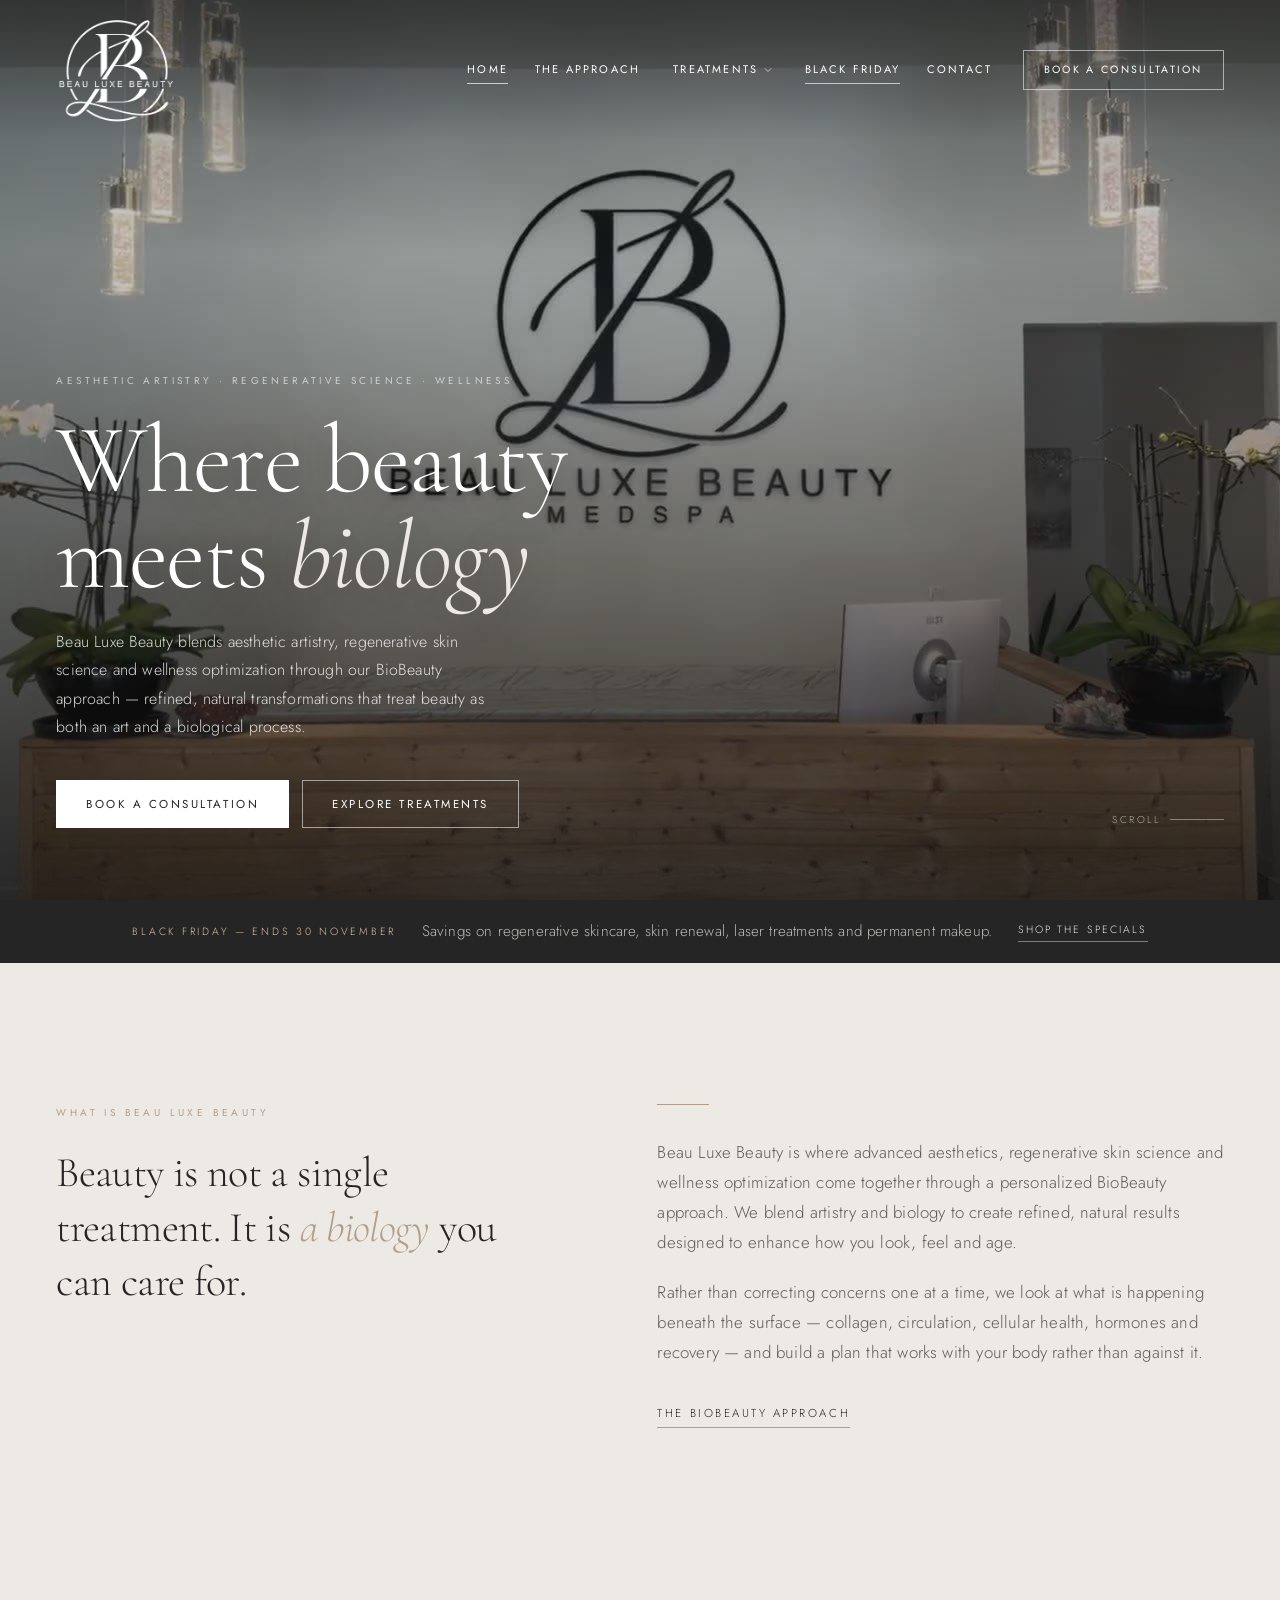
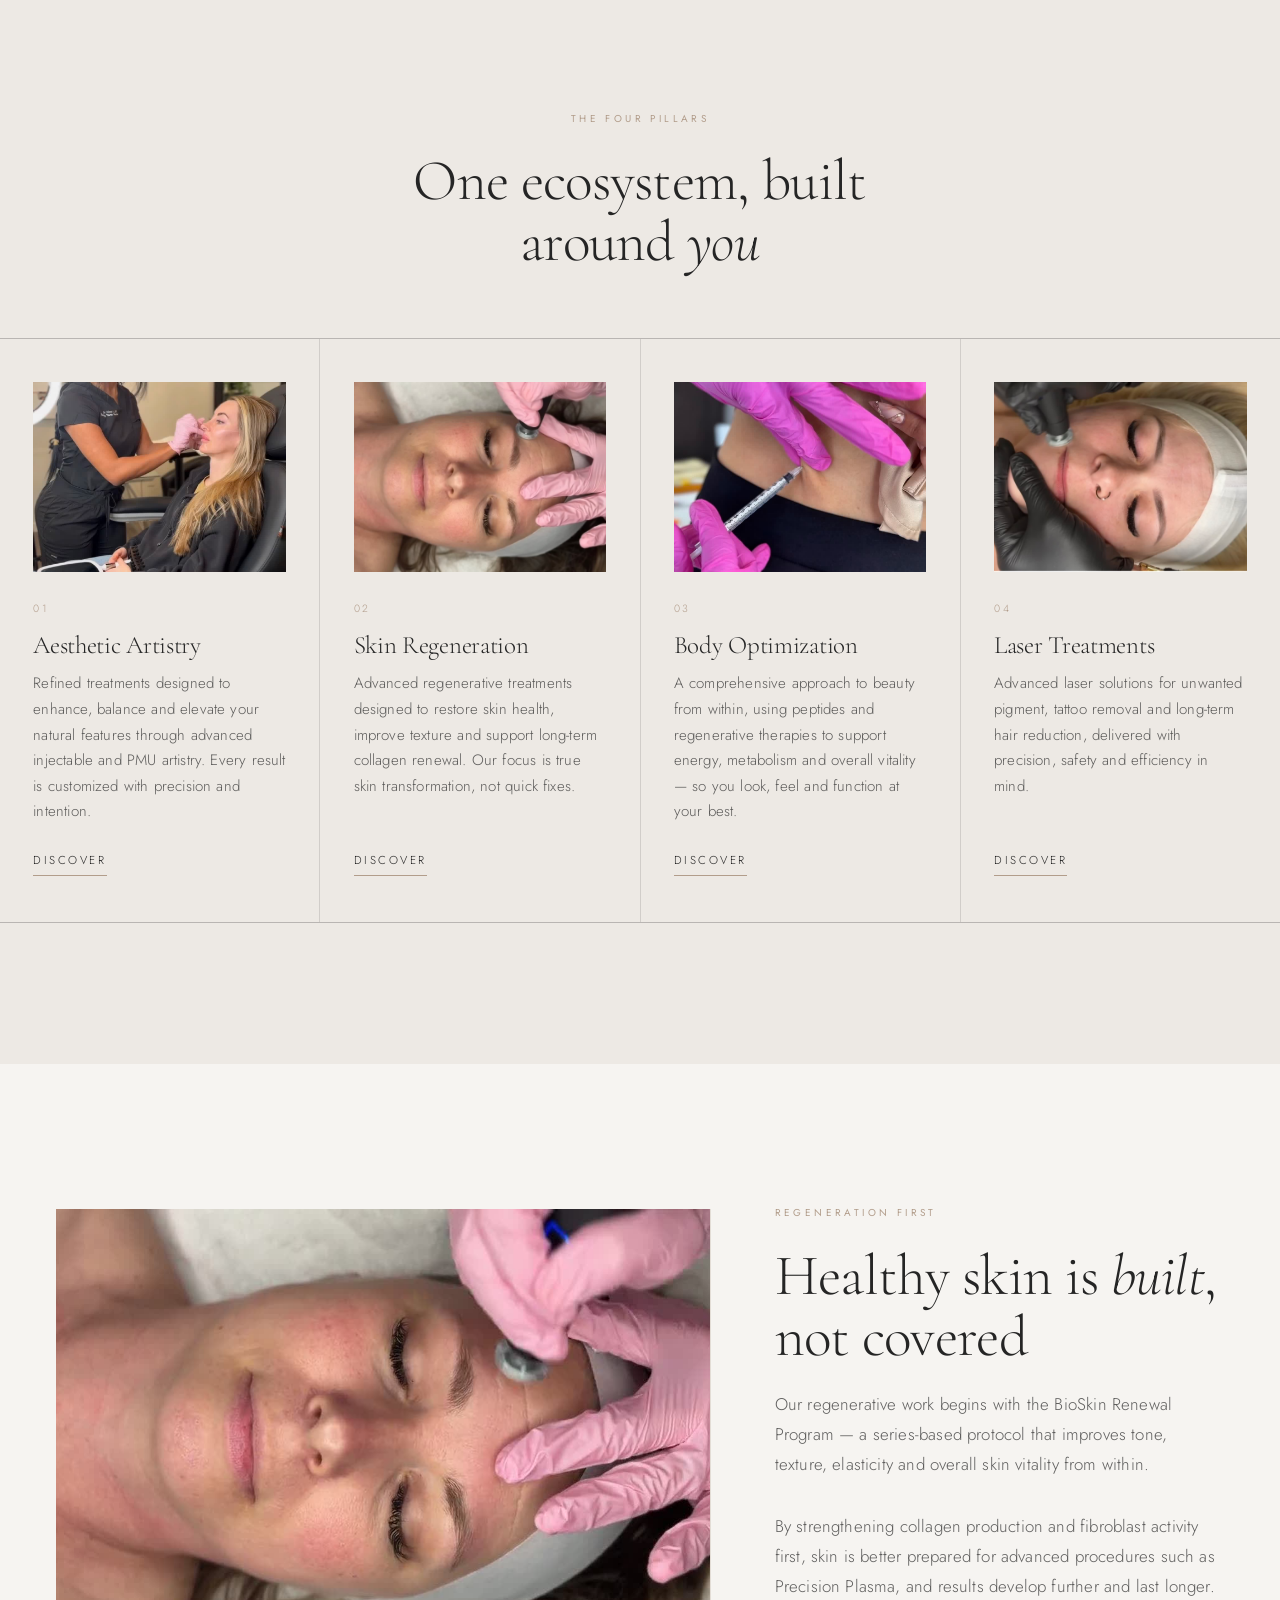
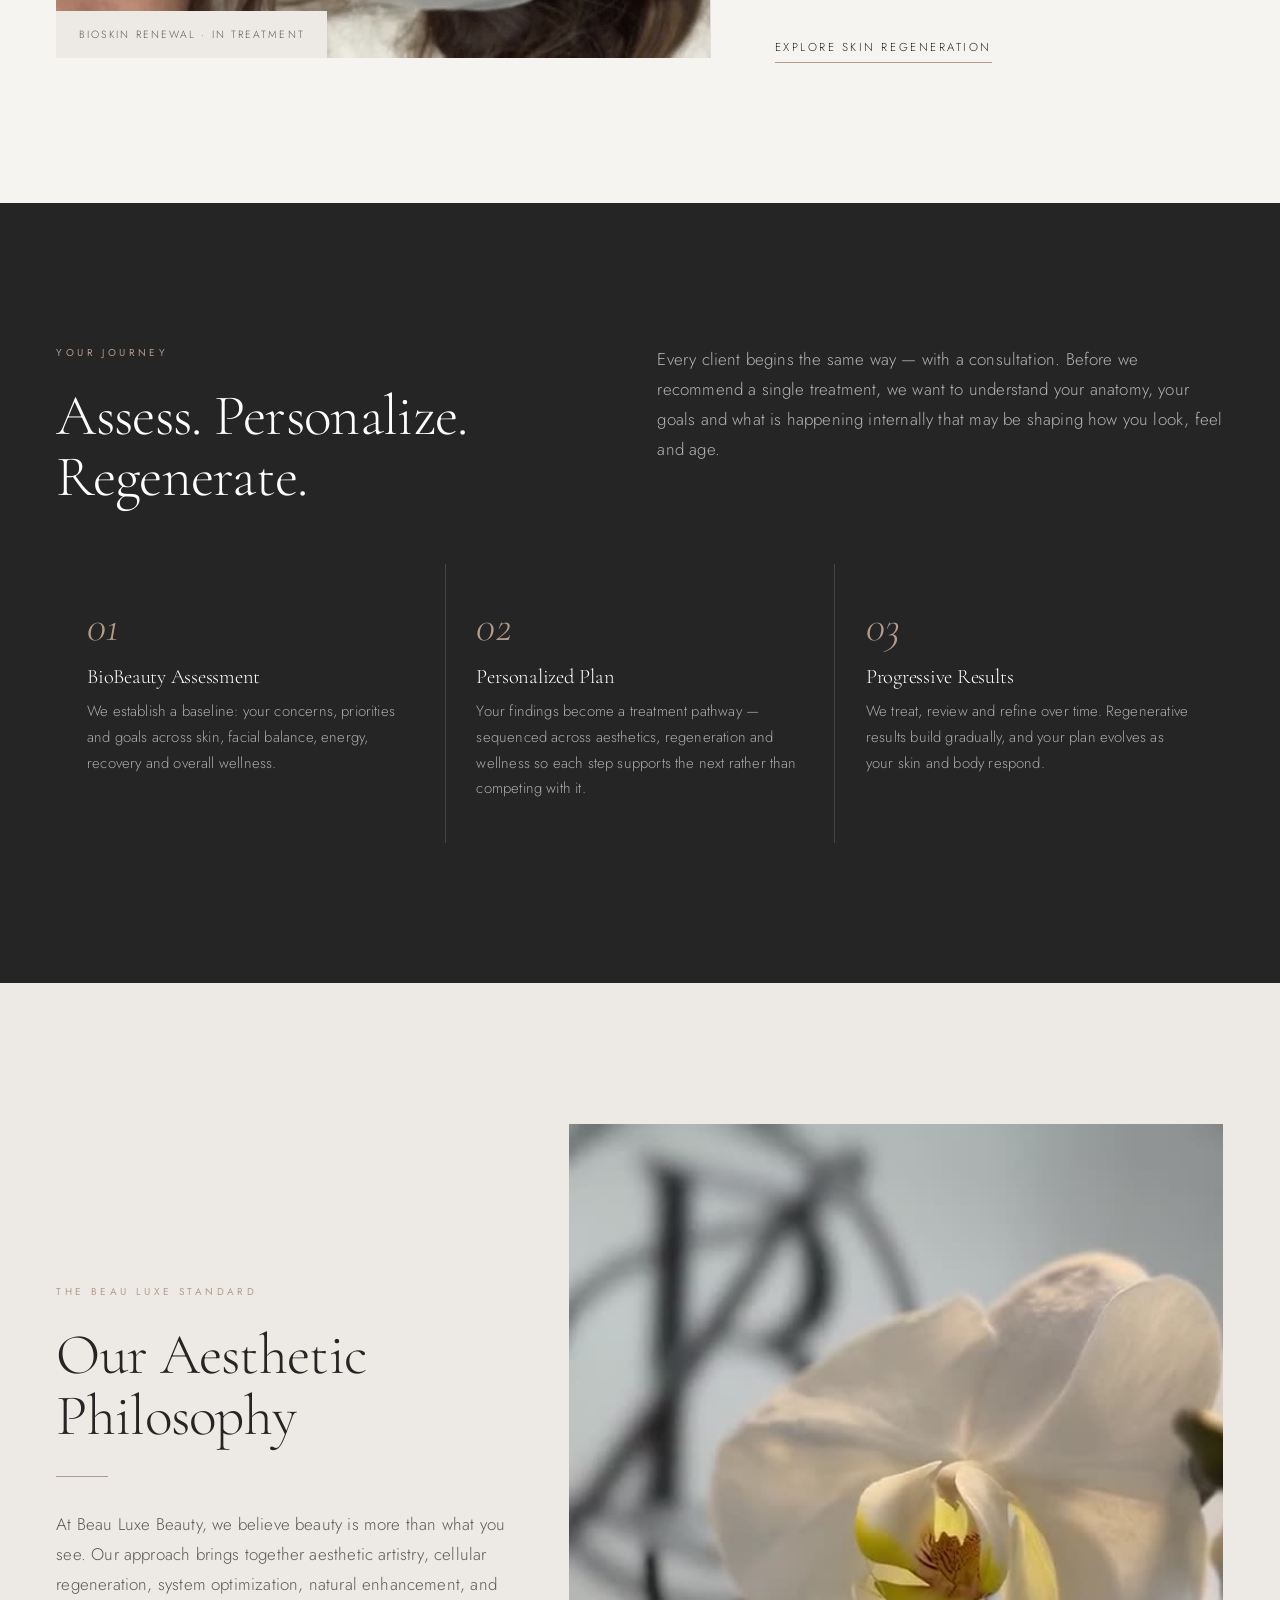
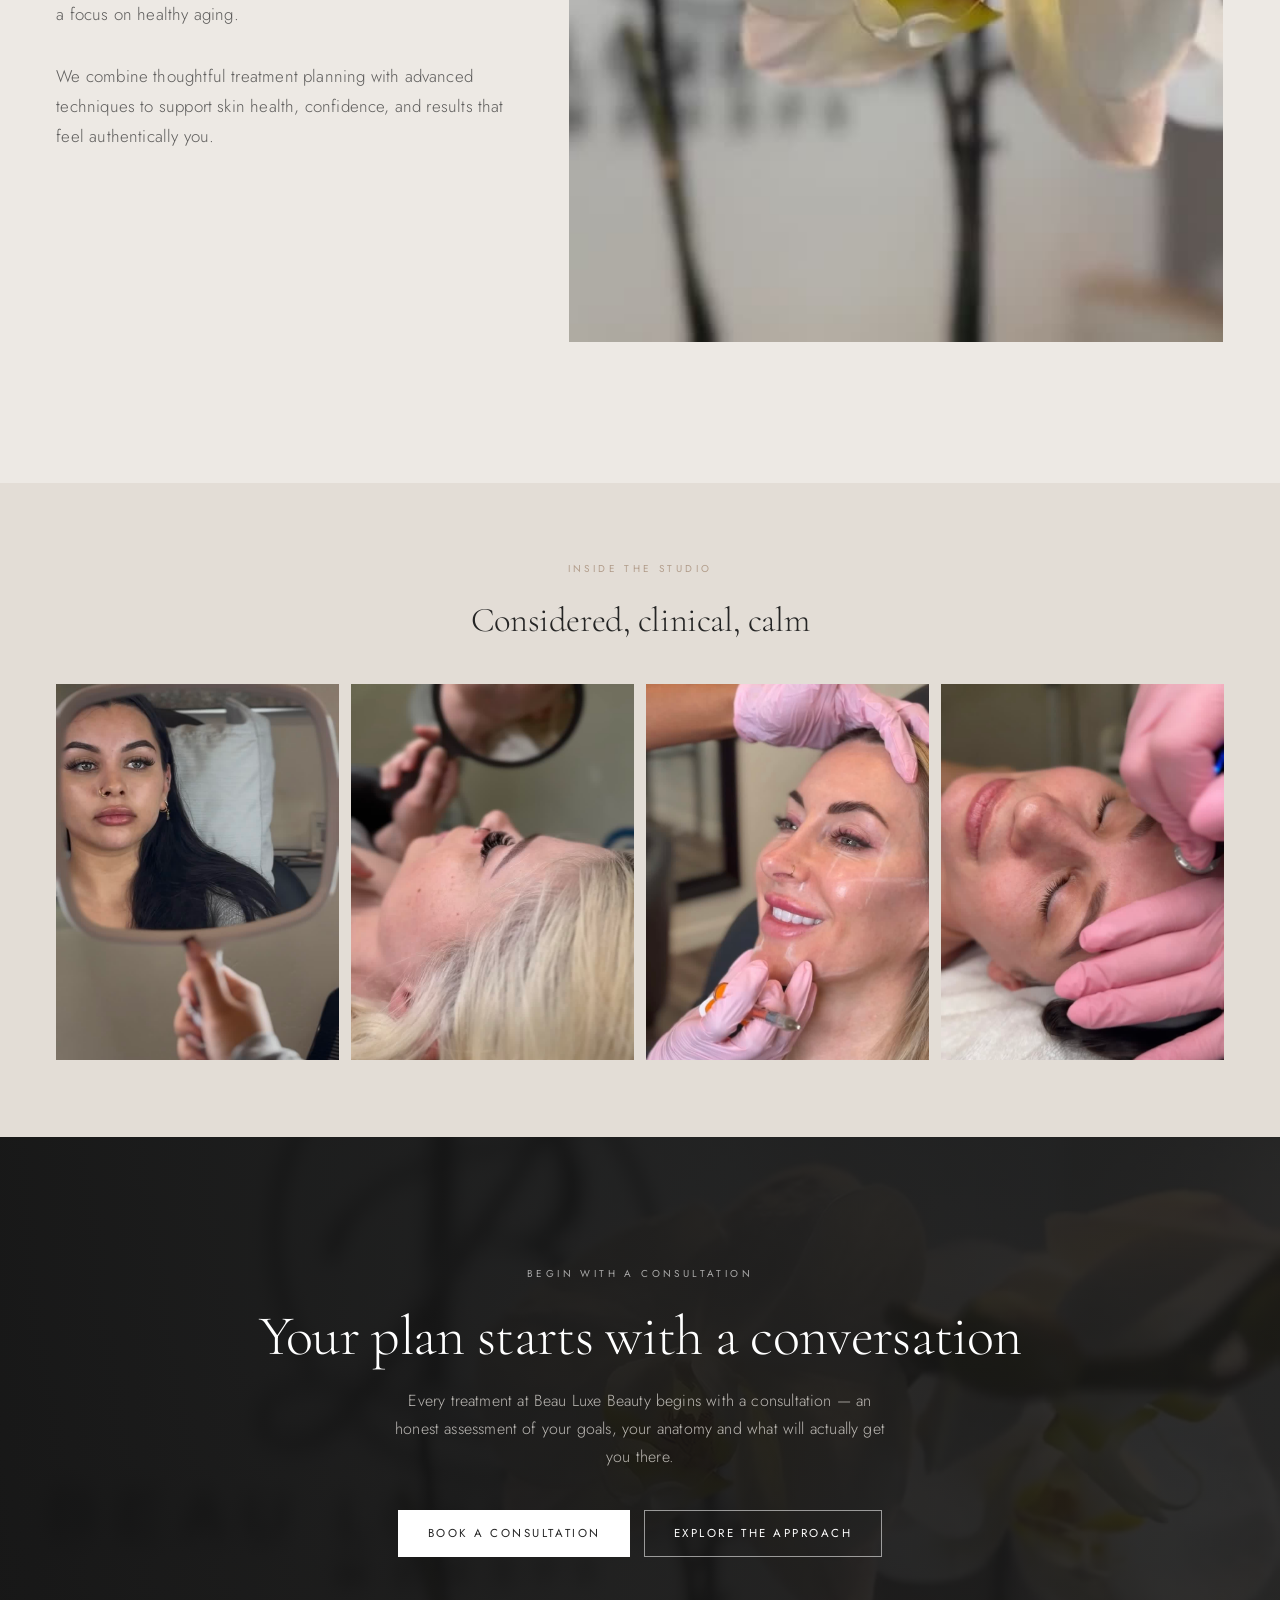
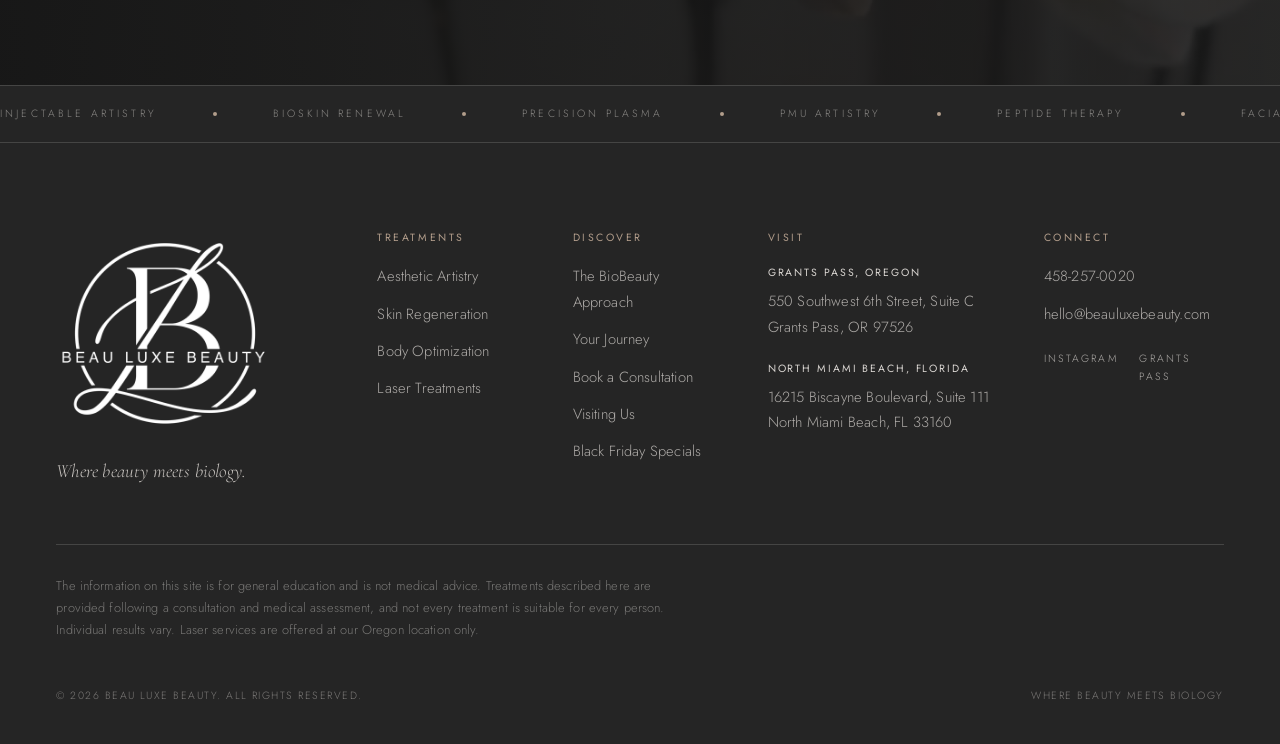
<file: index.html>
<!doctype html>
<html lang="en">
<head>
<meta charset="utf-8">
<meta name="viewport" content="width=device-width, initial-scale=1">
<script>document.documentElement.className += " js no-anim";</script>
<title>Beau Luxe Beauty | Where Beauty Meets Biology</title>
<meta name="description" content="Beau Luxe Beauty is a med spa where advanced aesthetics, regenerative skin science and wellness optimization come together through a personalized BioBeauty approach.">
<meta name="theme-color" content="#EDE9E4">
<meta property="og:site_name" content="Beau Luxe Beauty">
<meta property="og:title" content="Beau Luxe Beauty | Where Beauty Meets Biology">
<meta property="og:description" content="Beau Luxe Beauty is a med spa where advanced aesthetics, regenerative skin science and wellness optimization come together through a personalized BioBeauty approach.">
<meta property="og:type" content="website">
<meta property="og:image" content="https://www.beauluxebeauty.com/assets/img/poster-hero.jpg">
<meta property="og:url" content="https://www.beauluxebeauty.com/">
<link rel="canonical" href="https://www.beauluxebeauty.com/">
<link rel="icon" href="assets/img/favicon-32.png" sizes="32x32">
<link rel="apple-touch-icon" href="assets/img/favicon-180.png">
<link rel="preconnect" href="https://fonts.googleapis.com">
<link rel="preconnect" href="https://fonts.gstatic.com" crossorigin>
<link href="https://fonts.googleapis.com/css2?family=Cormorant+Garamond:ital,wght@0,300;0,400;0,500;1,300;1,400&family=Jost:wght@300;400;500&display=swap" rel="stylesheet">
<link rel="stylesheet" href="assets/css/styles.css">
<script defer src="assets/js/main.js"></script>
</head>
<body class="">
<a class="skip" href="#main">Skip to content</a>
<header class="header">
  <div class="header__inner">
    <a class="brand" href="index.html">
      <img class="brand__light" src="assets/img/logo-head-white.png" width="280" height="257" alt="Beau Luxe Beauty">
      <img class="brand__dark" src="assets/img/logo-head.png" width="280" height="257" alt="" aria-hidden="true">
    </a>

    <nav class="nav" aria-label="Primary">
      <ul class="nav__list">
        <li><a class="nav__link" aria-current="page" href="index.html">Home</a></li>
        <li><a class="nav__link" href="about.html">The Approach</a></li>
        <li class="nav__item">
          <button type="button" class="nav__link nav__toggle" aria-expanded="false">
            Treatments
            <svg viewBox="0 0 10 6" aria-hidden="true" fill="none"><path d="M1 1l4 4 4-4" stroke="currentColor" stroke-width="1"/></svg>
          </button>
          <div class="nav__panel">
            <a href="aesthetic-artistry.html">Aesthetic Artistry<span>Injectable &amp; PMU</span></a>
            <a href="skin-regeneration.html">Skin Regeneration<span>BioSkin Renewal &amp; Precision Plasma</span></a>
            <a href="body-optimization.html">Body Optimization<span>Beauty from within</span></a>
            <a href="laser-treatments.html">Laser Treatments<span>Oregon</span></a>
          </div>
        </li>
        <li><a class="nav__link nav__link--bf" href="blackfriday.html">Black Friday</a></li>
        <li><a class="nav__link" href="contact.html">Contact</a></li>
      </ul>
      <a class="btn" data-book href="contact.html">Book a Consultation</a>
    </nav>

    <button class="burger" type="button" aria-expanded="false" aria-controls="drawer">
      <span></span><span></span><span></span>
      <span class="sr-only">Open menu</span>
    </button>
  </div>
</header>

<div class="drawer" id="drawer" aria-hidden="true">
  <ul class="drawer__list">
    <li><a href="index.html">Home</a></li>
    <li><a href="about.html">The Approach</a></li>
    <li>
      <a href="aesthetic-artistry.html">Treatments</a>
      <div class="drawer__sub">
        <a href="aesthetic-artistry.html">Aesthetic Artistry</a>
        <a href="skin-regeneration.html">Skin Regeneration</a>
        <a href="body-optimization.html">Body Optimization</a>
        <a href="laser-treatments.html">Laser Treatments</a>
      </div>
    </li>
    <li><a href="blackfriday.html">Black Friday Specials</a></li>
    <li><a href="contact.html">Contact</a></li>
  </ul>
  <div class="drawer__foot">
    <a class="btn btn--solid-light" data-book href="contact.html">Book a Consultation</a>
    <p class="drawer__meta">Where beauty meets biology</p>
  </div>
</div>
<main id="main">

  <!-- ===== Hero ===== -->
  <section class="hero">
    <div class="hero__media">
      <video data-bg data-src="assets/video/hero-reception.mp4" muted loop playsinline preload="none"
             poster="assets/img/poster-hero.jpg">
        <img src="assets/img/poster-hero.jpg" alt="The Beau Luxe Beauty reception, with white orchids beneath the signature monogram">
      </video>
    </div>

    <div class="hero__inner">
      <span class="eyebrow eyebrow--light">Aesthetic Artistry &middot; Regenerative Science &middot; Wellness</span>
      <h1 class="hero__title">Where beauty meets <em>biology</em></h1>
      <p class="hero__text">
        Beau Luxe Beauty blends aesthetic artistry, regenerative skin science and wellness
        optimization through our BioBeauty approach &mdash; refined, natural transformations
        that treat beauty as both an art and a biological process.
      </p>
      <div class="hero__actions">
        <a class="btn btn--solid-light" data-book href="contact.html">Book a Consultation</a>
        <a class="btn btn--light" href="#pillars">Explore Treatments</a>
      </div>
    </div>

    <div class="scroll-cue" aria-hidden="true"><span>Scroll</span><i></i></div>
  </section>

  <!-- ===== Black Friday teaser (campaign only - remove after 30 Nov 2026) ===== -->
  <div class="bfteaser">
    <div class="wrap bfteaser__inner">
      <span class="bfteaser__tag">Black Friday &mdash; ends 30 November</span>
      <p class="bfteaser__txt">Savings on regenerative skincare, skin renewal, laser treatments and permanent makeup.</p>
      <a class="bfteaser__link" href="blackfriday.html">Shop the Specials</a>
    </div>
  </div>

  <!-- ===== Introduction ===== -->
  <section class="section">
    <div class="wrap split">
      <div class="reveal">
        <span class="eyebrow">What is Beau Luxe Beauty</span>
        <p class="statement">
          Beauty is not a single treatment. It is <em>a biology</em> you can care for.
        </p>
      </div>
      <div class="reveal" data-d="1">
        <hr class="rule-short">
        <p class="lede">
          Beau Luxe Beauty is where advanced aesthetics, regenerative skin science and wellness
          optimization come together through a personalized BioBeauty approach. We blend artistry
          and biology to create refined, natural results designed to enhance how you look, feel and age.
        </p>
        <p class="lede">
          Rather than correcting concerns one at a time, we look at what is happening beneath the
          surface &mdash; collagen, circulation, cellular health, hormones and recovery &mdash; and build a
          plan that works with your body rather than against it.
        </p>
        <p style="margin-top:2rem"><a class="link-line" href="about.html">The BioBeauty Approach</a></p>
      </div>
    </div>
  </section>


  <!-- ===== Four pillars ===== -->
  <section class="section" id="pillars">
    <div class="wrap center" style="margin-bottom:clamp(38px,5vw,70px)">
      <span class="eyebrow reveal">The Four Pillars</span>
      <h2 class="d2 reveal" data-d="1" style="max-width:20ch;margin-inline:auto">
        One ecosystem, built around <em class="i">you</em>
      </h2>
    </div>

    <div class="pillars">
      <article class="pillar reveal">
        <div class="pillar__media">
          <img src="assets/img/inject-provider-01.jpg" alt="A provider performing a customised injectable treatment" loading="lazy">
        </div>
        <span class="pillar__num">01</span>
        <h3 class="pillar__title">Aesthetic Artistry</h3>
        <p class="pillar__text">
          Refined treatments designed to enhance, balance and elevate your natural features through
          advanced injectable and PMU artistry. Every result is customized with precision and intention.
        </p>
        <a class="link-line" href="aesthetic-artistry.html">Discover</a>
      </article>

      <article class="pillar reveal" data-d="1">
        <div class="pillar__media">
          <img src="assets/img/skin-plasma-01.jpg" alt="A regenerative plasma treatment being performed on the face" loading="lazy">
        </div>
        <span class="pillar__num">02</span>
        <h3 class="pillar__title">Skin Regeneration</h3>
        <p class="pillar__text">
          Advanced regenerative treatments designed to restore skin health, improve texture and support
          long-term collagen renewal. Our focus is true skin transformation, not quick fixes.
        </p>
        <a class="link-line" href="skin-regeneration.html">Discover</a>
      </article>

      <article class="pillar reveal" data-d="2">
        <div class="pillar__media">
          <img src="assets/img/body-peptide-01.jpg" alt="A peptide therapy injection being administered" loading="lazy">
        </div>
        <span class="pillar__num">03</span>
        <h3 class="pillar__title">Body Optimization</h3>
        <p class="pillar__text">
          A comprehensive approach to beauty from within, using peptides and regenerative therapies to
          support energy, metabolism and overall vitality &mdash; so you look, feel and function at your best.
        </p>
        <a class="link-line" href="body-optimization.html">Discover</a>
      </article>

      <article class="pillar reveal" data-d="3">
        <span class="pillar__tag">Oregon</span>
        <div class="pillar__media">
          <img src="assets/img/skin-plasma-05.jpg" alt="A precision device treatment in a Beau Luxe Beauty treatment room" loading="lazy">
        </div>
        <span class="pillar__num">04</span>
        <h3 class="pillar__title">Laser Treatments</h3>
        <p class="pillar__text">
          Advanced laser solutions for unwanted pigment, tattoo removal and long-term hair reduction,
          delivered with precision, safety and efficiency in mind.
        </p>
        <a class="link-line" href="laser-treatments.html">Discover</a>
      </article>
    </div>
  </section>

  <!-- ===== Feature: regeneration first ===== -->
  <section class="section band-bone">
    <div class="wrap feature">
      <div class="feature__media feature__media--wide reveal">
        <video data-bg muted loop playsinline preload="none" data-poster="assets/img/poster-plasma.jpg">
          <source src="assets/video/plasma-treatment.mp4" type="video/mp4">
        </video>
        <p class="media-note">BioSkin Renewal &middot; in treatment</p>
      </div>
      <div class="feature__body reveal" data-d="1">
        <span class="eyebrow">Regeneration first</span>
        <h2 class="d2">Healthy skin is <em class="i">built</em>, not covered</h2>
        <p class="lede">
          Our regenerative work begins with the BioSkin Renewal Program &mdash; a series-based protocol
          that improves tone, texture, elasticity and overall skin vitality from within.
        </p>
        <p class="lede">
          By strengthening collagen production and fibroblast activity first, skin is better prepared for
          advanced procedures such as Precision Plasma, and results develop further and last longer.
        </p>
        <a class="link-line" href="skin-regeneration.html">Explore Skin Regeneration</a>
      </div>
    </div>
  </section>

  <!-- ===== The journey ===== -->
  <section class="section band-dark">
    <div class="wrap" style="margin-bottom:clamp(34px,4.4vw,60px)">
      <div class="split">
        <div class="reveal">
          <span class="eyebrow">Your journey</span>
          <h2 class="d2">Assess. Personalize.<br>Regenerate.</h2>
        </div>
        <div class="reveal" data-d="1">
          <p class="lede">
            Every client begins the same way &mdash; with a consultation. Before we recommend a single
            treatment, we want to understand your anatomy, your goals and what is happening internally
            that may be shaping how you look, feel and age.
          </p>
        </div>
      </div>
    </div>

    <div class="wrap">
      <div class="steps reveal">
        <div class="step">
          <span class="step__num">01</span>
          <h3>BioBeauty Assessment</h3>
          <p>
            We establish a baseline: your concerns, priorities and goals across skin, facial balance,
            energy, recovery and overall wellness.
          </p>
        </div>
        <div class="step">
          <span class="step__num">02</span>
          <h3>Personalized Plan</h3>
          <p>
            Your findings become a treatment pathway &mdash; sequenced across aesthetics, regeneration and
            wellness so each step supports the next rather than competing with it.
          </p>
        </div>
        <div class="step">
          <span class="step__num">03</span>
          <h3>Progressive Results</h3>
          <p>
            We treat, review and refine over time. Regenerative results build gradually, and your plan
            evolves as your skin and body respond.
          </p>
        </div>
      </div>
    </div>
  </section>

  <!-- ===== Brand moment ===== -->
  <section class="section">
    <div class="wrap feature feature--flip">
      <div class="feature__media feature__media--tall reveal">
        <video data-bg muted loop playsinline preload="none" data-poster="assets/img/poster-orchid.jpg">
          <source src="assets/video/orchid.mp4" type="video/mp4">
        </video>
      </div>
      <div class="feature__body reveal" data-d="1">
        <span class="eyebrow">The Beau Luxe standard</span>
        <h2 class="d2">Our Aesthetic Philosophy</h2>
        <hr class="rule-short" style="margin-top:1.8rem">
        <p class="lede">
          At Beau Luxe Beauty, we believe beauty is more than what you see. Our approach brings
          together aesthetic artistry, cellular regeneration, system optimization, natural
          enhancement, and a focus on healthy aging.
        </p>
        <p class="lede">
          We combine thoughtful treatment planning with advanced techniques to support skin health,
          confidence, and results that feel authentically you.
        </p>
      </div>
    </div>
  </section>

  <!-- ===== Gallery ===== -->
  <section class="section band-cream-deep" style="padding-block:clamp(48px,6vw,88px)">
    <div class="wrap center" style="margin-bottom:clamp(28px,3.4vw,46px)">
      <span class="eyebrow reveal">Inside the studio</span>
      <h2 class="d3 reveal" data-d="1">Considered, clinical, calm</h2>
    </div>
    <div class="wrap">
      <div class="gallery reveal">
        <figure><img src="assets/img/inject-result-mirror.jpg" alt="A client reviewing her results in a hand mirror after treatment" loading="lazy"></figure>
        <figure><img src="assets/img/skin-consult-01.jpg" alt="A client resting during a regenerative skin treatment" loading="lazy"></figure>
        <figure><img src="assets/img/inject-chin-01.jpg" alt="A provider performing precise facial balancing" loading="lazy"></figure>
        <figure><img src="assets/img/skin-plasma-03.jpg" alt="A plasma device being applied along the cheek" loading="lazy"></figure>
      </div>
    </div>
  </section>

</main>
<section class="cta">
  <div class="cta__bg">
    <img src="assets/img/poster-orchid.jpg" alt="" aria-hidden="true" loading="lazy">
  </div>
  <div class="wrap cta__inner reveal">
    <span class="eyebrow eyebrow--light">Begin with a consultation</span>
    <h2 class="d2">Your plan starts with a conversation</h2>
    <p>Every treatment at Beau Luxe Beauty begins with a consultation &mdash; an honest assessment of your goals, your anatomy and what will actually get you there.</p>
    <div class="cta__actions">
      <a class="btn btn--solid-light" data-book href="contact.html">Book a Consultation</a>
      <a class="btn btn--light" href="about.html">Explore the Approach</a>
    </div>
  </div>
</section>
<!-- Closing marquee: sits directly above the footer -->
<div class="strip strip--dark" aria-hidden="true">
  <div class="strip__track">
    <span>Injectable Artistry</span><span>BioSkin Renewal</span><span>Precision Plasma</span>
    <span>PMU Artistry</span><span>Peptide Therapy</span><span>Facial Balancing</span>
    <span>Lymphatic Therapy</span><span>Laser Hair Removal</span><span>Biostimulators</span>
    <span>Injectable Artistry</span><span>BioSkin Renewal</span><span>Precision Plasma</span>
    <span>PMU Artistry</span><span>Peptide Therapy</span><span>Facial Balancing</span>
    <span>Lymphatic Therapy</span><span>Laser Hair Removal</span><span>Biostimulators</span>
  </div>
</div>
<!-- ===== Black Friday pop-up (campaign only - remove after 30 Nov 2026) ===== -->
<div class="bfpop" id="bfpop" role="dialog" aria-modal="true" aria-label="Black Friday at Beau Luxe Beauty">
  <div class="bfpop__scrim"></div>
  <div class="bfpop__box">
    <button class="bfpop__close" type="button">
      <svg viewBox="0 0 14 14" aria-hidden="true" fill="none"><path d="M1 1l12 12M13 1L1 13" stroke="currentColor" stroke-width="1.4"/></svg>
      <span class="sr-only">Close</span>
    </button>

    <a href="blackfriday.html">
      <img class="bfpop__art" data-src="assets/img/bf-popup.jpg" width="1500" height="845"
           alt="Black Friday at Beau Luxe Beauty. Beauty evolved. Exclusive offers on regenerative skincare, skin renewal, laser treatments, tattoo removal and permanent makeup. November 27 to 30. Shop Black Friday specials.">
    </a>

    <div class="bfpop__mob">
      <img class="bfpop__mobimg" data-src="assets/img/bf-popup-mobile.jpg" width="620" height="420" alt="" aria-hidden="true">
      <div class="bfpop__mobbody">
        <span class="bf-eyebrow">Beau Luxe Beauty</span>
        <p class="bfpop__mobttl">Black Friday</p>
        <p class="bfpop__mobsub">Beauty Evolved.</p>
        <p class="bfpop__mobtxt">Exclusive savings on regenerative skincare, skin renewal, laser treatments and permanent makeup.</p>
        <a class="btn btn--solid-light" href="blackfriday.html">Shop Our Black Friday Specials</a>
        <span class="bfpop__mobdate">November 27 &ndash; 30</span>
      </div>
    </div>
  </div>
</div>
<footer class="footer">
  <div class="wrap">
    <div class="footer__top">
      <div class="footer__brand">
        <img src="assets/img/logo-full-white.png" width="480" height="440" loading="lazy" decoding="async" alt="Beau Luxe Beauty">
        <p class="footer__tag">Where beauty meets biology.</p>
      </div>

      <div>
        <h4>Treatments</h4>
        <ul class="footer__list">
          <li><a href="aesthetic-artistry.html">Aesthetic Artistry</a></li>
          <li><a href="skin-regeneration.html">Skin Regeneration</a></li>
          <li><a href="body-optimization.html">Body Optimization</a></li>
          <li><a href="laser-treatments.html">Laser Treatments</a></li>
        </ul>
      </div>

      <div>
        <h4>Discover</h4>
        <ul class="footer__list">
          <li><a href="about.html">The BioBeauty Approach</a></li>
          <li><a href="about.html#journey">Your Journey</a></li>
          <li><a href="contact.html">Book a Consultation</a></li>
          <li><a href="contact.html#visit">Visiting Us</a></li>
          <li><a href="blackfriday.html">Black Friday Specials</a></li>
        </ul>
      </div>

      <div>
        <h4>Visit</h4>
        <ul class="footer__list">
          <li>
            <strong class="footer__loc">Grants Pass, Oregon</strong>
            <a href="https://maps.google.com/?q=550+SW+6th+Street+Suite+C+Grants+Pass+OR+97526" rel="noopener">
              550 Southwest 6th Street, Suite C<br>Grants Pass, OR 97526
            </a>
          </li>
          <li>
            <strong class="footer__loc">North Miami Beach, Florida</strong>
            <a href="https://maps.google.com/?q=16215+Biscayne+Boulevard+Suite+111+North+Miami+Beach+FL+33160" rel="noopener">
              16215 Biscayne Boulevard, Suite 111<br>North Miami Beach, FL 33160
            </a>
          </li>
        </ul>
      </div>

      <div>
        <h4>Connect</h4>
        <ul class="footer__list">
          <li><a href="tel:+14582570020">458-257-0020</a></li>
          <li><a href="mailto:hello@beauluxebeauty.com">hello@beauluxebeauty.com</a></li>
        </ul>
        <div class="social" style="margin-top:1.4rem">
          <a href="https://www.instagram.com/beauluxebeautyusa/" rel="noopener">Instagram</a>
          <a href="https://www.instagram.com/beauluxebeautygrantspass/" rel="noopener">Grants Pass</a>
        </div>
      </div>
    </div>

    <p class="footer__legal">
      The information on this site is for general education and is not medical advice. Treatments described
      here are provided following a consultation and medical assessment, and not every treatment is suitable
      for every person. Individual results vary. Laser services are offered at our Oregon location only.
    </p>

    <div class="footer__bottom">
      <span>&copy; <span data-year>2026</span> Beau Luxe Beauty. All rights reserved.</span>
      <span>Where beauty meets biology</span>
    </div>
  </div>
</footer>
</body>
</html>
</file>
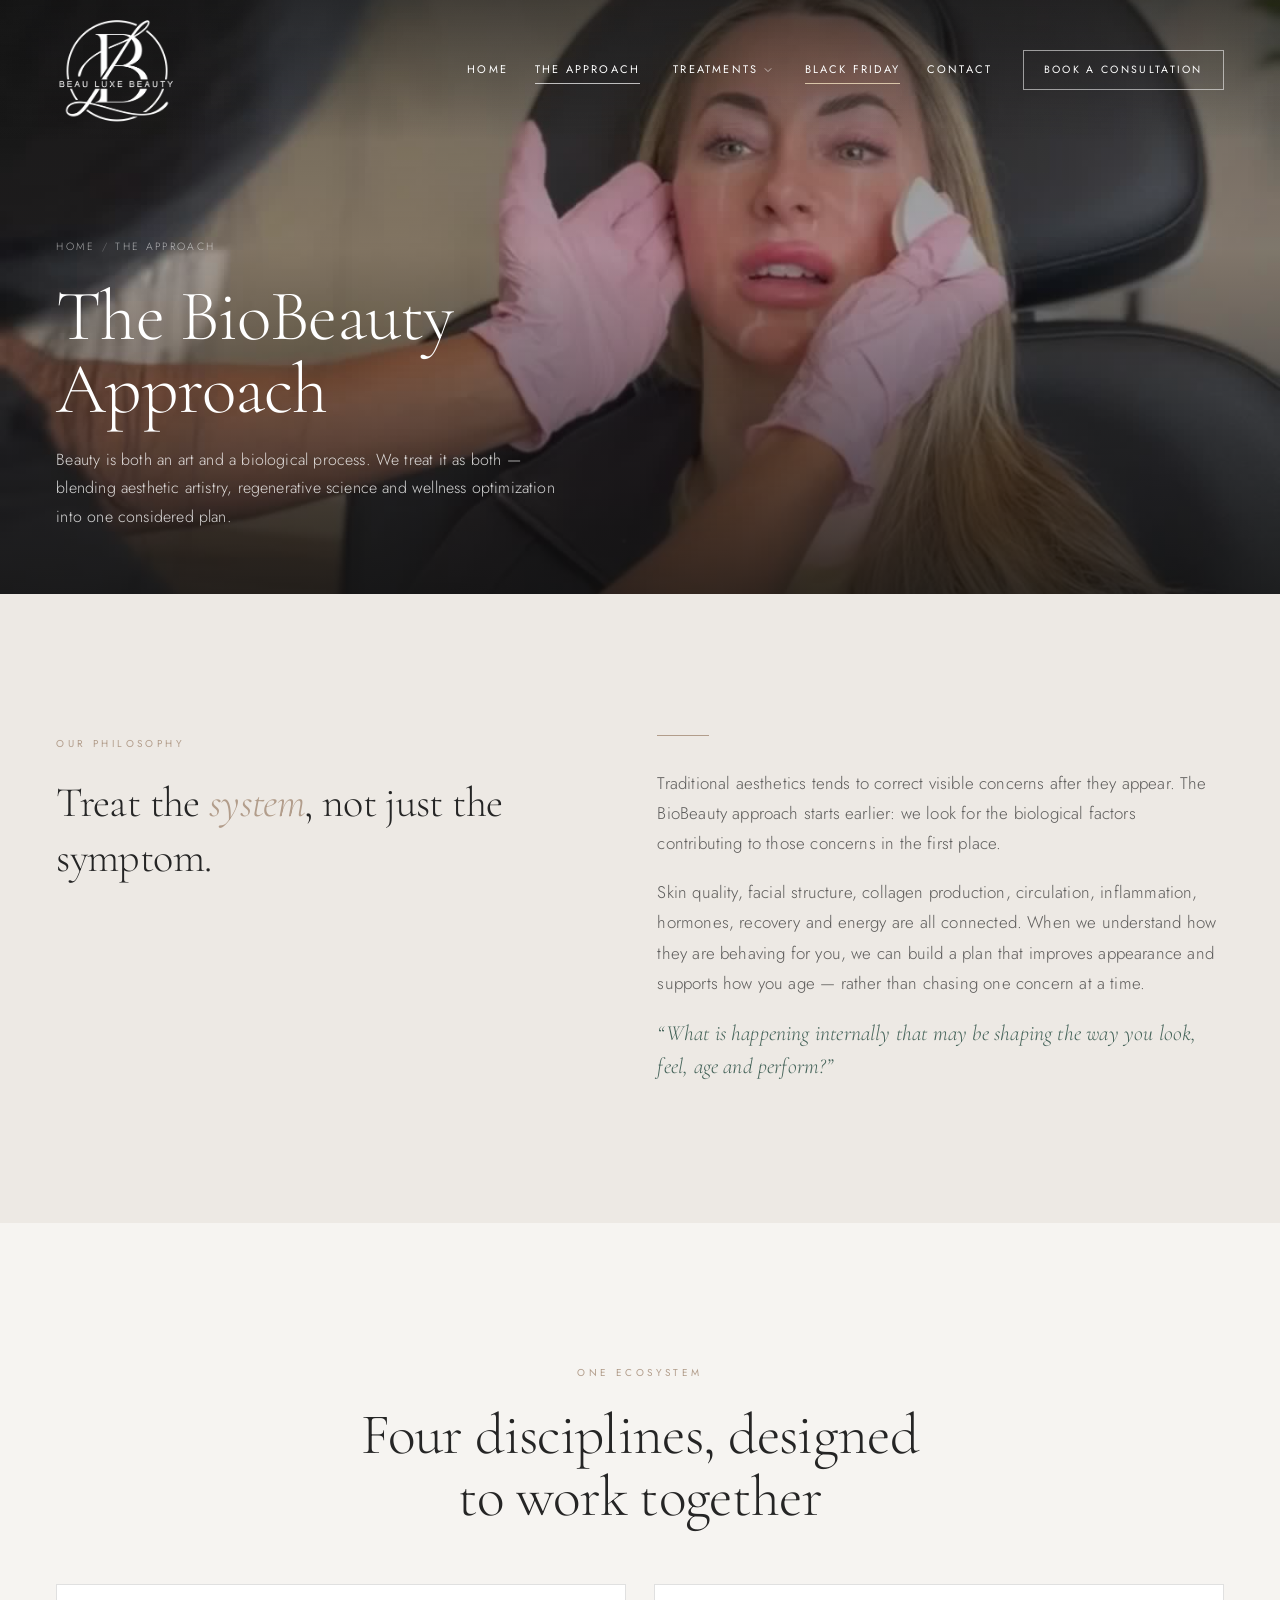
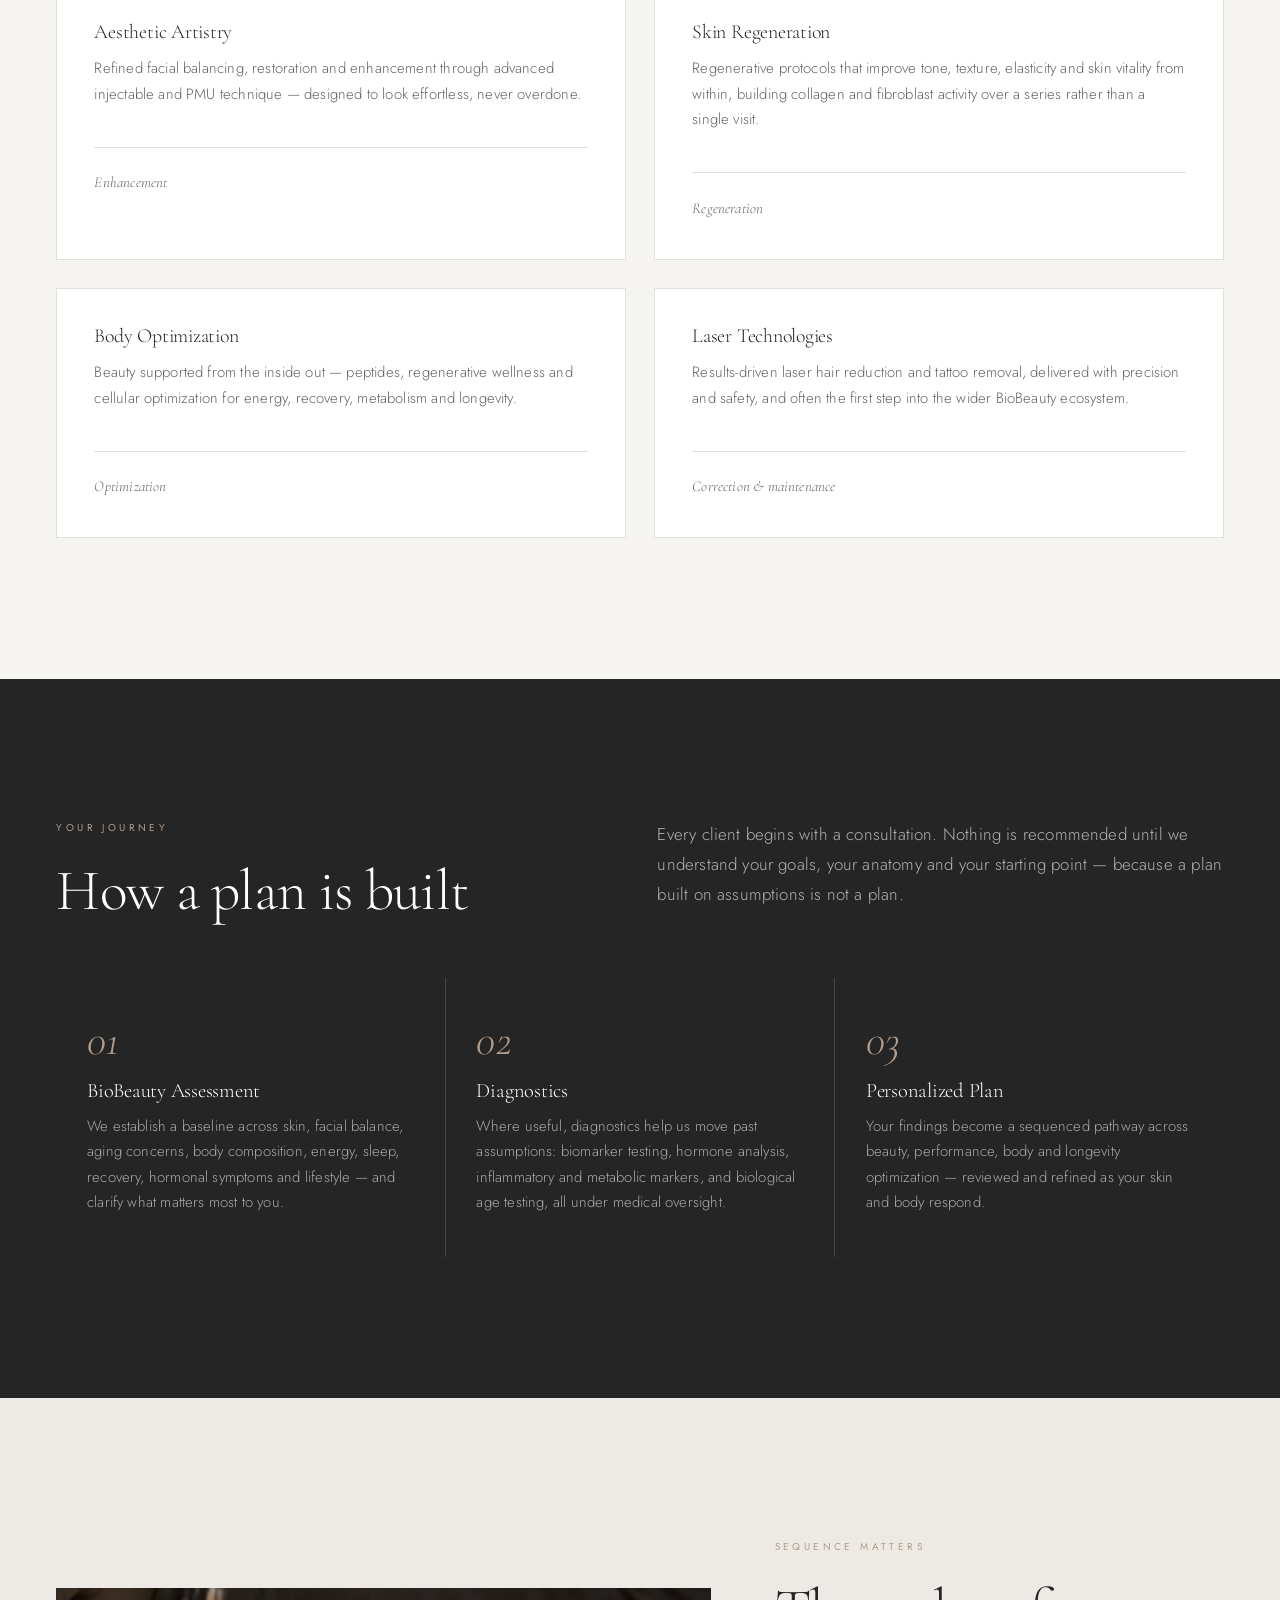
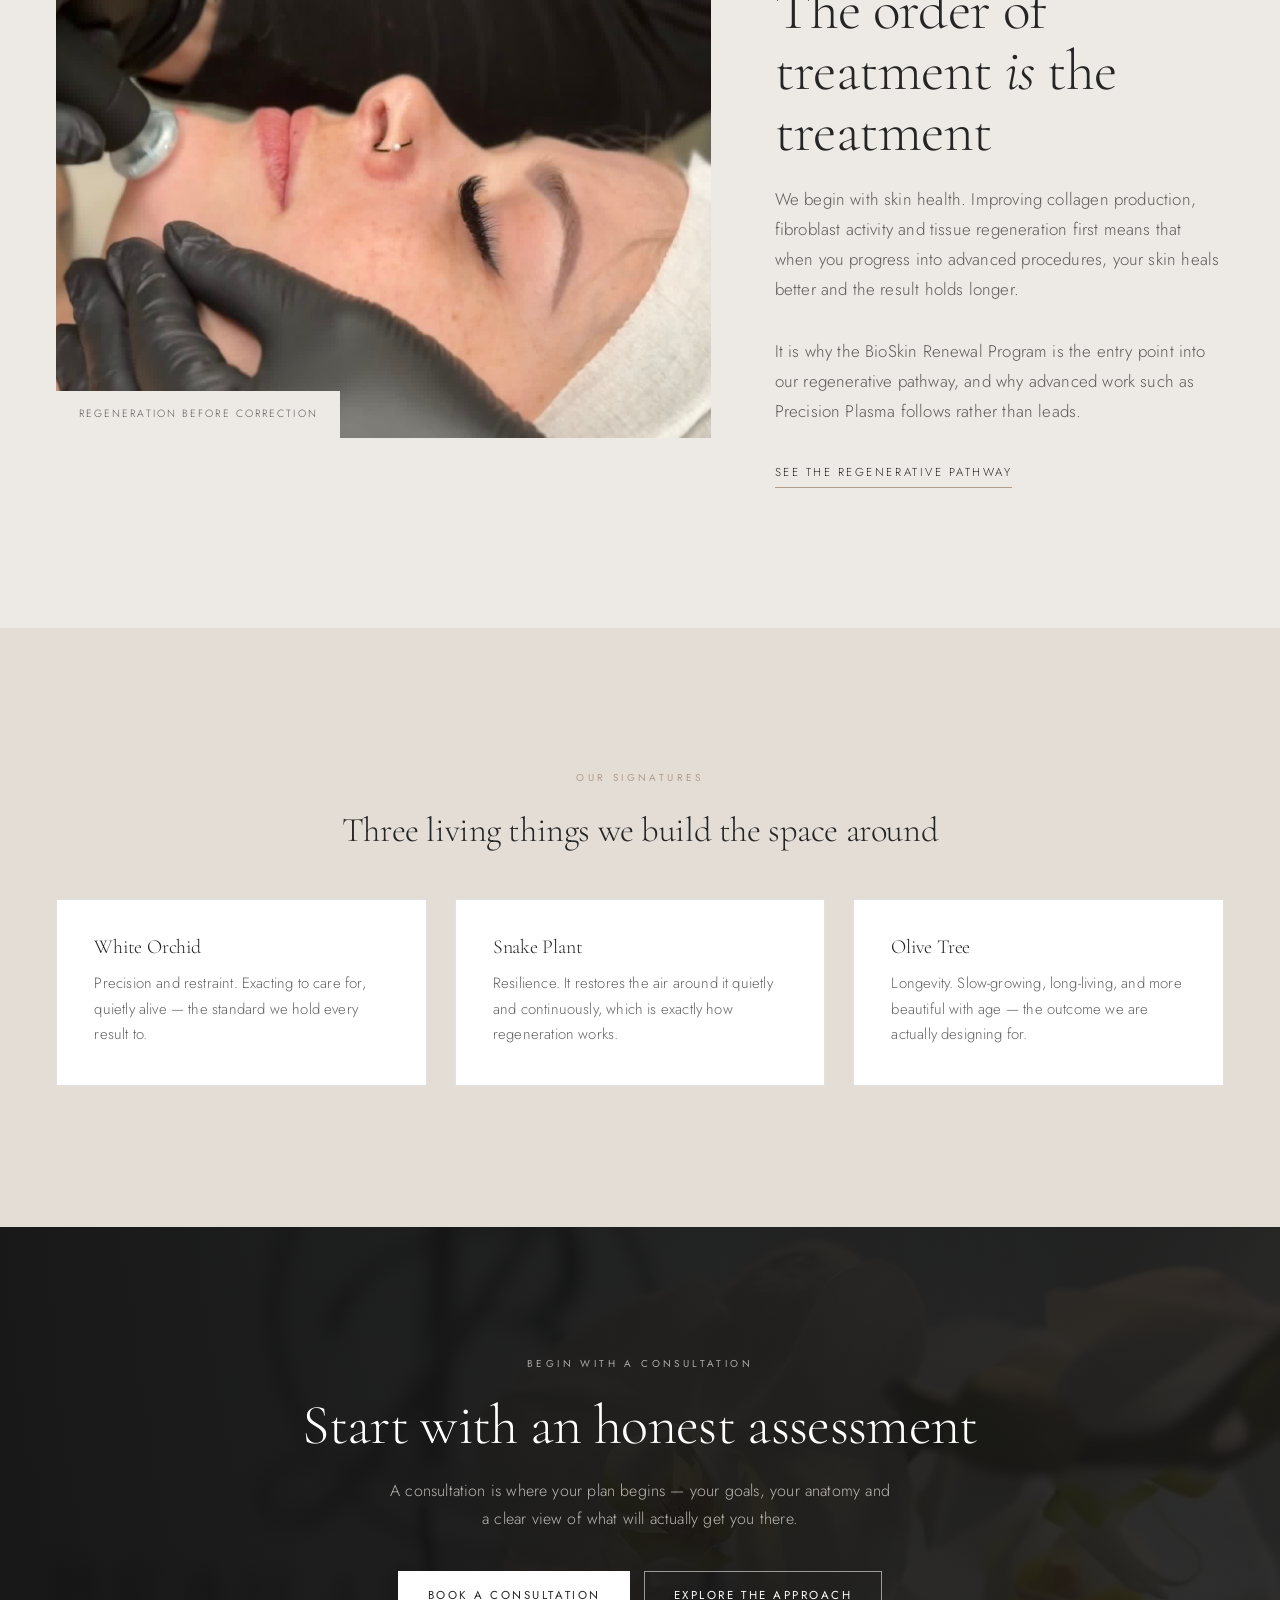
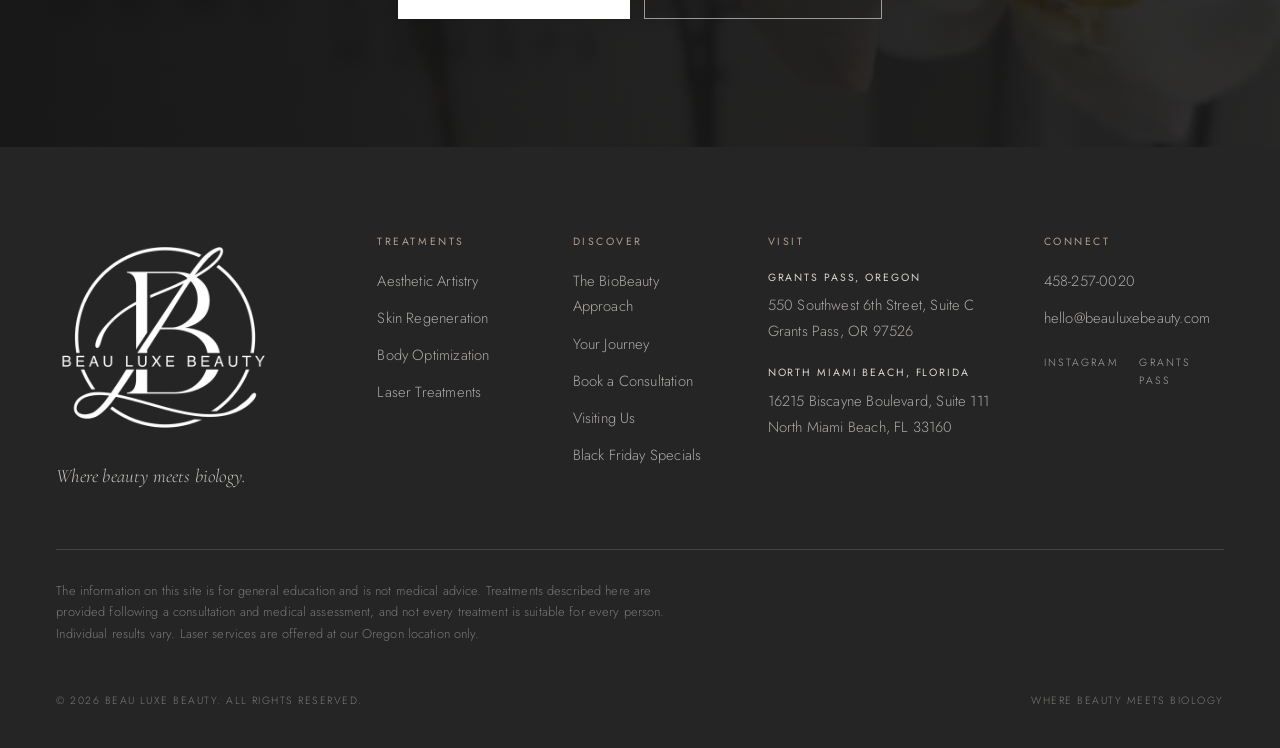
<file: about.html>
<!doctype html>
<html lang="en">
<head>
<meta charset="utf-8">
<meta name="viewport" content="width=device-width, initial-scale=1">
<script>document.documentElement.className += " js no-anim";</script>
<title>The BioBeauty Approach | Beau Luxe Beauty</title>
<meta name="description" content="Beau Luxe Beauty treats beauty as both an art and a biological process — combining aesthetic artistry, regenerative science and wellness optimization in one personalized plan.">
<meta name="theme-color" content="#EDE9E4">
<meta property="og:site_name" content="Beau Luxe Beauty">
<meta property="og:title" content="The BioBeauty Approach | Beau Luxe Beauty">
<meta property="og:description" content="Beau Luxe Beauty treats beauty as both an art and a biological process — combining aesthetic artistry, regenerative science and wellness optimization in one personalized plan.">
<meta property="og:type" content="website">
<meta property="og:image" content="https://www.beauluxebeauty.com/assets/img/poster-hero.jpg">
<meta property="og:url" content="https://www.beauluxebeauty.com/about.html">
<link rel="canonical" href="https://www.beauluxebeauty.com/about.html">
<link rel="icon" href="assets/img/favicon-32.png" sizes="32x32">
<link rel="apple-touch-icon" href="assets/img/favicon-180.png">
<link rel="preconnect" href="https://fonts.googleapis.com">
<link rel="preconnect" href="https://fonts.gstatic.com" crossorigin>
<link href="https://fonts.googleapis.com/css2?family=Cormorant+Garamond:ital,wght@0,300;0,400;0,500;1,300;1,400&family=Jost:wght@300;400;500&display=swap" rel="stylesheet">
<link rel="stylesheet" href="assets/css/styles.css">
<script defer src="assets/js/main.js"></script>
</head>
<body class="">
<a class="skip" href="#main">Skip to content</a>
<header class="header">
  <div class="header__inner">
    <a class="brand" href="index.html">
      <img class="brand__light" src="assets/img/logo-head-white.png" width="280" height="257" alt="Beau Luxe Beauty">
      <img class="brand__dark" src="assets/img/logo-head.png" width="280" height="257" alt="" aria-hidden="true">
    </a>

    <nav class="nav" aria-label="Primary">
      <ul class="nav__list">
        <li><a class="nav__link" href="index.html">Home</a></li>
        <li><a class="nav__link" aria-current="page" href="about.html">The Approach</a></li>
        <li class="nav__item">
          <button type="button" class="nav__link nav__toggle" aria-expanded="false">
            Treatments
            <svg viewBox="0 0 10 6" aria-hidden="true" fill="none"><path d="M1 1l4 4 4-4" stroke="currentColor" stroke-width="1"/></svg>
          </button>
          <div class="nav__panel">
            <a href="aesthetic-artistry.html">Aesthetic Artistry<span>Injectable &amp; PMU</span></a>
            <a href="skin-regeneration.html">Skin Regeneration<span>BioSkin Renewal &amp; Precision Plasma</span></a>
            <a href="body-optimization.html">Body Optimization<span>Beauty from within</span></a>
            <a href="laser-treatments.html">Laser Treatments<span>Oregon</span></a>
          </div>
        </li>
        <li><a class="nav__link nav__link--bf" href="blackfriday.html">Black Friday</a></li>
        <li><a class="nav__link" href="contact.html">Contact</a></li>
      </ul>
      <a class="btn" data-book href="contact.html">Book a Consultation</a>
    </nav>

    <button class="burger" type="button" aria-expanded="false" aria-controls="drawer">
      <span></span><span></span><span></span>
      <span class="sr-only">Open menu</span>
    </button>
  </div>
</header>

<div class="drawer" id="drawer" aria-hidden="true">
  <ul class="drawer__list">
    <li><a href="index.html">Home</a></li>
    <li><a href="about.html">The Approach</a></li>
    <li>
      <a href="aesthetic-artistry.html">Treatments</a>
      <div class="drawer__sub">
        <a href="aesthetic-artistry.html">Aesthetic Artistry</a>
        <a href="skin-regeneration.html">Skin Regeneration</a>
        <a href="body-optimization.html">Body Optimization</a>
        <a href="laser-treatments.html">Laser Treatments</a>
      </div>
    </li>
    <li><a href="blackfriday.html">Black Friday Specials</a></li>
    <li><a href="contact.html">Contact</a></li>
  </ul>
  <div class="drawer__foot">
    <a class="btn btn--solid-light" data-book href="contact.html">Book a Consultation</a>
    <p class="drawer__meta">Where beauty meets biology</p>
  </div>
</div>
<main id="main">

  <section class="phero">
    <div class="phero__media">
      <img src="assets/img/inject-assess-01.jpg" alt="A provider assessing a client's facial structure during consultation">
    </div>
    <div class="phero__inner">
      <nav class="crumb" aria-label="Breadcrumb"><a href="index.html">Home</a><span>/</span>The Approach</nav>
      <h1 class="phero__title">The BioBeauty Approach</h1>
      <p class="phero__text">
        Beauty is both an art and a biological process. We treat it as both &mdash; blending aesthetic
        artistry, regenerative science and wellness optimization into one considered plan.
      </p>
    </div>
  </section>

  <!-- Philosophy -->
  <section class="section">
    <div class="wrap split">
      <div class="reveal">
        <span class="eyebrow">Our philosophy</span>
        <p class="statement">Treat the <em>system</em>, not just the symptom.</p>
      </div>
      <div class="reveal" data-d="1">
        <hr class="rule-short">
        <p class="lede">
          Traditional aesthetics tends to correct visible concerns after they appear. The BioBeauty
          approach starts earlier: we look for the biological factors contributing to those concerns
          in the first place.
        </p>
        <p class="lede">
          Skin quality, facial structure, collagen production, circulation, inflammation, hormones,
          recovery and energy are all connected. When we understand how they are behaving for you,
          we can build a plan that improves appearance and supports how you age &mdash; rather than
          chasing one concern at a time.
        </p>
        <p class="lede" style="color:var(--forrest);font-style:italic;font-family:var(--serif);font-size:clamp(1.15rem,1.7vw,1.42rem);line-height:1.5">
          &ldquo;What is happening internally that may be shaping the way you look, feel, age and perform?&rdquo;
        </p>
      </div>
    </div>
  </section>

  <!-- Four divisions -->
  <section class="section band-bone">
    <div class="wrap">
      <div class="center" style="margin-bottom:clamp(34px,4.4vw,58px)">
        <span class="eyebrow reveal">One ecosystem</span>
        <h2 class="d2 reveal" data-d="1" style="max-width:22ch;margin-inline:auto">Four disciplines, designed to work together</h2>
      </div>

      <div class="cards cards--2">
        <article class="card reveal">
          <h3>Aesthetic Artistry</h3>
          <p>
            Refined facial balancing, restoration and enhancement through advanced injectable and PMU
            technique &mdash; designed to look effortless, never overdone.
          </p>
          <p class="card__q">Enhancement</p>
        </article>
        <article class="card reveal" data-d="1">
          <h3>Skin Regeneration</h3>
          <p>
            Regenerative protocols that improve tone, texture, elasticity and skin vitality from within,
            building collagen and fibroblast activity over a series rather than a single visit.
          </p>
          <p class="card__q">Regeneration</p>
        </article>
        <article class="card reveal" data-d="2">
          <h3>Body Optimization</h3>
          <p>
            Beauty supported from the inside out &mdash; peptides, regenerative wellness and cellular
            optimization for energy, recovery, metabolism and longevity.
          </p>
          <p class="card__q">Optimization</p>
        </article>
        <article class="card reveal" data-d="3">
          <h3>Laser Technologies</h3>
          <p>
            Results-driven laser hair reduction and tattoo removal, delivered with precision and safety,
            and often the first step into the wider BioBeauty ecosystem.
          </p>
          <p class="card__q">Correction &amp; maintenance</p>
        </article>
      </div>
    </div>
  </section>

  <!-- Journey -->
  <section class="section band-dark" id="journey">
    <div class="wrap" style="margin-bottom:clamp(34px,4.4vw,58px)">
      <div class="split">
        <div class="reveal">
          <span class="eyebrow">Your journey</span>
          <h2 class="d2">How a plan is built</h2>
        </div>
        <div class="reveal" data-d="1">
          <p class="lede">
            Every client begins with a consultation. Nothing is recommended until we understand your
            goals, your anatomy and your starting point &mdash; because a plan built on assumptions is
            not a plan.
          </p>
        </div>
      </div>
    </div>

    <div class="wrap">
      <div class="steps reveal">
        <div class="step">
          <span class="step__num">01</span>
          <h3>BioBeauty Assessment</h3>
          <p>
            We establish a baseline across skin, facial balance, aging concerns, body composition,
            energy, sleep, recovery, hormonal symptoms and lifestyle &mdash; and clarify what matters
            most to you.
          </p>
        </div>
        <div class="step">
          <span class="step__num">02</span>
          <h3>Diagnostics</h3>
          <p>
            Where useful, diagnostics help us move past assumptions: biomarker testing, hormone
            analysis, inflammatory and metabolic markers, and biological age testing, all under
            medical oversight.
          </p>
        </div>
        <div class="step">
          <span class="step__num">03</span>
          <h3>Personalized Plan</h3>
          <p>
            Your findings become a sequenced pathway across beauty, performance, body and longevity
            optimization &mdash; reviewed and refined as your skin and body respond.
          </p>
        </div>
      </div>
    </div>
  </section>

  <!-- Sequencing feature -->
  <section class="section">
    <div class="wrap feature">
      <div class="feature__media feature__media--wide reveal">
        <img src="assets/img/skin-plasma-04.jpg" alt="A regenerative device treatment being carried out with precision" loading="lazy">
        <p class="media-note">Regeneration before correction</p>
      </div>
      <div class="feature__body reveal" data-d="1">
        <span class="eyebrow">Sequence matters</span>
        <h2 class="d2">The order of treatment <em class="i">is</em> the treatment</h2>
        <p class="lede">
          We begin with skin health. Improving collagen production, fibroblast activity and tissue
          regeneration first means that when you progress into advanced procedures, your skin heals
          better and the result holds longer.
        </p>
        <p class="lede">
          It is why the BioSkin Renewal Program is the entry point into our regenerative pathway, and
          why advanced work such as Precision Plasma follows rather than leads.
        </p>
        <a class="link-line" href="skin-regeneration.html">See the regenerative pathway</a>
      </div>
    </div>
  </section>

  <!-- Signature motifs -->
  <section class="section band-cream-deep">
    <div class="wrap">
      <div class="center" style="margin-bottom:clamp(30px,3.8vw,50px)">
        <span class="eyebrow reveal">Our signatures</span>
        <h2 class="d3 reveal" data-d="1">Three living things we build the space around</h2>
      </div>
      <div class="cards cards--3">
        <article class="card reveal">
          <h3>White Orchid</h3>
          <p>Precision and restraint. Exacting to care for, quietly alive &mdash; the standard we hold every result to.</p>
        </article>
        <article class="card reveal" data-d="1">
          <h3>Snake Plant</h3>
          <p>Resilience. It restores the air around it quietly and continuously, which is exactly how regeneration works.</p>
        </article>
        <article class="card reveal" data-d="2">
          <h3>Olive Tree</h3>
          <p>Longevity. Slow-growing, long-living, and more beautiful with age &mdash; the outcome we are actually designing for.</p>
        </article>
      </div>
    </div>
  </section>

</main>
<section class="cta">
  <div class="cta__bg">
    <img src="assets/img/poster-orchid.jpg" alt="" aria-hidden="true" loading="lazy">
  </div>
  <div class="wrap cta__inner reveal">
    <span class="eyebrow eyebrow--light">Begin with a consultation</span>
    <h2 class="d2">Start with an honest assessment</h2>
    <p>A consultation is where your plan begins &mdash; your goals, your anatomy and a clear view of what will actually get you there.</p>
    <div class="cta__actions">
      <a class="btn btn--solid-light" data-book href="contact.html">Book a Consultation</a>
      <a class="btn btn--light" href="about.html">Explore the Approach</a>
    </div>
  </div>
</section>
<footer class="footer">
  <div class="wrap">
    <div class="footer__top">
      <div class="footer__brand">
        <img src="assets/img/logo-full-white.png" width="480" height="440" loading="lazy" decoding="async" alt="Beau Luxe Beauty">
        <p class="footer__tag">Where beauty meets biology.</p>
      </div>

      <div>
        <h4>Treatments</h4>
        <ul class="footer__list">
          <li><a href="aesthetic-artistry.html">Aesthetic Artistry</a></li>
          <li><a href="skin-regeneration.html">Skin Regeneration</a></li>
          <li><a href="body-optimization.html">Body Optimization</a></li>
          <li><a href="laser-treatments.html">Laser Treatments</a></li>
        </ul>
      </div>

      <div>
        <h4>Discover</h4>
        <ul class="footer__list">
          <li><a href="about.html">The BioBeauty Approach</a></li>
          <li><a href="about.html#journey">Your Journey</a></li>
          <li><a href="contact.html">Book a Consultation</a></li>
          <li><a href="contact.html#visit">Visiting Us</a></li>
          <li><a href="blackfriday.html">Black Friday Specials</a></li>
        </ul>
      </div>

      <div>
        <h4>Visit</h4>
        <ul class="footer__list">
          <li>
            <strong class="footer__loc">Grants Pass, Oregon</strong>
            <a href="https://maps.google.com/?q=550+SW+6th+Street+Suite+C+Grants+Pass+OR+97526" rel="noopener">
              550 Southwest 6th Street, Suite C<br>Grants Pass, OR 97526
            </a>
          </li>
          <li>
            <strong class="footer__loc">North Miami Beach, Florida</strong>
            <a href="https://maps.google.com/?q=16215+Biscayne+Boulevard+Suite+111+North+Miami+Beach+FL+33160" rel="noopener">
              16215 Biscayne Boulevard, Suite 111<br>North Miami Beach, FL 33160
            </a>
          </li>
        </ul>
      </div>

      <div>
        <h4>Connect</h4>
        <ul class="footer__list">
          <li><a href="tel:+14582570020">458-257-0020</a></li>
          <li><a href="mailto:hello@beauluxebeauty.com">hello@beauluxebeauty.com</a></li>
        </ul>
        <div class="social" style="margin-top:1.4rem">
          <a href="https://www.instagram.com/beauluxebeautyusa/" rel="noopener">Instagram</a>
          <a href="https://www.instagram.com/beauluxebeautygrantspass/" rel="noopener">Grants Pass</a>
        </div>
      </div>
    </div>

    <p class="footer__legal">
      The information on this site is for general education and is not medical advice. Treatments described
      here are provided following a consultation and medical assessment, and not every treatment is suitable
      for every person. Individual results vary. Laser services are offered at our Oregon location only.
    </p>

    <div class="footer__bottom">
      <span>&copy; <span data-year>2026</span> Beau Luxe Beauty. All rights reserved.</span>
      <span>Where beauty meets biology</span>
    </div>
  </div>
</footer>
</body>
</html>
</file>
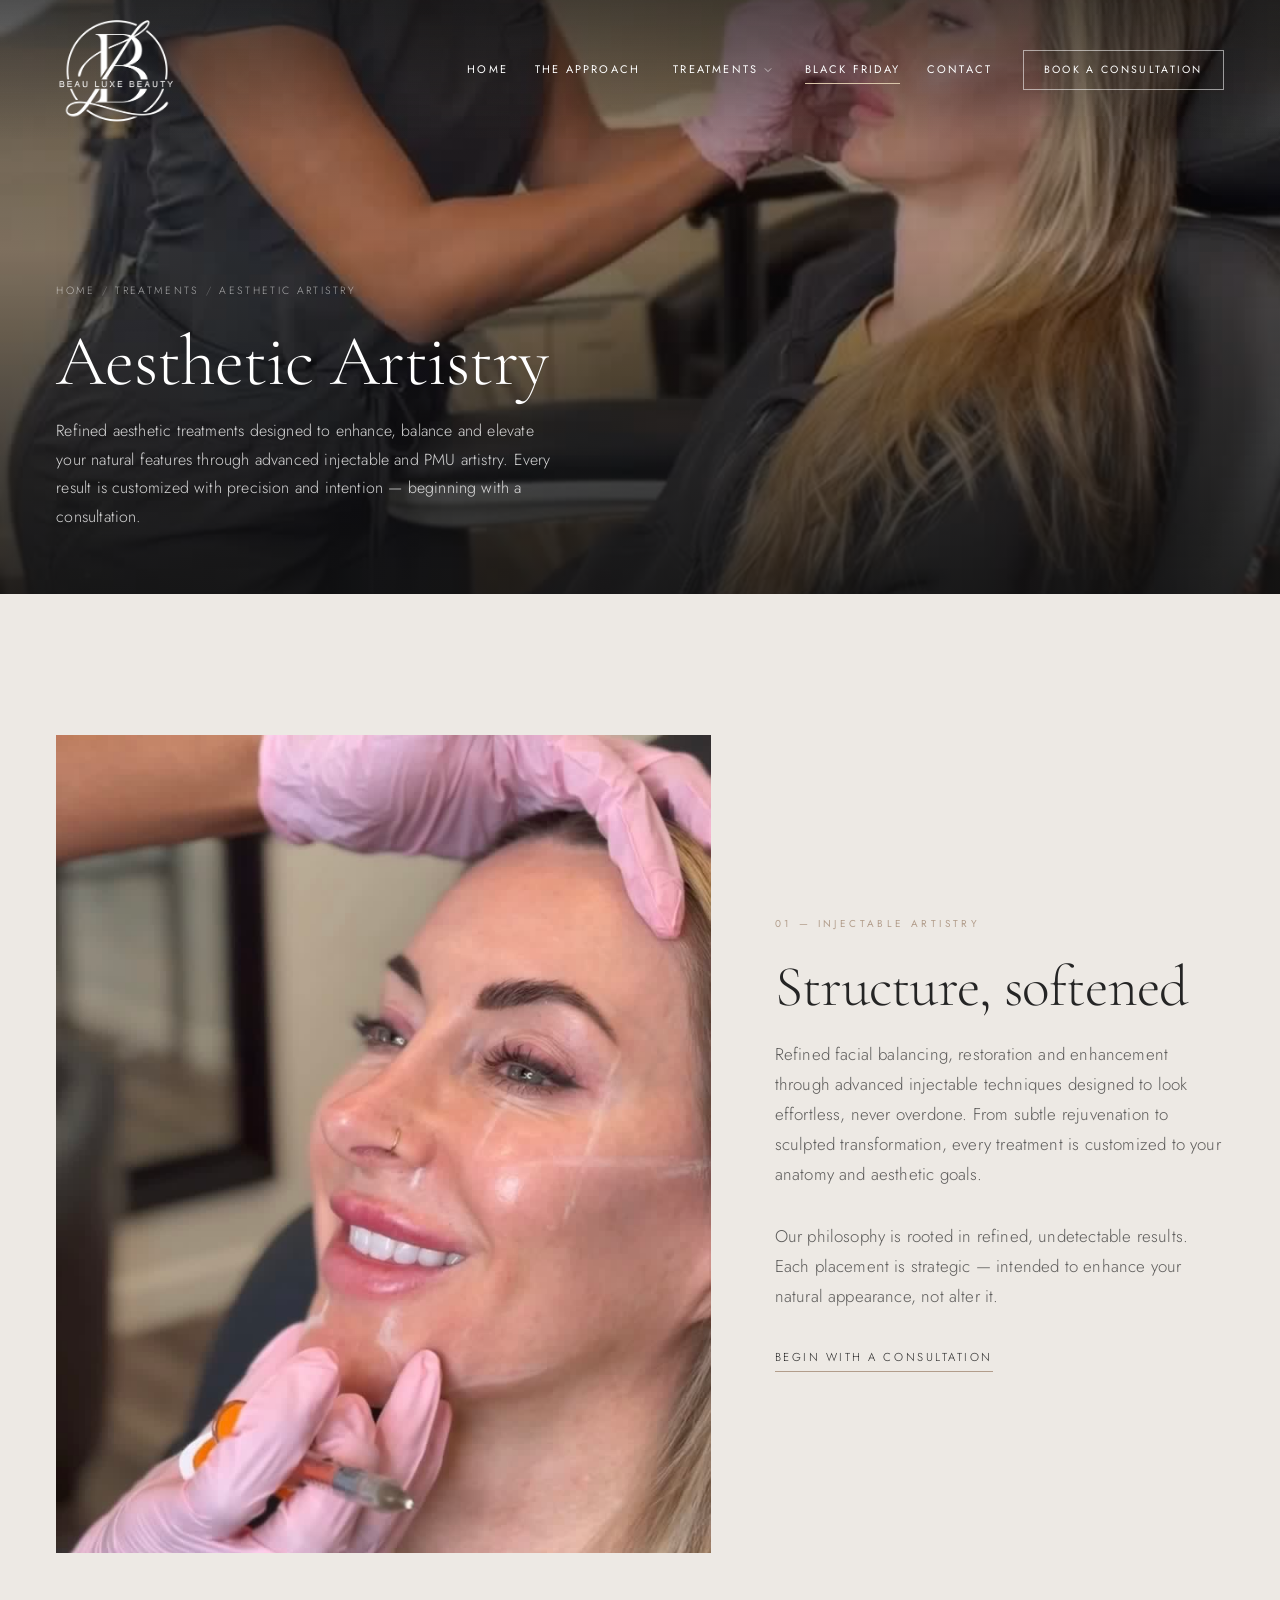
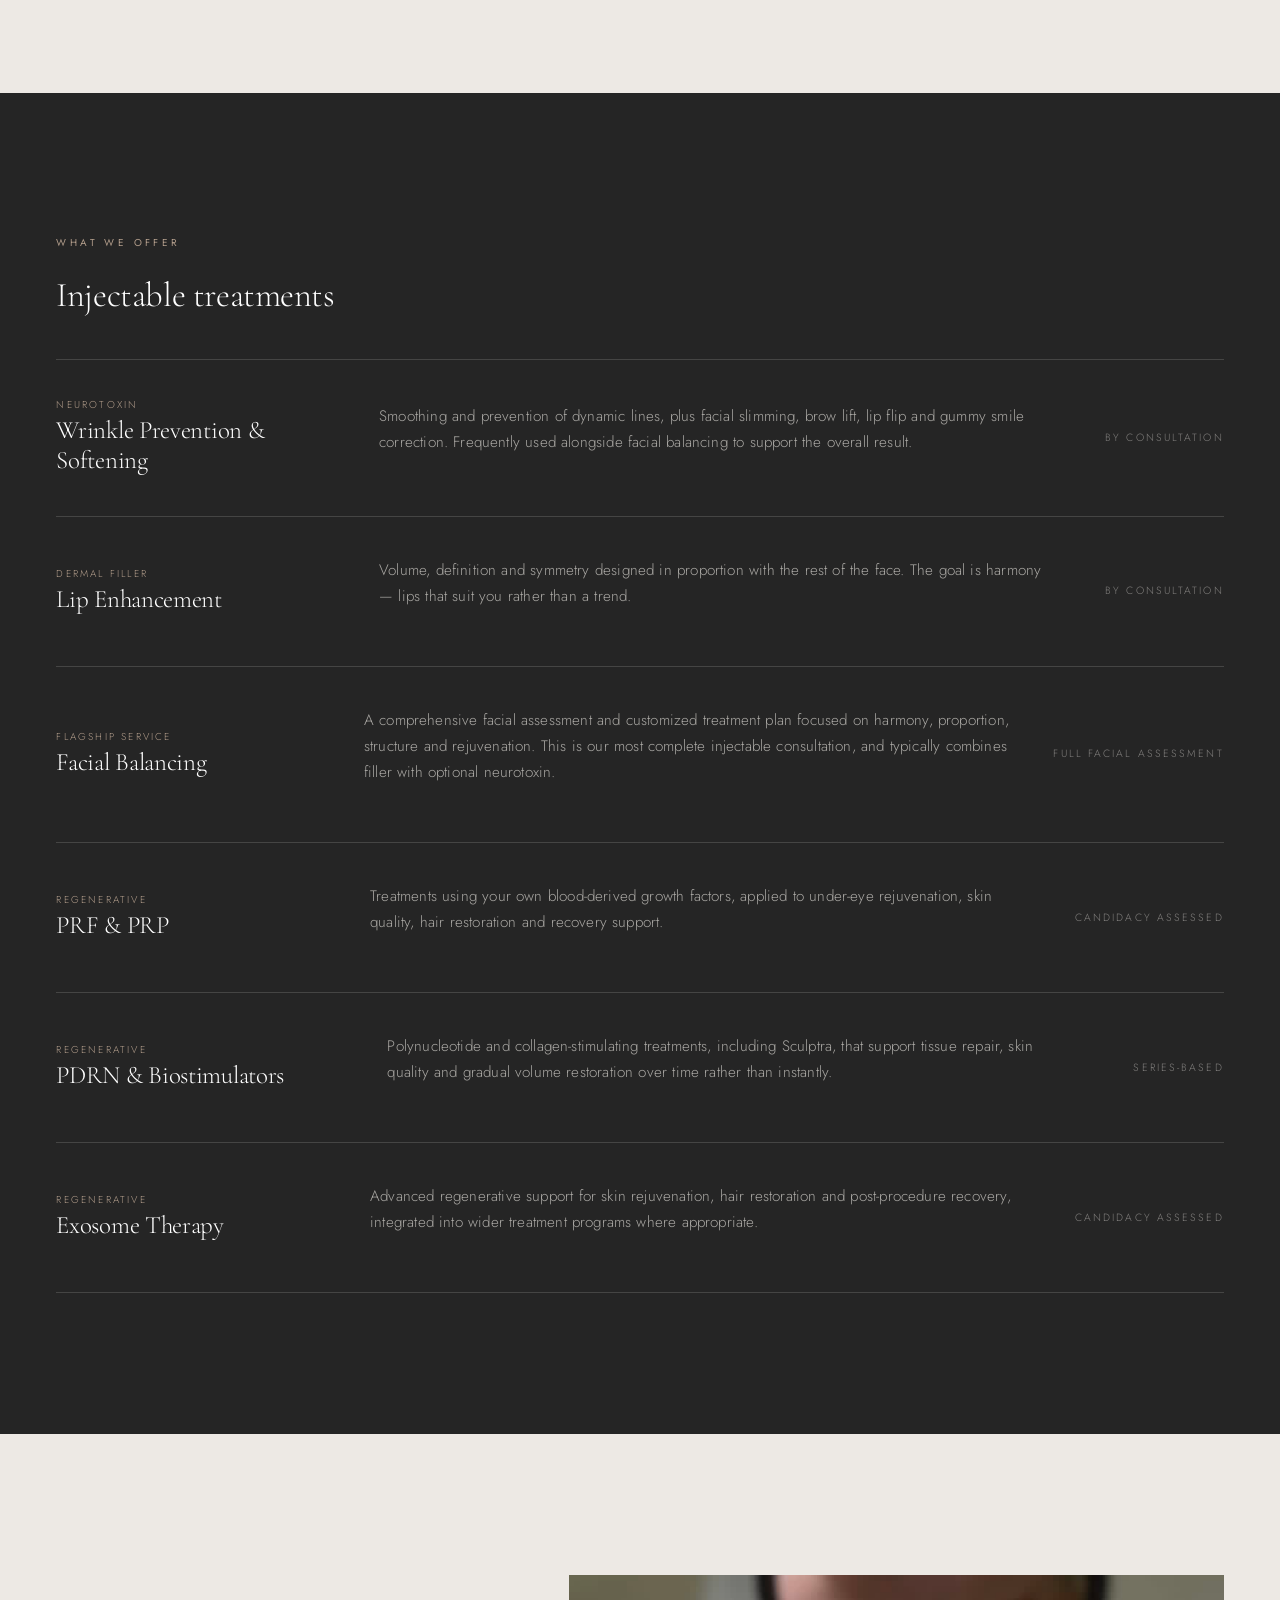
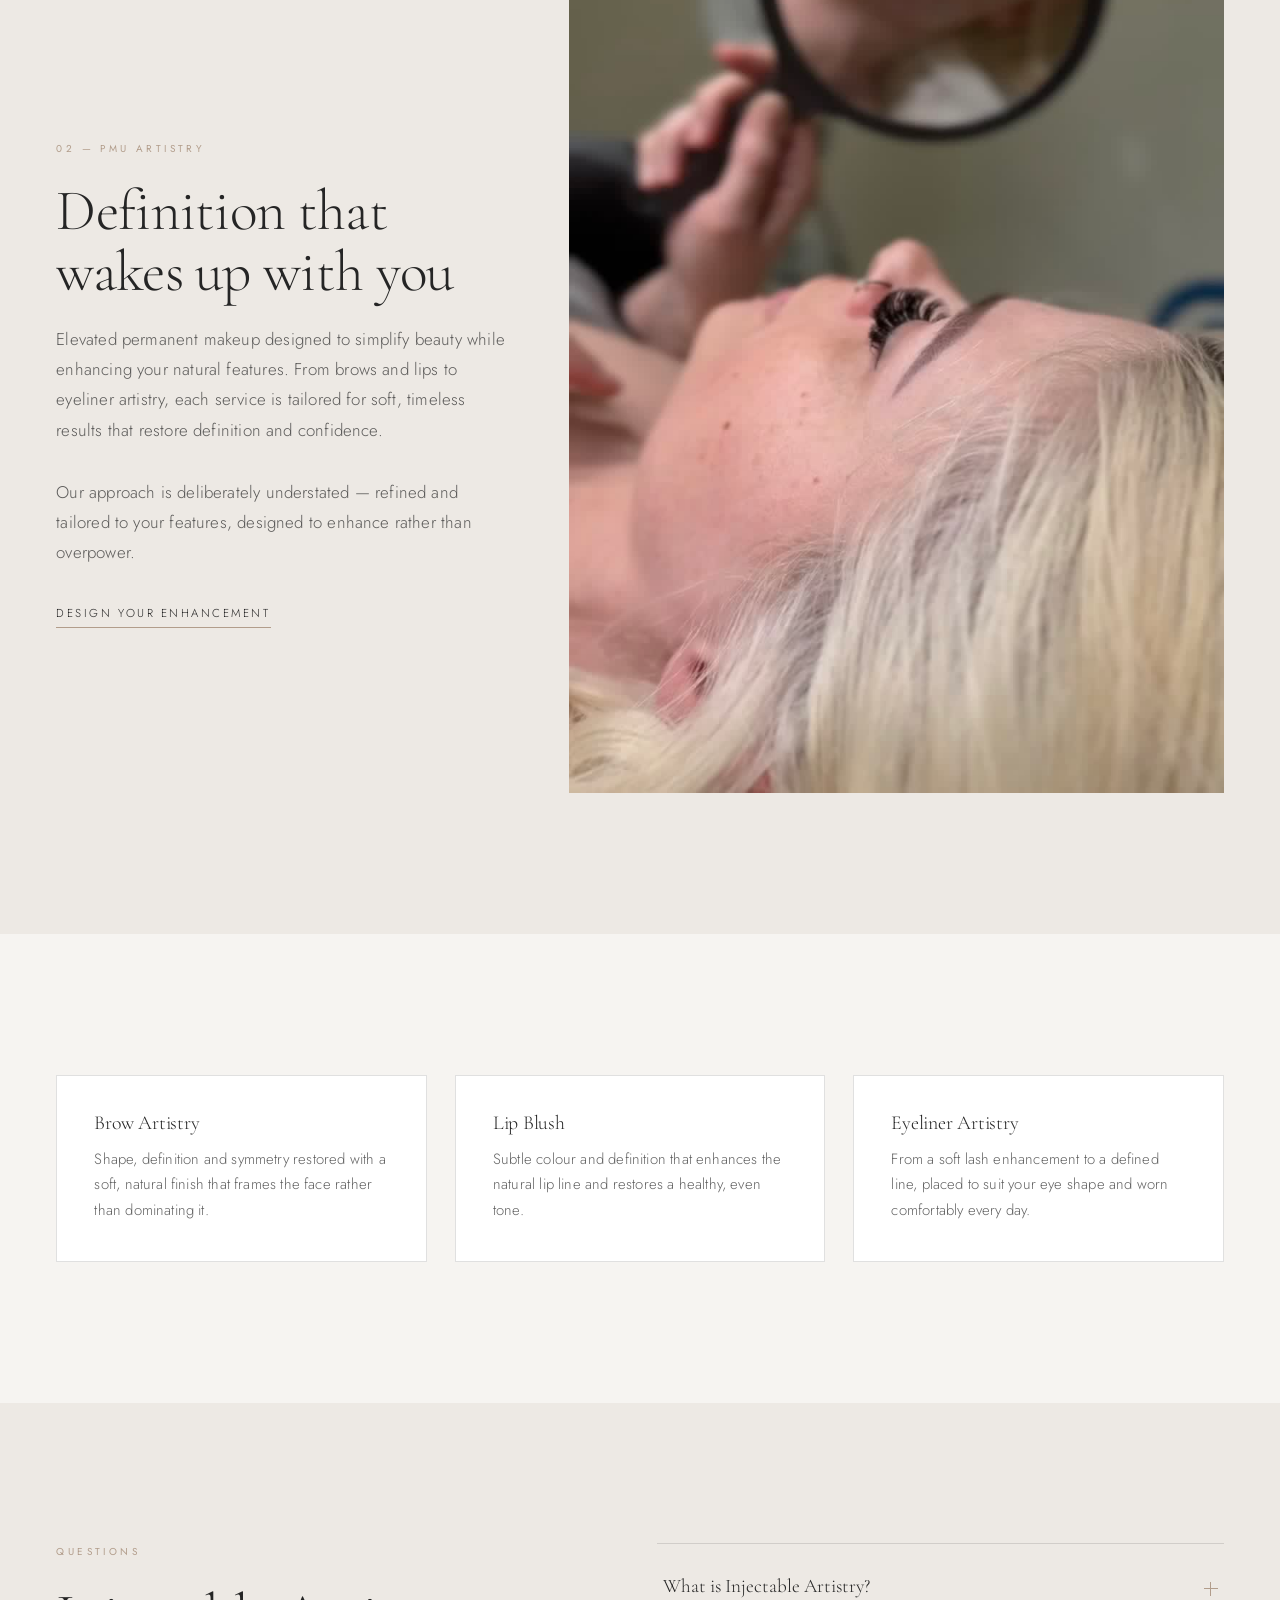
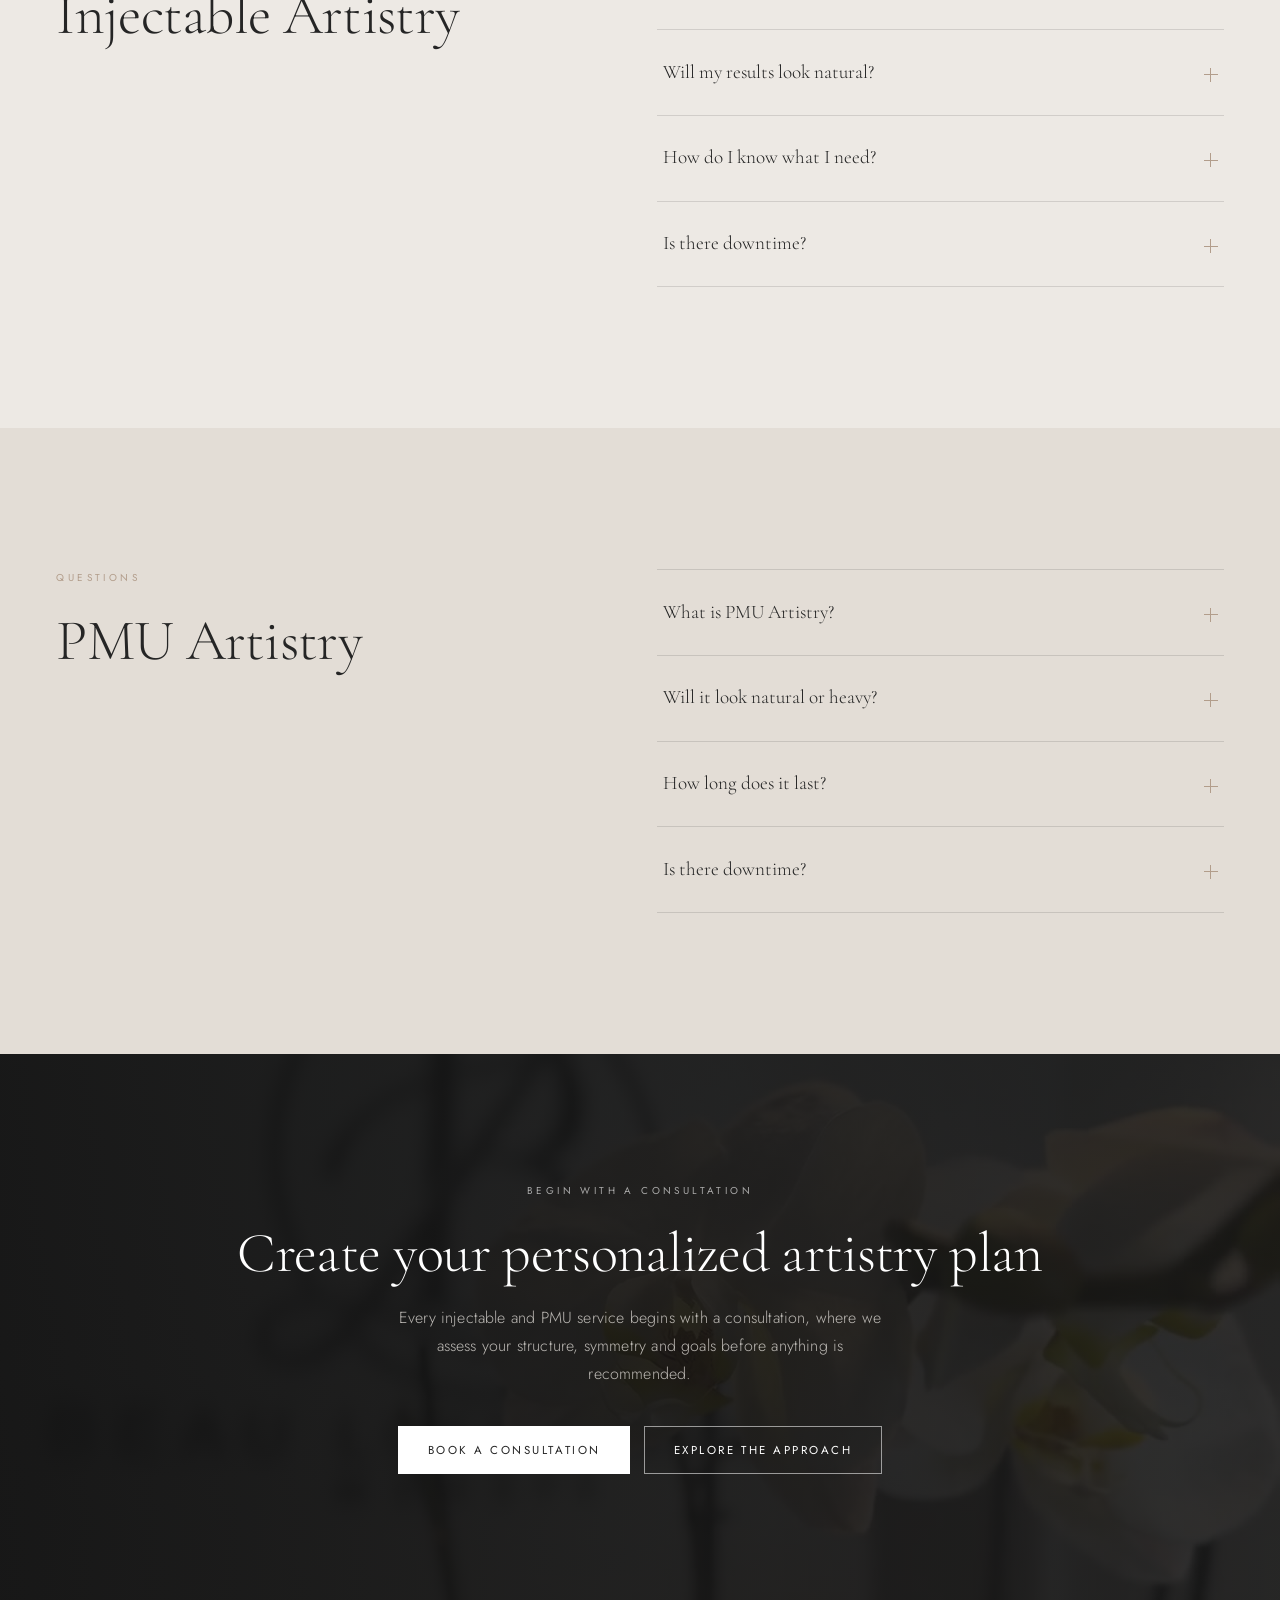
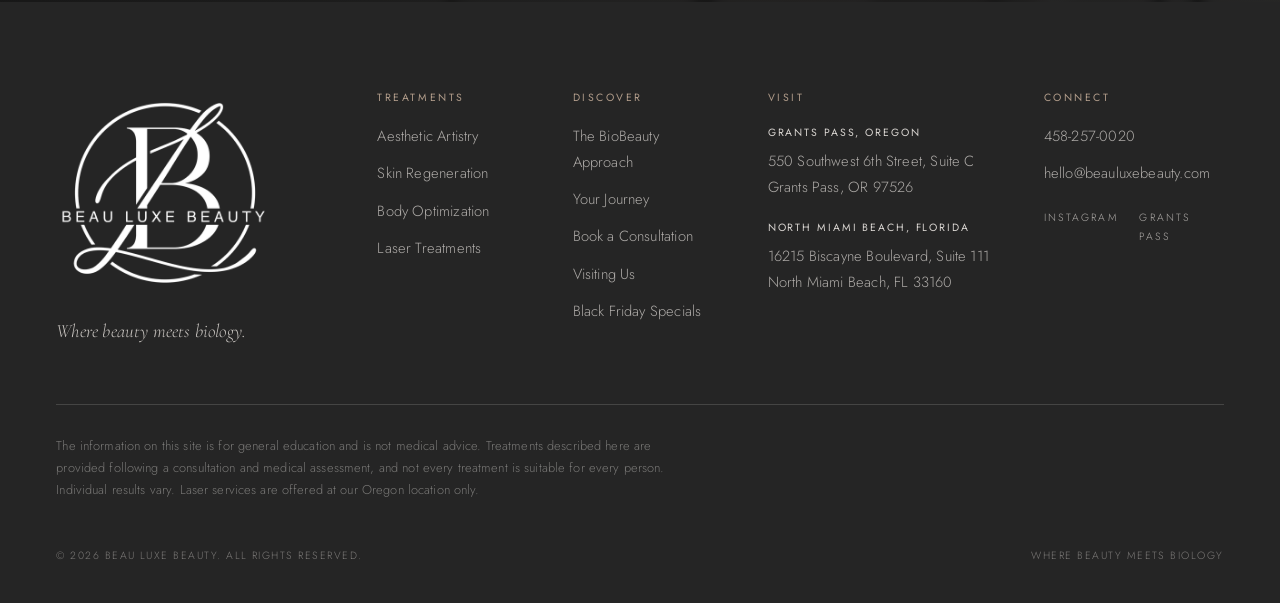
<file: aesthetic-artistry.html>
<!doctype html>
<html lang="en">
<head>
<meta charset="utf-8">
<meta name="viewport" content="width=device-width, initial-scale=1">
<script>document.documentElement.className += " js no-anim";</script>
<title>Aesthetic Artistry | Injectable &amp; PMU | Beau Luxe Beauty</title>
<meta name="description" content="Refined facial balancing, restoration and enhancement through advanced injectable and permanent makeup artistry — customized to your anatomy and aesthetic goals.">
<meta name="theme-color" content="#EDE9E4">
<meta property="og:site_name" content="Beau Luxe Beauty">
<meta property="og:title" content="Aesthetic Artistry | Injectable &amp; PMU | Beau Luxe Beauty">
<meta property="og:description" content="Refined facial balancing, restoration and enhancement through advanced injectable and permanent makeup artistry — customized to your anatomy and aesthetic goals.">
<meta property="og:type" content="website">
<meta property="og:image" content="https://www.beauluxebeauty.com/assets/img/poster-hero.jpg">
<meta property="og:url" content="https://www.beauluxebeauty.com/aesthetic-artistry.html">
<link rel="canonical" href="https://www.beauluxebeauty.com/aesthetic-artistry.html">
<link rel="icon" href="assets/img/favicon-32.png" sizes="32x32">
<link rel="apple-touch-icon" href="assets/img/favicon-180.png">
<link rel="preconnect" href="https://fonts.googleapis.com">
<link rel="preconnect" href="https://fonts.gstatic.com" crossorigin>
<link href="https://fonts.googleapis.com/css2?family=Cormorant+Garamond:ital,wght@0,300;0,400;0,500;1,300;1,400&family=Jost:wght@300;400;500&display=swap" rel="stylesheet">
<link rel="stylesheet" href="assets/css/styles.css">
<script defer src="assets/js/main.js"></script>
</head>
<body class="">
<a class="skip" href="#main">Skip to content</a>
<header class="header">
  <div class="header__inner">
    <a class="brand" href="index.html">
      <img class="brand__light" src="assets/img/logo-head-white.png" width="280" height="257" alt="Beau Luxe Beauty">
      <img class="brand__dark" src="assets/img/logo-head.png" width="280" height="257" alt="" aria-hidden="true">
    </a>

    <nav class="nav" aria-label="Primary">
      <ul class="nav__list">
        <li><a class="nav__link" href="index.html">Home</a></li>
        <li><a class="nav__link" href="about.html">The Approach</a></li>
        <li class="nav__item">
          <button type="button" class="nav__link nav__toggle" aria-expanded="false">
            Treatments
            <svg viewBox="0 0 10 6" aria-hidden="true" fill="none"><path d="M1 1l4 4 4-4" stroke="currentColor" stroke-width="1"/></svg>
          </button>
          <div class="nav__panel">
            <a href="aesthetic-artistry.html">Aesthetic Artistry<span>Injectable &amp; PMU</span></a>
            <a href="skin-regeneration.html">Skin Regeneration<span>BioSkin Renewal &amp; Precision Plasma</span></a>
            <a href="body-optimization.html">Body Optimization<span>Beauty from within</span></a>
            <a href="laser-treatments.html">Laser Treatments<span>Oregon</span></a>
          </div>
        </li>
        <li><a class="nav__link nav__link--bf" href="blackfriday.html">Black Friday</a></li>
        <li><a class="nav__link" href="contact.html">Contact</a></li>
      </ul>
      <a class="btn" data-book href="contact.html">Book a Consultation</a>
    </nav>

    <button class="burger" type="button" aria-expanded="false" aria-controls="drawer">
      <span></span><span></span><span></span>
      <span class="sr-only">Open menu</span>
    </button>
  </div>
</header>

<div class="drawer" id="drawer" aria-hidden="true">
  <ul class="drawer__list">
    <li><a href="index.html">Home</a></li>
    <li><a href="about.html">The Approach</a></li>
    <li>
      <a href="aesthetic-artistry.html">Treatments</a>
      <div class="drawer__sub">
        <a href="aesthetic-artistry.html">Aesthetic Artistry</a>
        <a href="skin-regeneration.html">Skin Regeneration</a>
        <a href="body-optimization.html">Body Optimization</a>
        <a href="laser-treatments.html">Laser Treatments</a>
      </div>
    </li>
    <li><a href="blackfriday.html">Black Friday Specials</a></li>
    <li><a href="contact.html">Contact</a></li>
  </ul>
  <div class="drawer__foot">
    <a class="btn btn--solid-light" data-book href="contact.html">Book a Consultation</a>
    <p class="drawer__meta">Where beauty meets biology</p>
  </div>
</div>
<main id="main">

  <section class="phero">
    <div class="phero__media">
      <img src="assets/img/inject-provider-01.jpg" alt="A provider performing a customised injectable treatment in the studio">
    </div>
    <div class="phero__inner">
      <nav class="crumb" aria-label="Breadcrumb"><a href="index.html">Home</a><span>/</span>Treatments<span>/</span>Aesthetic Artistry</nav>
      <h1 class="phero__title">Aesthetic Artistry</h1>
      <p class="phero__text">
        Refined aesthetic treatments designed to enhance, balance and elevate your natural features
        through advanced injectable and PMU artistry. Every result is customized with precision and
        intention &mdash; beginning with a consultation.
      </p>
    </div>
  </section>

  <!-- Injectable Artistry -->
  <section class="section">
    <div class="wrap feature">
      <div class="feature__media feature__media--tall reveal">
        <img src="assets/img/inject-chin-01.jpg" alt="Precise injectable work along the chin and jawline" loading="lazy">
      </div>
      <div class="feature__body reveal" data-d="1">
        <span class="eyebrow">01 &mdash; Injectable Artistry</span>
        <h2 class="d2">Structure, softened</h2>
        <p class="lede">
          Refined facial balancing, restoration and enhancement through advanced injectable techniques
          designed to look effortless, never overdone. From subtle rejuvenation to sculpted
          transformation, every treatment is customized to your anatomy and aesthetic goals.
        </p>
        <p class="lede">
          Our philosophy is rooted in refined, undetectable results. Each placement is strategic &mdash;
          intended to enhance your natural appearance, not alter it.
        </p>
        <a class="link-line" data-book href="contact.html">Begin with a consultation</a>
      </div>
    </div>
  </section>

  <!-- Injectable treatments -->
  <section class="section band-dark" style="padding-top:0">
    <div class="wrap" style="padding-top:var(--section)">
      <span class="eyebrow reveal">What we offer</span>
      <h2 class="d3 reveal" data-d="1" style="margin-bottom:clamp(28px,3.4vw,46px);max-width:24ch">
        Injectable treatments
      </h2>

      <div class="tlist reveal">
        <article class="titem">
          <h3 class="titem__name"><small>Neurotoxin</small>Wrinkle Prevention &amp; Softening</h3>
          <p class="titem__desc">
            Smoothing and prevention of dynamic lines, plus facial slimming, brow lift, lip flip and
            gummy smile correction. Frequently used alongside facial balancing to support the overall
            result.
          </p>
          <span class="titem__meta">By consultation</span>
        </article>

        <article class="titem">
          <h3 class="titem__name"><small>Dermal Filler</small>Lip Enhancement</h3>
          <p class="titem__desc">
            Volume, definition and symmetry designed in proportion with the rest of the face. The goal
            is harmony &mdash; lips that suit you rather than a trend.
          </p>
          <span class="titem__meta">By consultation</span>
        </article>

        <article class="titem">
          <h3 class="titem__name"><small>Flagship service</small>Facial Balancing</h3>
          <p class="titem__desc">
            A comprehensive facial assessment and customized treatment plan focused on harmony,
            proportion, structure and rejuvenation. This is our most complete injectable consultation,
            and typically combines filler with optional neurotoxin.
          </p>
          <span class="titem__meta">Full facial assessment</span>
        </article>

        <article class="titem">
          <h3 class="titem__name"><small>Regenerative</small>PRF &amp; PRP</h3>
          <p class="titem__desc">
            Treatments using your own blood-derived growth factors, applied to under-eye rejuvenation,
            skin quality, hair restoration and recovery support.
          </p>
          <span class="titem__meta">Candidacy assessed</span>
        </article>

        <article class="titem">
          <h3 class="titem__name"><small>Regenerative</small>PDRN &amp; Biostimulators</h3>
          <p class="titem__desc">
            Polynucleotide and collagen-stimulating treatments, including Sculptra, that support tissue
            repair, skin quality and gradual volume restoration over time rather than instantly.
          </p>
          <span class="titem__meta">Series-based</span>
        </article>

        <article class="titem">
          <h3 class="titem__name"><small>Regenerative</small>Exosome Therapy</h3>
          <p class="titem__desc">
            Advanced regenerative support for skin rejuvenation, hair restoration and post-procedure
            recovery, integrated into wider treatment programs where appropriate.
          </p>
          <span class="titem__meta">Candidacy assessed</span>
        </article>
      </div>
    </div>
  </section>

  <!-- PMU -->
  <section class="section">
    <div class="wrap feature feature--flip">
      <div class="feature__media feature__media--tall reveal">
        <img src="assets/img/skin-consult-01.jpg" alt="A client resting with softly defined brows and lashes after treatment" loading="lazy">
      </div>
      <div class="feature__body reveal" data-d="1">
        <span class="eyebrow">02 &mdash; PMU Artistry</span>
        <h2 class="d2">Definition that wakes up with you</h2>
        <p class="lede">
          Elevated permanent makeup designed to simplify beauty while enhancing your natural features.
          From brows and lips to eyeliner artistry, each service is tailored for soft, timeless results
          that restore definition and confidence.
        </p>
        <p class="lede">
          Our approach is deliberately understated &mdash; refined and tailored to your features, designed
          to enhance rather than overpower.
        </p>
        <a class="link-line" data-book href="contact.html">Design your enhancement</a>
      </div>
    </div>
  </section>

  <section class="section band-bone" style="padding-top:0">
    <div class="wrap" style="padding-top:var(--section)">
      <div class="cards cards--3">
        <article class="card reveal">
          <h3>Brow Artistry</h3>
          <p>Shape, definition and symmetry restored with a soft, natural finish that frames the face rather than dominating it.</p>
        </article>
        <article class="card reveal" data-d="1">
          <h3>Lip Blush</h3>
          <p>Subtle colour and definition that enhances the natural lip line and restores a healthy, even tone.</p>
        </article>
        <article class="card reveal" data-d="2">
          <h3>Eyeliner Artistry</h3>
          <p>From a soft lash enhancement to a defined line, placed to suit your eye shape and worn comfortably every day.</p>
        </article>
      </div>
    </div>
  </section>

  <!-- Q&A -->
  <section class="section">
    <div class="wrap split">
      <div class="reveal">
        <span class="eyebrow">Questions</span>
        <h2 class="d2">Injectable Artistry</h2>
      </div>
      <div class="reveal" data-d="1">
        <div class="accordion">
          <div class="acc">
            <button class="acc__btn" type="button" aria-expanded="false">What is Injectable Artistry?<span class="acc__icon" aria-hidden="true"></span></button>
            <div class="acc__panel"><div class="acc__inner">
              Injectable Artistry is a customized approach to facial balancing using advanced techniques
              with dermal fillers and neurotoxins. The focus is on enhancing your natural features while
              maintaining harmony and softness.
            </div></div>
          </div>
          <div class="acc">
            <button class="acc__btn" type="button" aria-expanded="false">Will my results look natural?<span class="acc__icon" aria-hidden="true"></span></button>
            <div class="acc__panel"><div class="acc__inner">
              Our philosophy is rooted in refined, undetectable results. Each treatment is strategically
              placed to enhance &mdash; not alter &mdash; your natural appearance.
            </div></div>
          </div>
          <div class="acc">
            <button class="acc__btn" type="button" aria-expanded="false">How do I know what I need?<span class="acc__icon" aria-hidden="true"></span></button>
            <div class="acc__panel"><div class="acc__inner">
              Every face is different, which is why we begin with a consultation to assess structure,
              symmetry and your aesthetic goals before creating a treatment plan.
            </div></div>
          </div>
          <div class="acc">
            <button class="acc__btn" type="button" aria-expanded="false">Is there downtime?<span class="acc__icon" aria-hidden="true"></span></button>
            <div class="acc__panel"><div class="acc__inner">
              Most treatments require minimal downtime, with some mild swelling or bruising possible
              depending on the areas treated.
            </div></div>
          </div>
        </div>
      </div>
    </div>
  </section>

  <section class="section band-cream-deep" style="padding-top:0">
    <div class="wrap split" style="padding-top:var(--section)">
      <div class="reveal">
        <span class="eyebrow">Questions</span>
        <h2 class="d2">PMU Artistry</h2>
      </div>
      <div class="reveal" data-d="1">
        <div class="accordion">
          <div class="acc">
            <button class="acc__btn" type="button" aria-expanded="false">What is PMU Artistry?<span class="acc__icon" aria-hidden="true"></span></button>
            <div class="acc__panel"><div class="acc__inner">
              Permanent Makeup (PMU) is a cosmetic tattooing technique used to enhance brows, lips and
              eyes with long-lasting, natural-looking definition.
            </div></div>
          </div>
          <div class="acc">
            <button class="acc__btn" type="button" aria-expanded="false">Will it look natural or heavy?<span class="acc__icon" aria-hidden="true"></span></button>
            <div class="acc__panel"><div class="acc__inner">
              Our approach is soft, refined and tailored to your features &mdash; designed to enhance rather
              than overpower your natural beauty.
            </div></div>
          </div>
          <div class="acc">
            <button class="acc__btn" type="button" aria-expanded="false">How long does it last?<span class="acc__icon" aria-hidden="true"></span></button>
            <div class="acc__panel"><div class="acc__inner">
              Results can last several years, with recommended touch-ups to maintain colour and shape
              over time.
            </div></div>
          </div>
          <div class="acc">
            <button class="acc__btn" type="button" aria-expanded="false">Is there downtime?<span class="acc__icon" aria-hidden="true"></span></button>
            <div class="acc__panel"><div class="acc__inner">
              There is minimal downtime, though slight healing and colour softening will occur in the
              days following treatment.
            </div></div>
          </div>
        </div>
      </div>
    </div>
  </section>

</main>
<section class="cta">
  <div class="cta__bg">
    <img src="assets/img/poster-orchid.jpg" alt="" aria-hidden="true" loading="lazy">
  </div>
  <div class="wrap cta__inner reveal">
    <span class="eyebrow eyebrow--light">Begin with a consultation</span>
    <h2 class="d2">Create your personalized artistry plan</h2>
    <p>Every injectable and PMU service begins with a consultation, where we assess your structure, symmetry and goals before anything is recommended.</p>
    <div class="cta__actions">
      <a class="btn btn--solid-light" data-book href="contact.html">Book a Consultation</a>
      <a class="btn btn--light" href="about.html">Explore the Approach</a>
    </div>
  </div>
</section>
<footer class="footer">
  <div class="wrap">
    <div class="footer__top">
      <div class="footer__brand">
        <img src="assets/img/logo-full-white.png" width="480" height="440" loading="lazy" decoding="async" alt="Beau Luxe Beauty">
        <p class="footer__tag">Where beauty meets biology.</p>
      </div>

      <div>
        <h4>Treatments</h4>
        <ul class="footer__list">
          <li><a href="aesthetic-artistry.html">Aesthetic Artistry</a></li>
          <li><a href="skin-regeneration.html">Skin Regeneration</a></li>
          <li><a href="body-optimization.html">Body Optimization</a></li>
          <li><a href="laser-treatments.html">Laser Treatments</a></li>
        </ul>
      </div>

      <div>
        <h4>Discover</h4>
        <ul class="footer__list">
          <li><a href="about.html">The BioBeauty Approach</a></li>
          <li><a href="about.html#journey">Your Journey</a></li>
          <li><a href="contact.html">Book a Consultation</a></li>
          <li><a href="contact.html#visit">Visiting Us</a></li>
          <li><a href="blackfriday.html">Black Friday Specials</a></li>
        </ul>
      </div>

      <div>
        <h4>Visit</h4>
        <ul class="footer__list">
          <li>
            <strong class="footer__loc">Grants Pass, Oregon</strong>
            <a href="https://maps.google.com/?q=550+SW+6th+Street+Suite+C+Grants+Pass+OR+97526" rel="noopener">
              550 Southwest 6th Street, Suite C<br>Grants Pass, OR 97526
            </a>
          </li>
          <li>
            <strong class="footer__loc">North Miami Beach, Florida</strong>
            <a href="https://maps.google.com/?q=16215+Biscayne+Boulevard+Suite+111+North+Miami+Beach+FL+33160" rel="noopener">
              16215 Biscayne Boulevard, Suite 111<br>North Miami Beach, FL 33160
            </a>
          </li>
        </ul>
      </div>

      <div>
        <h4>Connect</h4>
        <ul class="footer__list">
          <li><a href="tel:+14582570020">458-257-0020</a></li>
          <li><a href="mailto:hello@beauluxebeauty.com">hello@beauluxebeauty.com</a></li>
        </ul>
        <div class="social" style="margin-top:1.4rem">
          <a href="https://www.instagram.com/beauluxebeautyusa/" rel="noopener">Instagram</a>
          <a href="https://www.instagram.com/beauluxebeautygrantspass/" rel="noopener">Grants Pass</a>
        </div>
      </div>
    </div>

    <p class="footer__legal">
      The information on this site is for general education and is not medical advice. Treatments described
      here are provided following a consultation and medical assessment, and not every treatment is suitable
      for every person. Individual results vary. Laser services are offered at our Oregon location only.
    </p>

    <div class="footer__bottom">
      <span>&copy; <span data-year>2026</span> Beau Luxe Beauty. All rights reserved.</span>
      <span>Where beauty meets biology</span>
    </div>
  </div>
</footer>
</body>
</html>
</file>
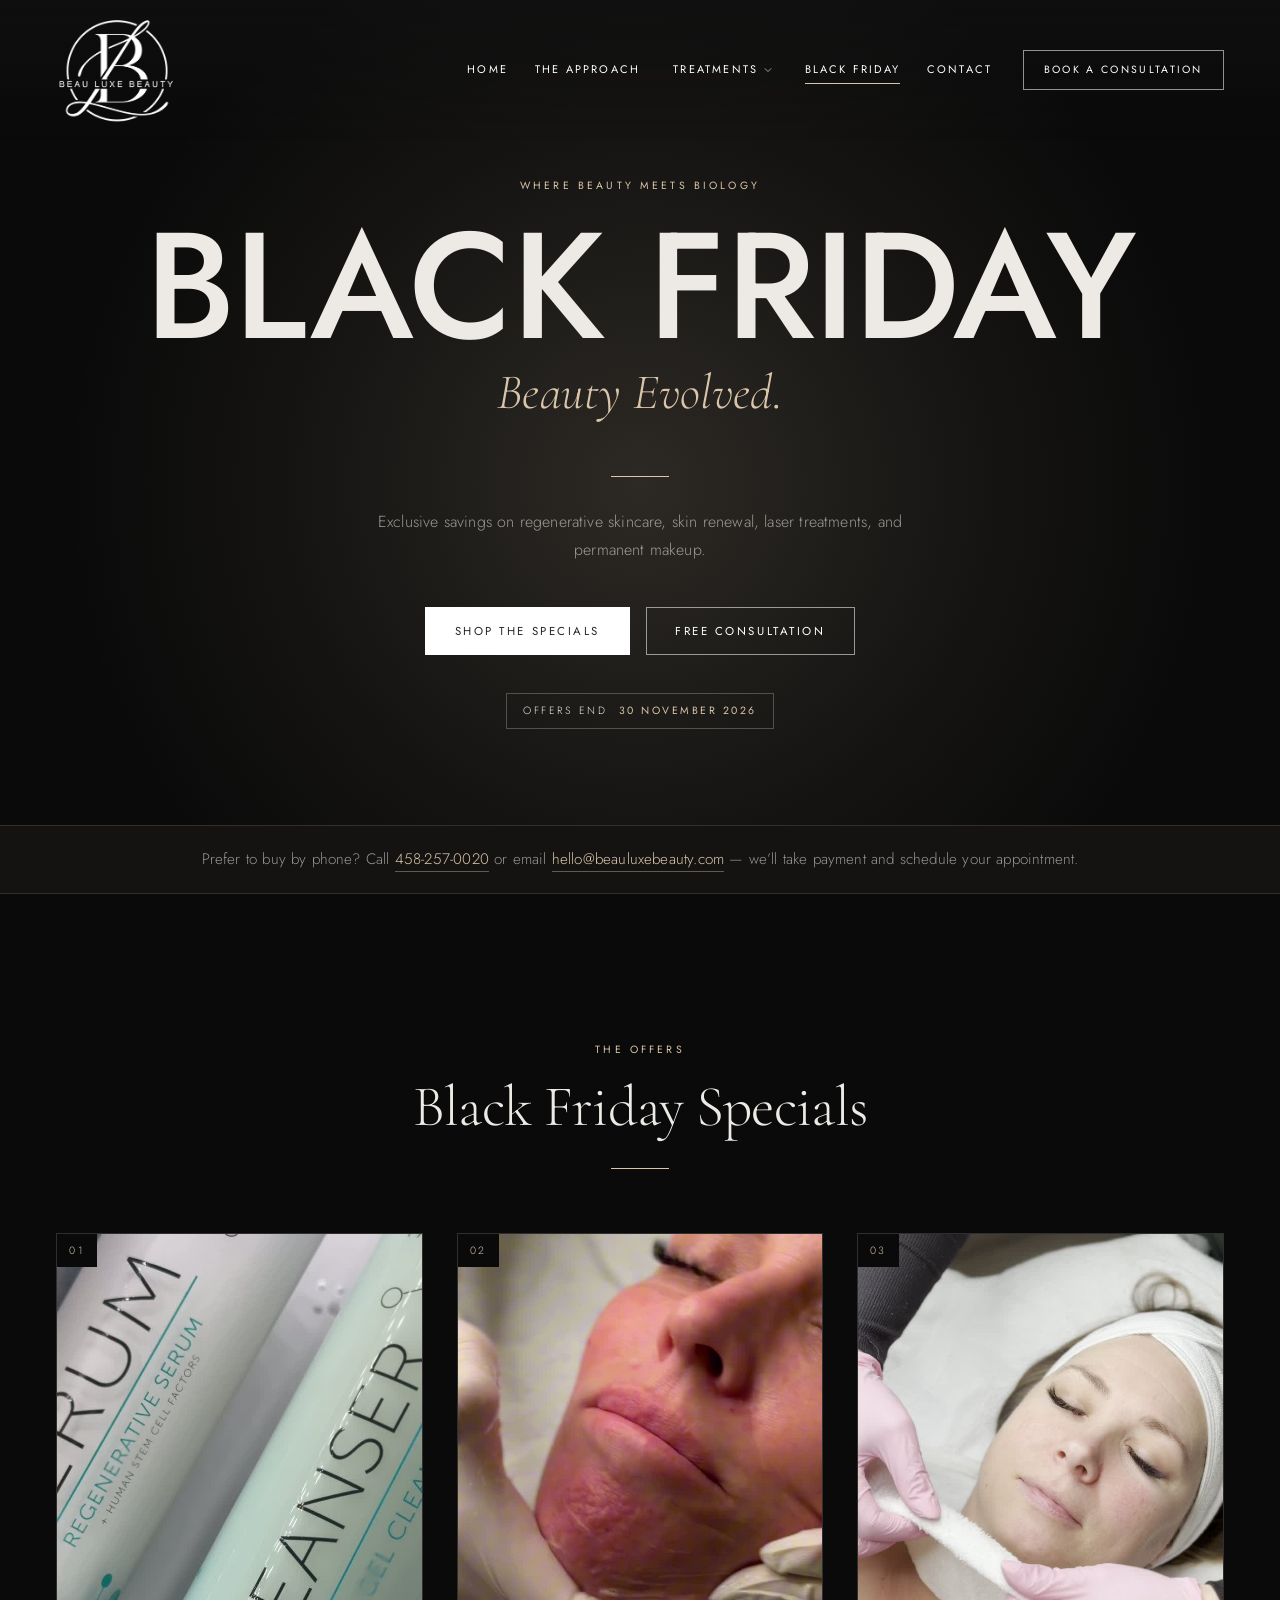
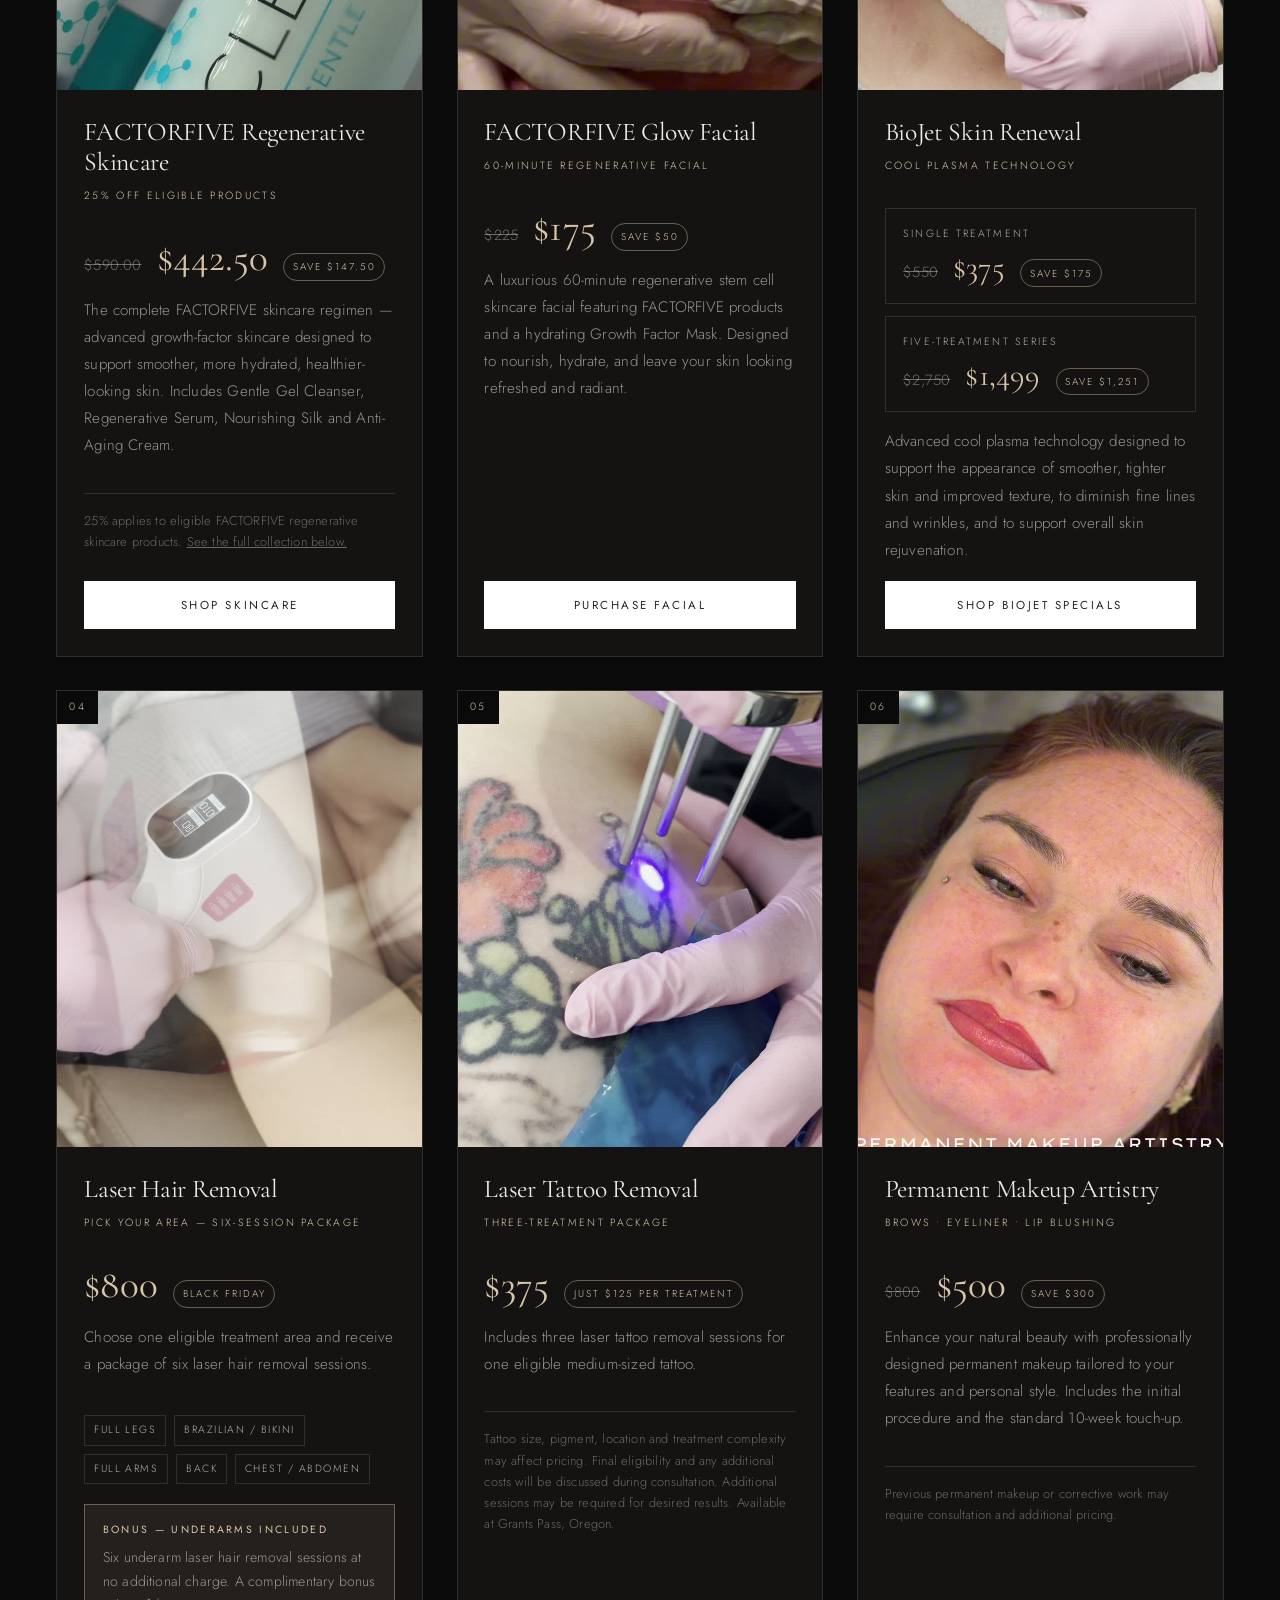
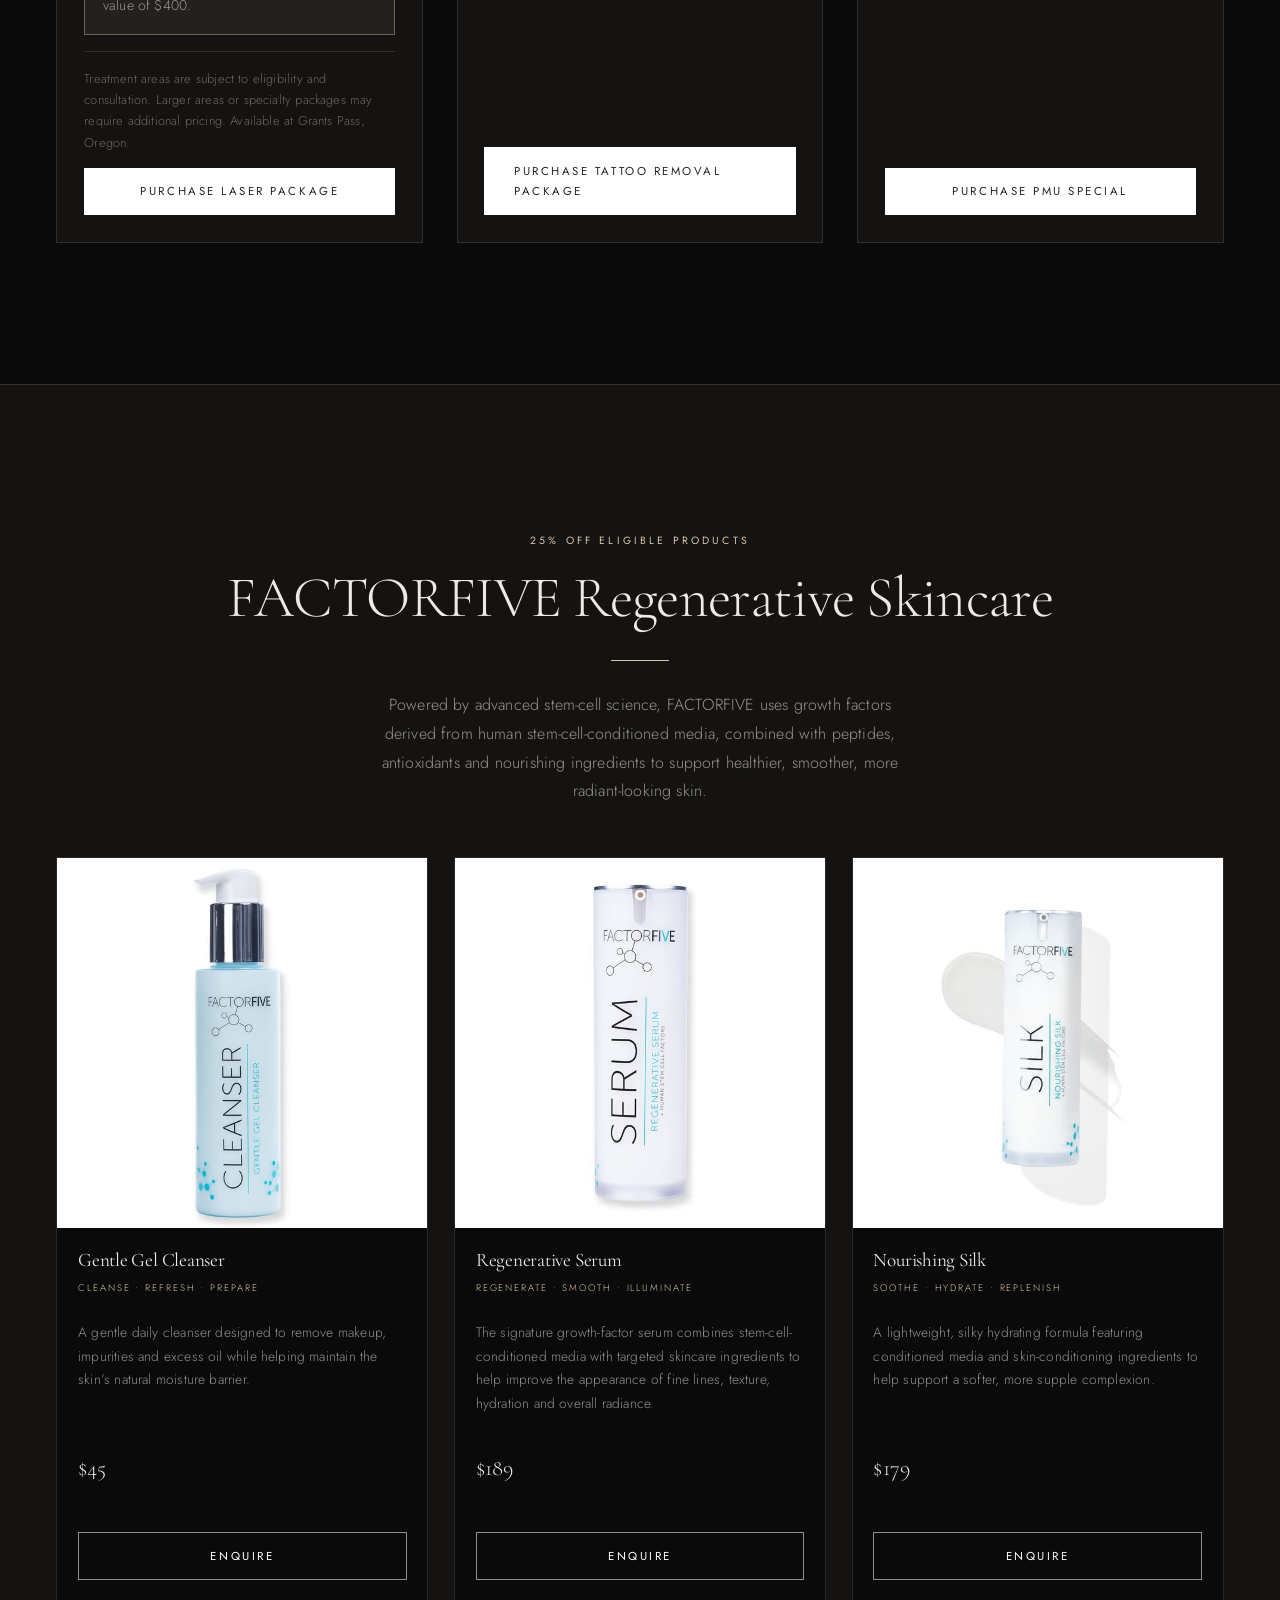
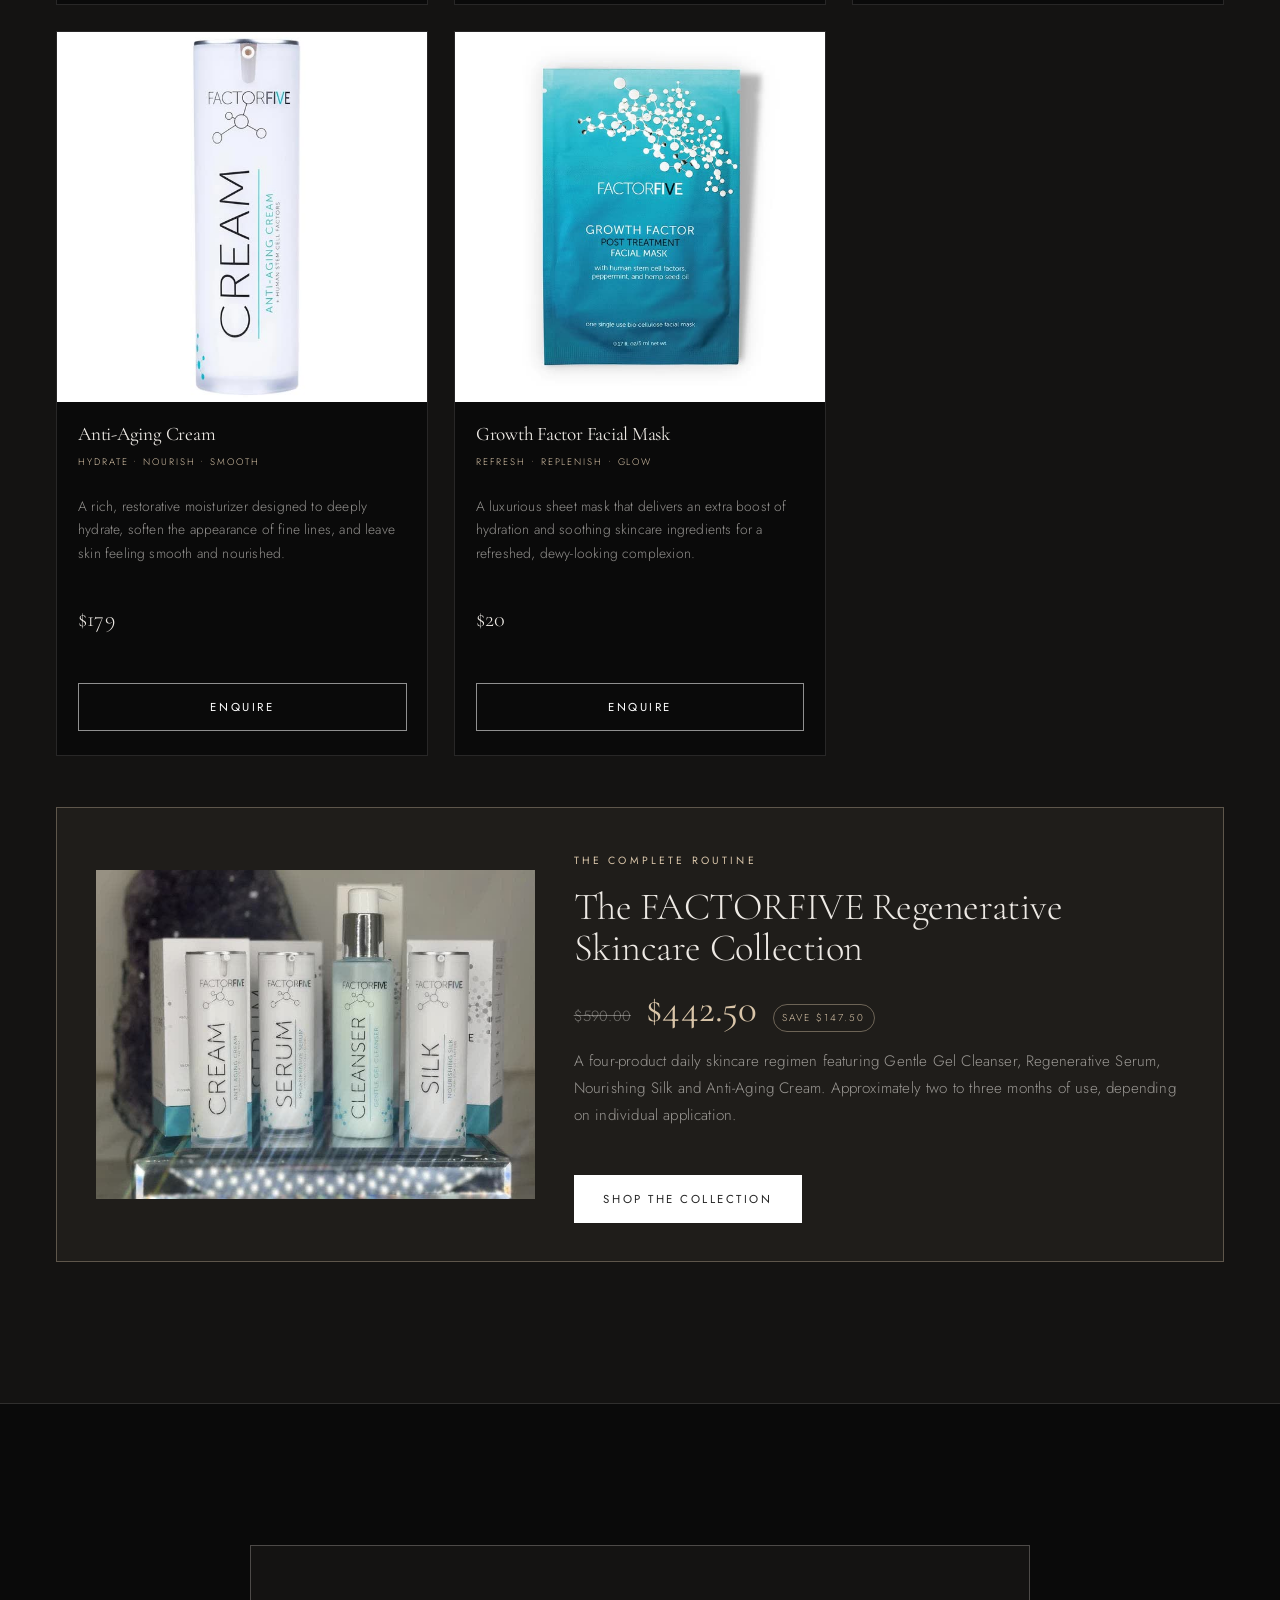
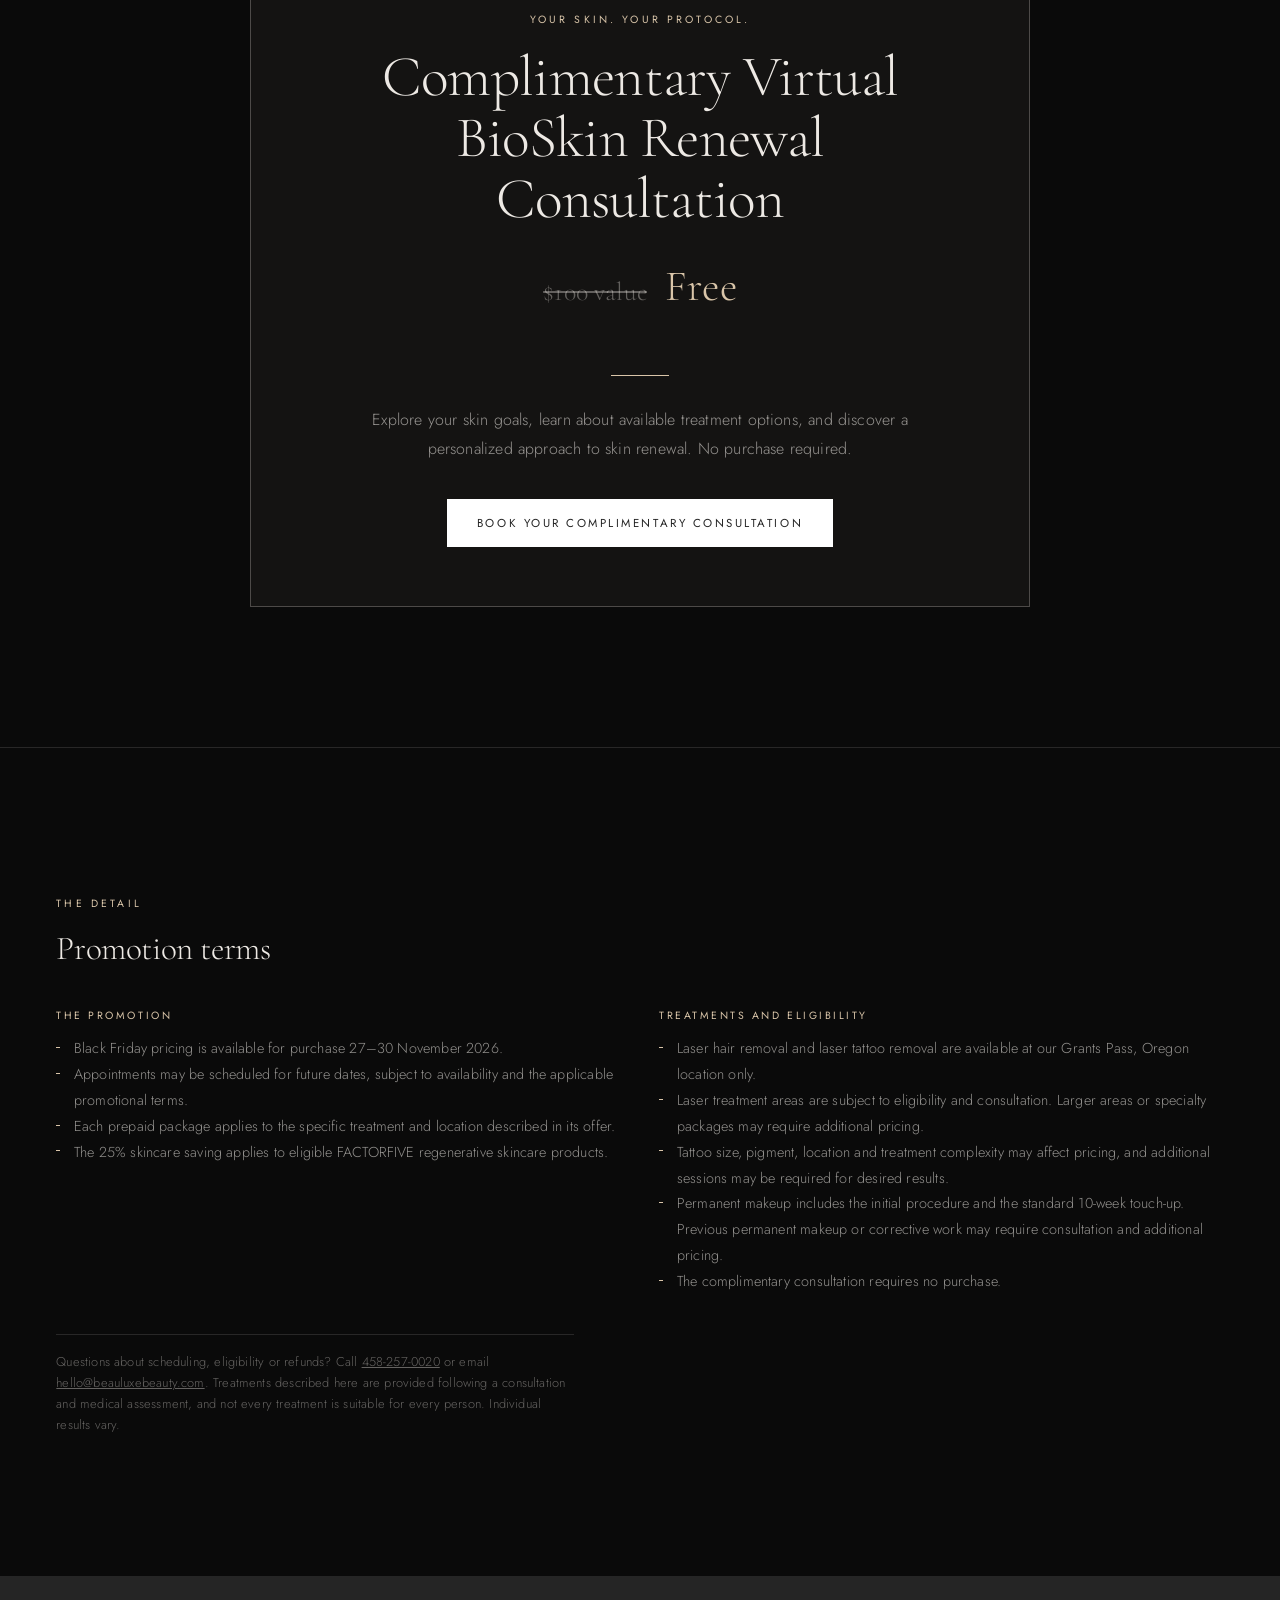
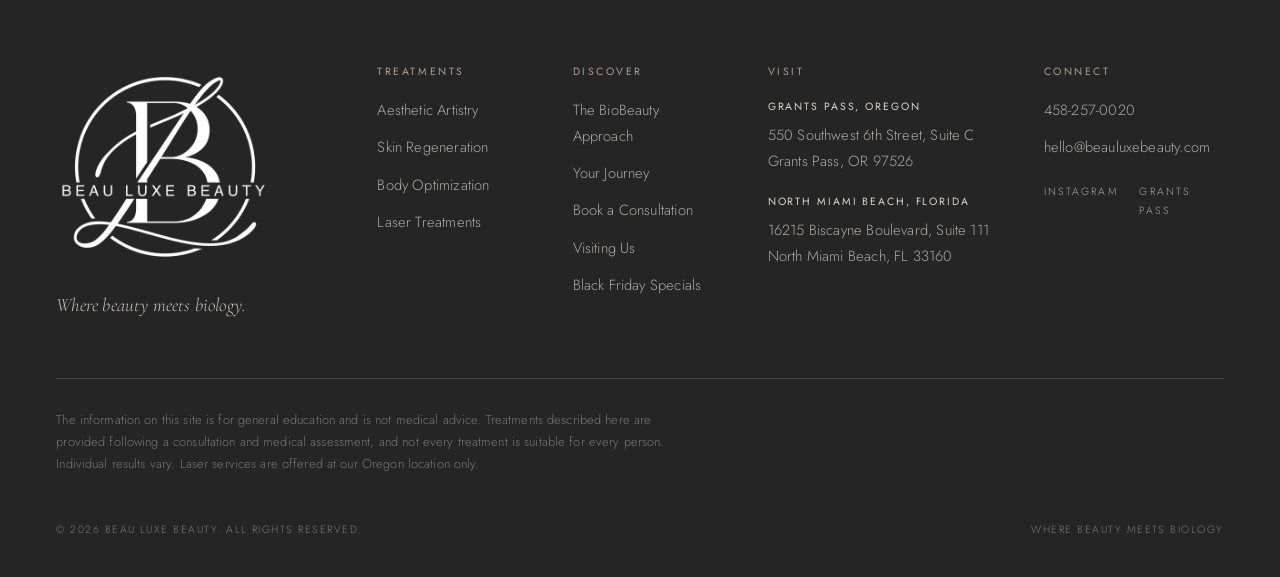
<file: blackfriday.html>
<!doctype html>
<html lang="en">
<head>
<meta charset="utf-8">
<meta name="viewport" content="width=device-width, initial-scale=1">
<script>document.documentElement.className += " js no-anim";</script>
<title>Black Friday Specials | Beau Luxe Beauty</title>
<meta name="description" content="Beau Luxe Beauty Black Friday, 27-30 November 2026. Savings on FACTORFIVE regenerative skincare, BioJet skin renewal, laser hair and tattoo removal, and permanent makeup.">
<meta name="theme-color" content="#0A0A0A">
<meta property="og:site_name" content="Beau Luxe Beauty">
<meta property="og:title" content="Black Friday Specials | Beau Luxe Beauty">
<meta property="og:description" content="Beau Luxe Beauty Black Friday, 27-30 November 2026. Savings on FACTORFIVE regenerative skincare, BioJet skin renewal, laser hair and tattoo removal, and permanent makeup.">
<meta property="og:type" content="website">
<meta property="og:image" content="https://www.beauluxebeauty.com/assets/img/og-blackfriday.jpg">
<meta property="og:url" content="https://www.beauluxebeauty.com/blackfriday.html">
<link rel="canonical" href="https://www.beauluxebeauty.com/blackfriday.html">
<link rel="icon" href="assets/img/favicon-32.png" sizes="32x32">
<link rel="apple-touch-icon" href="assets/img/favicon-180.png">
<link rel="preconnect" href="https://fonts.googleapis.com">
<link rel="preconnect" href="https://fonts.gstatic.com" crossorigin>
<link href="https://fonts.googleapis.com/css2?family=Cormorant+Garamond:ital,wght@0,300;0,400;0,500;1,300;1,400&family=Jost:wght@300;400;500&display=swap" rel="stylesheet">
<link rel="stylesheet" href="assets/css/styles.css">
<script defer src="assets/js/main.js"></script>
</head>
<body class="bf">
<a class="skip" href="#main">Skip to content</a>
<header class="header">
  <div class="header__inner">
    <a class="brand" href="index.html">
      <img class="brand__light" src="assets/img/logo-head-white.png" width="280" height="257" alt="Beau Luxe Beauty">
      <img class="brand__dark" src="assets/img/logo-head.png" width="280" height="257" alt="" aria-hidden="true">
    </a>

    <nav class="nav" aria-label="Primary">
      <ul class="nav__list">
        <li><a class="nav__link" href="index.html">Home</a></li>
        <li><a class="nav__link" href="about.html">The Approach</a></li>
        <li class="nav__item">
          <button type="button" class="nav__link nav__toggle" aria-expanded="false">
            Treatments
            <svg viewBox="0 0 10 6" aria-hidden="true" fill="none"><path d="M1 1l4 4 4-4" stroke="currentColor" stroke-width="1"/></svg>
          </button>
          <div class="nav__panel">
            <a href="aesthetic-artistry.html">Aesthetic Artistry<span>Injectable &amp; PMU</span></a>
            <a href="skin-regeneration.html">Skin Regeneration<span>BioSkin Renewal &amp; Precision Plasma</span></a>
            <a href="body-optimization.html">Body Optimization<span>Beauty from within</span></a>
            <a href="laser-treatments.html">Laser Treatments<span>Oregon</span></a>
          </div>
        </li>
        <li><a class="nav__link nav__link--bf" aria-current="page" href="blackfriday.html">Black Friday</a></li>
        <li><a class="nav__link" href="contact.html">Contact</a></li>
      </ul>
      <a class="btn" data-book href="contact.html">Book a Consultation</a>
    </nav>

    <button class="burger" type="button" aria-expanded="false" aria-controls="drawer">
      <span></span><span></span><span></span>
      <span class="sr-only">Open menu</span>
    </button>
  </div>
</header>

<div class="drawer" id="drawer" aria-hidden="true">
  <ul class="drawer__list">
    <li><a href="index.html">Home</a></li>
    <li><a href="about.html">The Approach</a></li>
    <li>
      <a href="aesthetic-artistry.html">Treatments</a>
      <div class="drawer__sub">
        <a href="aesthetic-artistry.html">Aesthetic Artistry</a>
        <a href="skin-regeneration.html">Skin Regeneration</a>
        <a href="body-optimization.html">Body Optimization</a>
        <a href="laser-treatments.html">Laser Treatments</a>
      </div>
    </li>
    <li><a href="blackfriday.html">Black Friday Specials</a></li>
    <li><a href="contact.html">Contact</a></li>
  </ul>
  <div class="drawer__foot">
    <a class="btn btn--solid-light" data-book href="contact.html">Book a Consultation</a>
    <p class="drawer__meta">Where beauty meets biology</p>
  </div>
</div>
<main id="main">

  <!-- ================= Hero ================= -->
  <section class="bfhero">
    <div class="wrap bfhero__inner">
      <span class="bf-eyebrow">Where beauty meets biology</span>
      <h1 class="bfhero__title">Black Friday</h1>
      <p class="bfhero__sub">Beauty Evolved.</p>
      <hr class="bf-rule is-center">
      <p class="bfhero__lede">
        Exclusive savings on regenerative skincare, skin renewal, laser treatments,
        and permanent makeup.
      </p>
      <div class="bfhero__actions">
        <a class="btn btn--solid-light" href="#offers">Shop the Specials</a>
        <a class="btn btn--light" href="#consult">Free Consultation</a>
      </div>
      <p class="bfhero__dates">Offers end <b>30 November 2026</b></p>
    </div>
  </section>

  <!-- ================= How to buy ================= -->
  <div class="bfbar">
    <div class="wrap bfbar__inner">
      <p>
        Prefer to buy by phone? Call <a href="tel:+14582570020">458-257-0020</a>
        or email <a href="mailto:hello@beauluxebeauty.com">hello@beauluxebeauty.com</a>
        &mdash; we&rsquo;ll take payment and schedule your appointment.
      </p>
    </div>
  </div>

  <!-- ================= The six offers ================= -->
  <section class="bf-section" id="offers">
    <div class="wrap">
      <div class="reveal" style="text-align:center">
        <span class="bf-eyebrow">The offers</span>
        <h2 class="d2" style="margin-top:1rem">Black Friday Specials</h2>
        <hr class="bf-rule is-center">
      </div>

      <div class="bfgrid">

        <!-- 01 ---------------------------------------------------------- -->
        <article class="bfcard reveal">
          <div class="bfcard__media">
            <span class="bfcard__num">01</span>
            <video class="bfvid" data-src="assets/video/bf-skincare.mp4"
                   poster="assets/img/poster-bf-skincare.jpg"
                   muted loop playsinline preload="none"></video>
          </div>
          <div class="bfcard__body">
            <h3 class="bfcard__name">FACTORFIVE Regenerative Skincare</h3>
            <p class="bfcard__kicker">25% off eligible products</p>
            <div class="bfprice">
              <span class="bfprice__was">$590.00</span>
              <span class="bfprice__now">$442.50</span>
              <span class="bfprice__save">Save $147.50</span>
            </div>
            <p class="bfcard__desc">
              The complete FACTORFIVE skincare regimen &mdash; advanced growth-factor
              skincare designed to support smoother, more hydrated, healthier-looking skin.
              Includes Gentle Gel Cleanser, Regenerative Serum, Nourishing Silk and
              Anti-Aging Cream.
            </p>
            <p class="bfcard__fine">
              25% applies to eligible FACTORFIVE regenerative skincare products.
              <a href="#skincare" style="color:inherit;text-decoration:underline">See the full collection below.</a>
            </p>
            <a class="btn btn--solid-light bfcard__cta" data-bf="skincare" href="contact.html#enquiry">Shop Skincare</a>
          </div>
        </article>

        <!-- 02 ---------------------------------------------------------- -->
        <article class="bfcard reveal" data-d="1">
          <div class="bfcard__media">
            <span class="bfcard__num">02</span>
            <video class="bfvid" data-src="assets/video/bf-facial.mp4"
                   data-poster="assets/img/poster-bf-facial.jpg"
                   muted loop playsinline preload="none"></video>
          </div>
          <div class="bfcard__body">
            <h3 class="bfcard__name">FACTORFIVE Glow Facial</h3>
            <p class="bfcard__kicker">60-minute regenerative facial</p>
            <div class="bfprice">
              <span class="bfprice__was">$225</span>
              <span class="bfprice__now">$175</span>
              <span class="bfprice__save">Save $50</span>
            </div>
            <p class="bfcard__desc">
              A luxurious 60-minute regenerative stem cell skincare facial featuring
              FACTORFIVE products and a hydrating Growth Factor Mask. Designed to
              nourish, hydrate, and leave your skin looking refreshed and radiant.
            </p>
            <a class="btn btn--solid-light bfcard__cta" data-bf="facial" href="contact.html#enquiry">Purchase Facial</a>
          </div>
        </article>

        <!-- 03 ---------------------------------------------------------- -->
        <article class="bfcard reveal" data-d="2">
          <div class="bfcard__media">
            <span class="bfcard__num">03</span>
            <video class="bfvid" data-src="assets/video/bf-biojet.mp4"
                   data-poster="assets/img/poster-bf-biojet.jpg"
                   muted loop playsinline preload="none"></video>
          </div>
          <div class="bfcard__body">
            <h3 class="bfcard__name">BioJet Skin Renewal</h3>
            <p class="bfcard__kicker">Cool plasma technology</p>
            <div class="bftiers">
              <div class="bftier">
                <span class="bftier__name">Single treatment</span>
                <div class="bfprice">
                  <span class="bfprice__was">$550</span>
                  <span class="bfprice__now">$375</span>
                  <span class="bfprice__save">Save $175</span>
                </div>
              </div>
              <div class="bftier">
                <span class="bftier__name">Five-treatment series</span>
                <div class="bfprice">
                  <span class="bfprice__was">$2,750</span>
                  <span class="bfprice__now">$1,499</span>
                  <span class="bfprice__save">Save $1,251</span>
                </div>
              </div>
            </div>
            <p class="bfcard__desc">
              Advanced cool plasma technology designed to support the appearance of
              smoother, tighter skin and improved texture, to diminish fine lines and
              wrinkles, and to support overall skin rejuvenation.
            </p>
            <a class="btn btn--solid-light bfcard__cta" data-bf="biojet" href="contact.html#enquiry">Shop BioJet Specials</a>
          </div>
        </article>

        <!-- 04 ---------------------------------------------------------- -->
        <article class="bfcard reveal">
          <div class="bfcard__media">
            <span class="bfcard__num">04</span>
            <video class="bfvid" data-src="assets/video/bf-laser.mp4"
                   data-poster="assets/img/poster-bf-laser.jpg"
                   muted loop playsinline preload="none"></video>
          </div>
          <div class="bfcard__body">
            <h3 class="bfcard__name">Laser Hair Removal</h3>
            <p class="bfcard__kicker">Pick your area &mdash; six-session package</p>
            <div class="bfprice">
              <span class="bfprice__now">$800</span>
              <span class="bfprice__save">Black Friday</span>
            </div>
            <p class="bfcard__desc">
              Choose one eligible treatment area and receive a package of six laser
              hair removal sessions.
            </p>
            <ul class="bflist">
              <li>Full Legs</li>
              <li>Brazilian / Bikini</li>
              <li>Full Arms</li>
              <li>Back</li>
              <li>Chest / Abdomen</li>
            </ul>
            <div class="bfbonus">
              <strong>Bonus &mdash; underarms included</strong>
              <p>Six underarm laser hair removal sessions at no additional charge.
                 A complimentary bonus value of $400.</p>
            </div>
            <p class="bfcard__fine">
              Treatment areas are subject to eligibility and consultation. Larger areas
              or specialty packages may require additional pricing.
              Available at Grants Pass, Oregon.
            </p>
            <a class="btn btn--solid-light bfcard__cta" data-bf="laser" href="contact.html#enquiry">Purchase Laser Package</a>
          </div>
        </article>

        <!-- 05 ---------------------------------------------------------- -->
        <article class="bfcard reveal" data-d="1">
          <div class="bfcard__media">
            <span class="bfcard__num">05</span>
            <video class="bfvid" data-src="assets/video/bf-tattoo.mp4"
                   data-poster="assets/img/poster-bf-tattoo.jpg"
                   muted loop playsinline preload="none"></video>
          </div>
          <div class="bfcard__body">
            <h3 class="bfcard__name">Laser Tattoo Removal</h3>
            <p class="bfcard__kicker">Three-treatment package</p>
            <div class="bfprice">
              <span class="bfprice__now">$375</span>
              <span class="bfprice__save">Just $125 per treatment</span>
            </div>
            <p class="bfcard__desc">
              Includes three laser tattoo removal sessions for one eligible
              medium-sized tattoo.
            </p>
            <p class="bfcard__fine">
              Tattoo size, pigment, location and treatment complexity may affect pricing.
              Final eligibility and any additional costs will be discussed during
              consultation. Additional sessions may be required for desired results.
              Available at Grants Pass, Oregon.
            </p>
            <a class="btn btn--solid-light bfcard__cta" data-bf="tattoo" href="contact.html#enquiry">Purchase Tattoo Removal Package</a>
          </div>
        </article>

        <!-- 06 ---------------------------------------------------------- -->
        <article class="bfcard reveal" data-d="2">
          <div class="bfcard__media">
            <span class="bfcard__num">06</span>
            <video class="bfvid" data-src="assets/video/bf-pmu.mp4"
                   data-poster="assets/img/poster-bf-pmu.jpg"
                   muted loop playsinline preload="none"></video>
          </div>
          <div class="bfcard__body">
            <h3 class="bfcard__name">Permanent Makeup Artistry</h3>
            <p class="bfcard__kicker">Brows &bull; Eyeliner &bull; Lip Blushing</p>
            <div class="bfprice">
              <span class="bfprice__was">$800</span>
              <span class="bfprice__now">$500</span>
              <span class="bfprice__save">Save $300</span>
            </div>
            <p class="bfcard__desc">
              Enhance your natural beauty with professionally designed permanent makeup
              tailored to your features and personal style. Includes the initial
              procedure and the standard 10-week touch-up.
            </p>
            <p class="bfcard__fine">
              Previous permanent makeup or corrective work may require consultation
              and additional pricing.
            </p>
            <a class="btn btn--solid-light bfcard__cta" data-bf="pmu" href="contact.html#enquiry">Purchase PMU Special</a>
          </div>
        </article>

      </div>
    </div>
  </section>

  <!-- ================= FACTORFIVE collection ================= -->
  <section class="bf-section bfshelf" id="skincare">
    <div class="wrap">
      <div class="reveal" style="text-align:center">
        <span class="bf-eyebrow">25% off eligible products</span>
        <h2 class="d2" style="margin-top:1rem">FACTORFIVE Regenerative Skincare</h2>
        <hr class="bf-rule is-center">
        <p class="bfhero__lede">
          Powered by advanced stem-cell science, FACTORFIVE uses growth factors derived
          from human stem-cell-conditioned media, combined with peptides, antioxidants
          and nourishing ingredients to support healthier, smoother, more
          radiant-looking skin.
        </p>
      </div>

      <div class="bfprods">
        <article class="bfprod reveal">
          <div class="bfprod__img"><img src="assets/img/f5-cleanser.jpg" alt="FACTORFIVE Gentle Gel Cleanser" loading="lazy"></div>
          <div class="bfprod__body">
            <h3 class="bfprod__name">Gentle Gel Cleanser</h3>
            <p class="bfprod__kicker">Cleanse &bull; Refresh &bull; Prepare</p>
            <p class="bfprod__desc">A gentle daily cleanser designed to remove makeup, impurities and excess oil while helping maintain the skin&rsquo;s natural moisture barrier.</p>
            <p class="bfprod__price">$45</p>
            <a class="btn btn--light" data-bf="f5-cleanser" href="contact.html#enquiry">Enquire</a>
          </div>
        </article>

        <article class="bfprod reveal" data-d="1">
          <div class="bfprod__img"><img src="assets/img/f5-serum.jpg" alt="FACTORFIVE Regenerative Serum" loading="lazy"></div>
          <div class="bfprod__body">
            <h3 class="bfprod__name">Regenerative Serum</h3>
            <p class="bfprod__kicker">Regenerate &bull; Smooth &bull; Illuminate</p>
            <p class="bfprod__desc">The signature growth-factor serum combines stem-cell-conditioned media with targeted skincare ingredients to help improve the appearance of fine lines, texture, hydration and overall radiance.</p>
            <p class="bfprod__price">$189</p>
            <a class="btn btn--light" data-bf="f5-serum" href="contact.html#enquiry">Enquire</a>
          </div>
        </article>

        <article class="bfprod reveal" data-d="2">
          <div class="bfprod__img"><img src="assets/img/f5-silk.jpg" alt="FACTORFIVE Nourishing Silk" loading="lazy"></div>
          <div class="bfprod__body">
            <h3 class="bfprod__name">Nourishing Silk</h3>
            <p class="bfprod__kicker">Soothe &bull; Hydrate &bull; Replenish</p>
            <p class="bfprod__desc">A lightweight, silky hydrating formula featuring conditioned media and skin-conditioning ingredients to help support a softer, more supple complexion.</p>
            <p class="bfprod__price">$179</p>
            <a class="btn btn--light" data-bf="f5-silk" href="contact.html#enquiry">Enquire</a>
          </div>
        </article>

        <article class="bfprod reveal" data-d="3">
          <div class="bfprod__img"><img src="assets/img/f5-cream.jpg" alt="FACTORFIVE Anti-Aging Cream" loading="lazy"></div>
          <div class="bfprod__body">
            <h3 class="bfprod__name">Anti-Aging Cream</h3>
            <p class="bfprod__kicker">Hydrate &bull; Nourish &bull; Smooth</p>
            <p class="bfprod__desc">A rich, restorative moisturizer designed to deeply hydrate, soften the appearance of fine lines, and leave skin feeling smooth and nourished.</p>
            <p class="bfprod__price">$179</p>
            <a class="btn btn--light" data-bf="f5-cream" href="contact.html#enquiry">Enquire</a>
          </div>
        </article>

        <article class="bfprod reveal" data-d="4">
          <div class="bfprod__img"><img src="assets/img/f5-mask.jpg" alt="FACTORFIVE Growth Factor Facial Mask" loading="lazy"></div>
          <div class="bfprod__body">
            <h3 class="bfprod__name">Growth Factor Facial Mask</h3>
            <p class="bfprod__kicker">Refresh &bull; Replenish &bull; Glow</p>
            <p class="bfprod__desc">A luxurious sheet mask that delivers an extra boost of hydration and soothing skincare ingredients for a refreshed, dewy-looking complexion.</p>
            <p class="bfprod__price">$20</p>
            <a class="btn btn--light" data-bf="f5-mask" href="contact.html#enquiry">Enquire</a>
          </div>
        </article>
      </div>

      <div class="bfregimen reveal">
        <div class="bfregimen__img">
          <img src="assets/img/f5-collection.jpg" alt="The FACTORFIVE Regenerative Skincare Collection" loading="lazy">
        </div>
        <div>
          <span class="bf-eyebrow">The complete routine</span>
          <h3 class="d2" style="font-size:clamp(1.7rem,3vw,2.5rem);margin-top:.9rem">
            The FACTORFIVE Regenerative Skincare Collection
          </h3>
          <div class="bfprice">
            <span class="bfprice__was">$590.00</span>
            <span class="bfprice__now">$442.50</span>
            <span class="bfprice__save">Save $147.50</span>
          </div>
          <p class="bfcard__desc">
            A four-product daily skincare regimen featuring Gentle Gel Cleanser,
            Regenerative Serum, Nourishing Silk and Anti-Aging Cream. Approximately
            two to three months of use, depending on individual application.
          </p>
          <a class="btn btn--solid-light" data-bf="skincare" href="contact.html#enquiry" style="margin-top:1.8rem">Shop the Collection</a>
        </div>
      </div>
    </div>
  </section>

  <!-- ================= Complimentary consultation ================= -->
  <section class="bf-section bfconsult" id="consult">
    <div class="wrap">
      <div class="bfconsult__box reveal">
        <span class="bf-eyebrow">Your skin. Your protocol.</span>
        <h2 class="d2" style="margin-top:1rem">Complimentary Virtual BioSkin Renewal Consultation</h2>
        <p class="bfconsult__value"><s>$100 value</s> Free</p>
        <hr class="bf-rule is-center">
        <p class="bfhero__lede">
          Explore your skin goals, learn about available treatment options, and
          discover a personalized approach to skin renewal. No purchase required.
        </p>
        <a class="btn btn--solid-light" data-bf="consult" href="contact.html#enquiry" style="margin-top:2.2rem">
          Book Your Complimentary Consultation
        </a>
      </div>
    </div>
  </section>

  <!-- ================= Terms ================= -->
  <section class="bf-section bfterms" id="terms">
    <div class="wrap">
      <div class="reveal">
        <span class="bf-eyebrow">The detail</span>
        <h2 class="d2" style="margin-top:1rem;font-size:clamp(1.6rem,2.6vw,2.2rem)">Promotion terms</h2>
      </div>
      <div class="bfterms__grid reveal">
        <div>
          <h3>The promotion</h3>
          <ul>
            <li>Black Friday pricing is available for purchase 27&ndash;30 November 2026.</li>
            <li>Appointments may be scheduled for future dates, subject to availability and the applicable promotional terms.</li>
            <li>Each prepaid package applies to the specific treatment and location described in its offer.</li>
            <li>The 25% skincare saving applies to eligible FACTORFIVE regenerative skincare products.</li>
          </ul>
        </div>
        <div>
          <h3>Treatments and eligibility</h3>
          <ul>
            <li>Laser hair removal and laser tattoo removal are available at our Grants Pass, Oregon location only.</li>
            <li>Laser treatment areas are subject to eligibility and consultation. Larger areas or specialty packages may require additional pricing.</li>
            <li>Tattoo size, pigment, location and treatment complexity may affect pricing, and additional sessions may be required for desired results.</li>
            <li>Permanent makeup includes the initial procedure and the standard 10-week touch-up. Previous permanent makeup or corrective work may require consultation and additional pricing.</li>
            <li>The complimentary consultation requires no purchase.</li>
          </ul>
        </div>
      </div>
      <p class="bfcard__fine" style="max-width:74ch;margin-top:2.4rem">
        Questions about scheduling, eligibility or refunds? Call
        <a href="tel:+14582570020" style="color:inherit;text-decoration:underline">458-257-0020</a>
        or email
        <a href="mailto:hello@beauluxebeauty.com" style="color:inherit;text-decoration:underline">hello@beauluxebeauty.com</a>.
        Treatments described here are provided following a consultation and medical
        assessment, and not every treatment is suitable for every person.
        Individual results vary.
      </p>
    </div>
  </section>

</main>
<footer class="footer">
  <div class="wrap">
    <div class="footer__top">
      <div class="footer__brand">
        <img src="assets/img/logo-full-white.png" width="480" height="440" loading="lazy" decoding="async" alt="Beau Luxe Beauty">
        <p class="footer__tag">Where beauty meets biology.</p>
      </div>

      <div>
        <h4>Treatments</h4>
        <ul class="footer__list">
          <li><a href="aesthetic-artistry.html">Aesthetic Artistry</a></li>
          <li><a href="skin-regeneration.html">Skin Regeneration</a></li>
          <li><a href="body-optimization.html">Body Optimization</a></li>
          <li><a href="laser-treatments.html">Laser Treatments</a></li>
        </ul>
      </div>

      <div>
        <h4>Discover</h4>
        <ul class="footer__list">
          <li><a href="about.html">The BioBeauty Approach</a></li>
          <li><a href="about.html#journey">Your Journey</a></li>
          <li><a href="contact.html">Book a Consultation</a></li>
          <li><a href="contact.html#visit">Visiting Us</a></li>
          <li><a href="blackfriday.html">Black Friday Specials</a></li>
        </ul>
      </div>

      <div>
        <h4>Visit</h4>
        <ul class="footer__list">
          <li>
            <strong class="footer__loc">Grants Pass, Oregon</strong>
            <a href="https://maps.google.com/?q=550+SW+6th+Street+Suite+C+Grants+Pass+OR+97526" rel="noopener">
              550 Southwest 6th Street, Suite C<br>Grants Pass, OR 97526
            </a>
          </li>
          <li>
            <strong class="footer__loc">North Miami Beach, Florida</strong>
            <a href="https://maps.google.com/?q=16215+Biscayne+Boulevard+Suite+111+North+Miami+Beach+FL+33160" rel="noopener">
              16215 Biscayne Boulevard, Suite 111<br>North Miami Beach, FL 33160
            </a>
          </li>
        </ul>
      </div>

      <div>
        <h4>Connect</h4>
        <ul class="footer__list">
          <li><a href="tel:+14582570020">458-257-0020</a></li>
          <li><a href="mailto:hello@beauluxebeauty.com">hello@beauluxebeauty.com</a></li>
        </ul>
        <div class="social" style="margin-top:1.4rem">
          <a href="https://www.instagram.com/beauluxebeautyusa/" rel="noopener">Instagram</a>
          <a href="https://www.instagram.com/beauluxebeautygrantspass/" rel="noopener">Grants Pass</a>
        </div>
      </div>
    </div>

    <p class="footer__legal">
      The information on this site is for general education and is not medical advice. Treatments described
      here are provided following a consultation and medical assessment, and not every treatment is suitable
      for every person. Individual results vary. Laser services are offered at our Oregon location only.
    </p>

    <div class="footer__bottom">
      <span>&copy; <span data-year>2026</span> Beau Luxe Beauty. All rights reserved.</span>
      <span>Where beauty meets biology</span>
    </div>
  </div>
</footer>
</body>
</html>
</file>
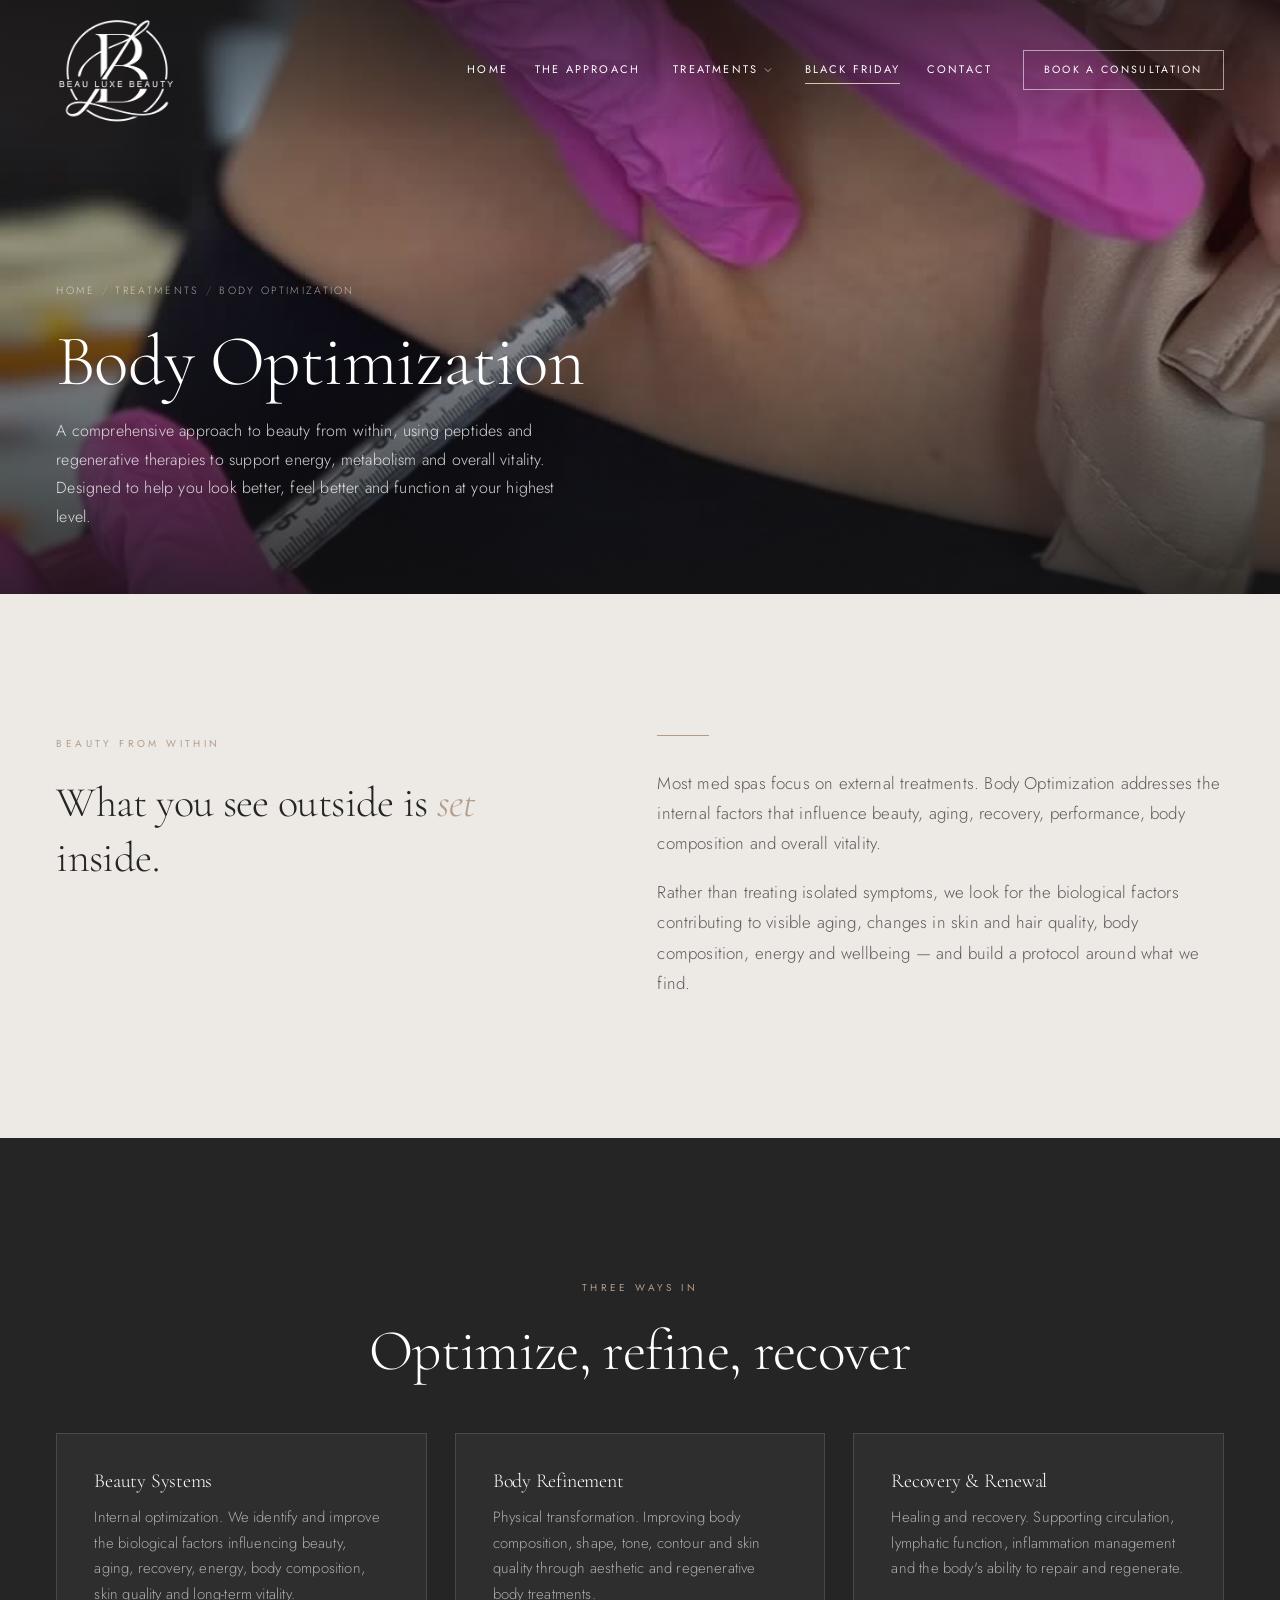
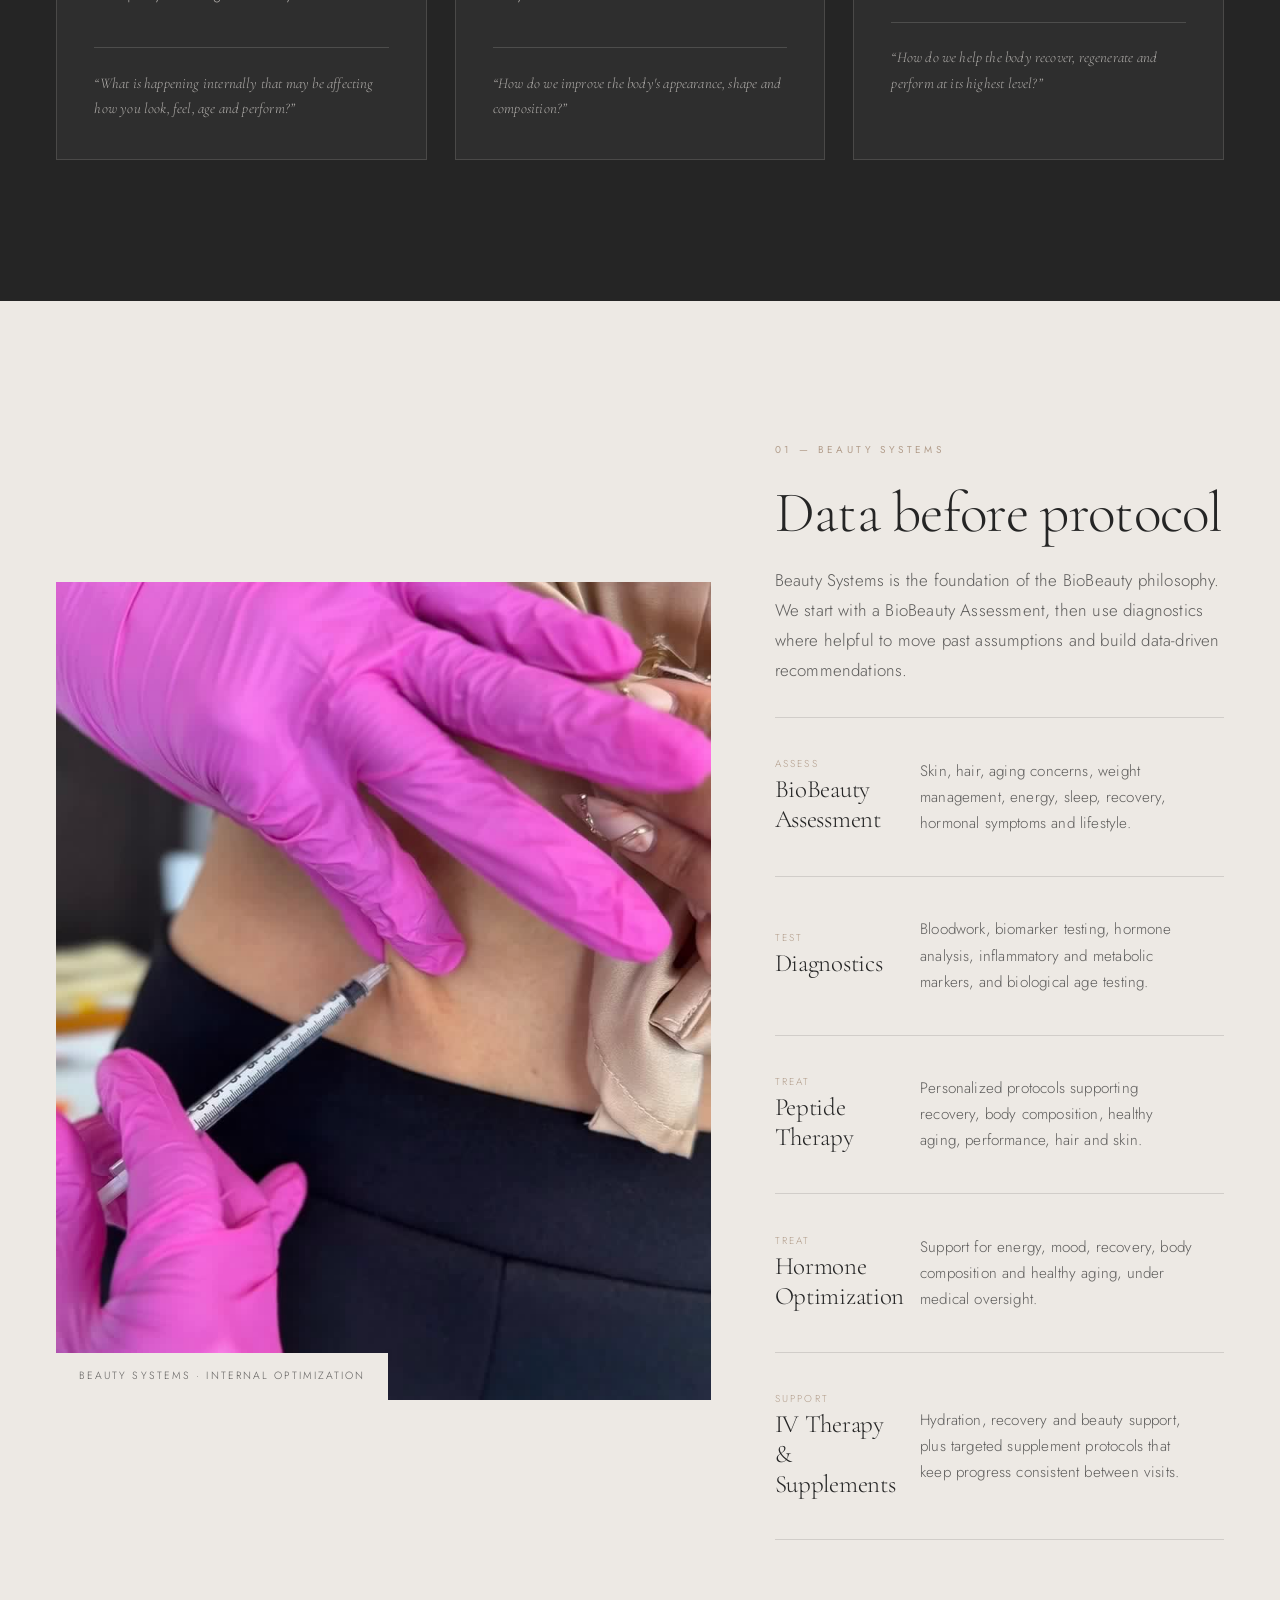
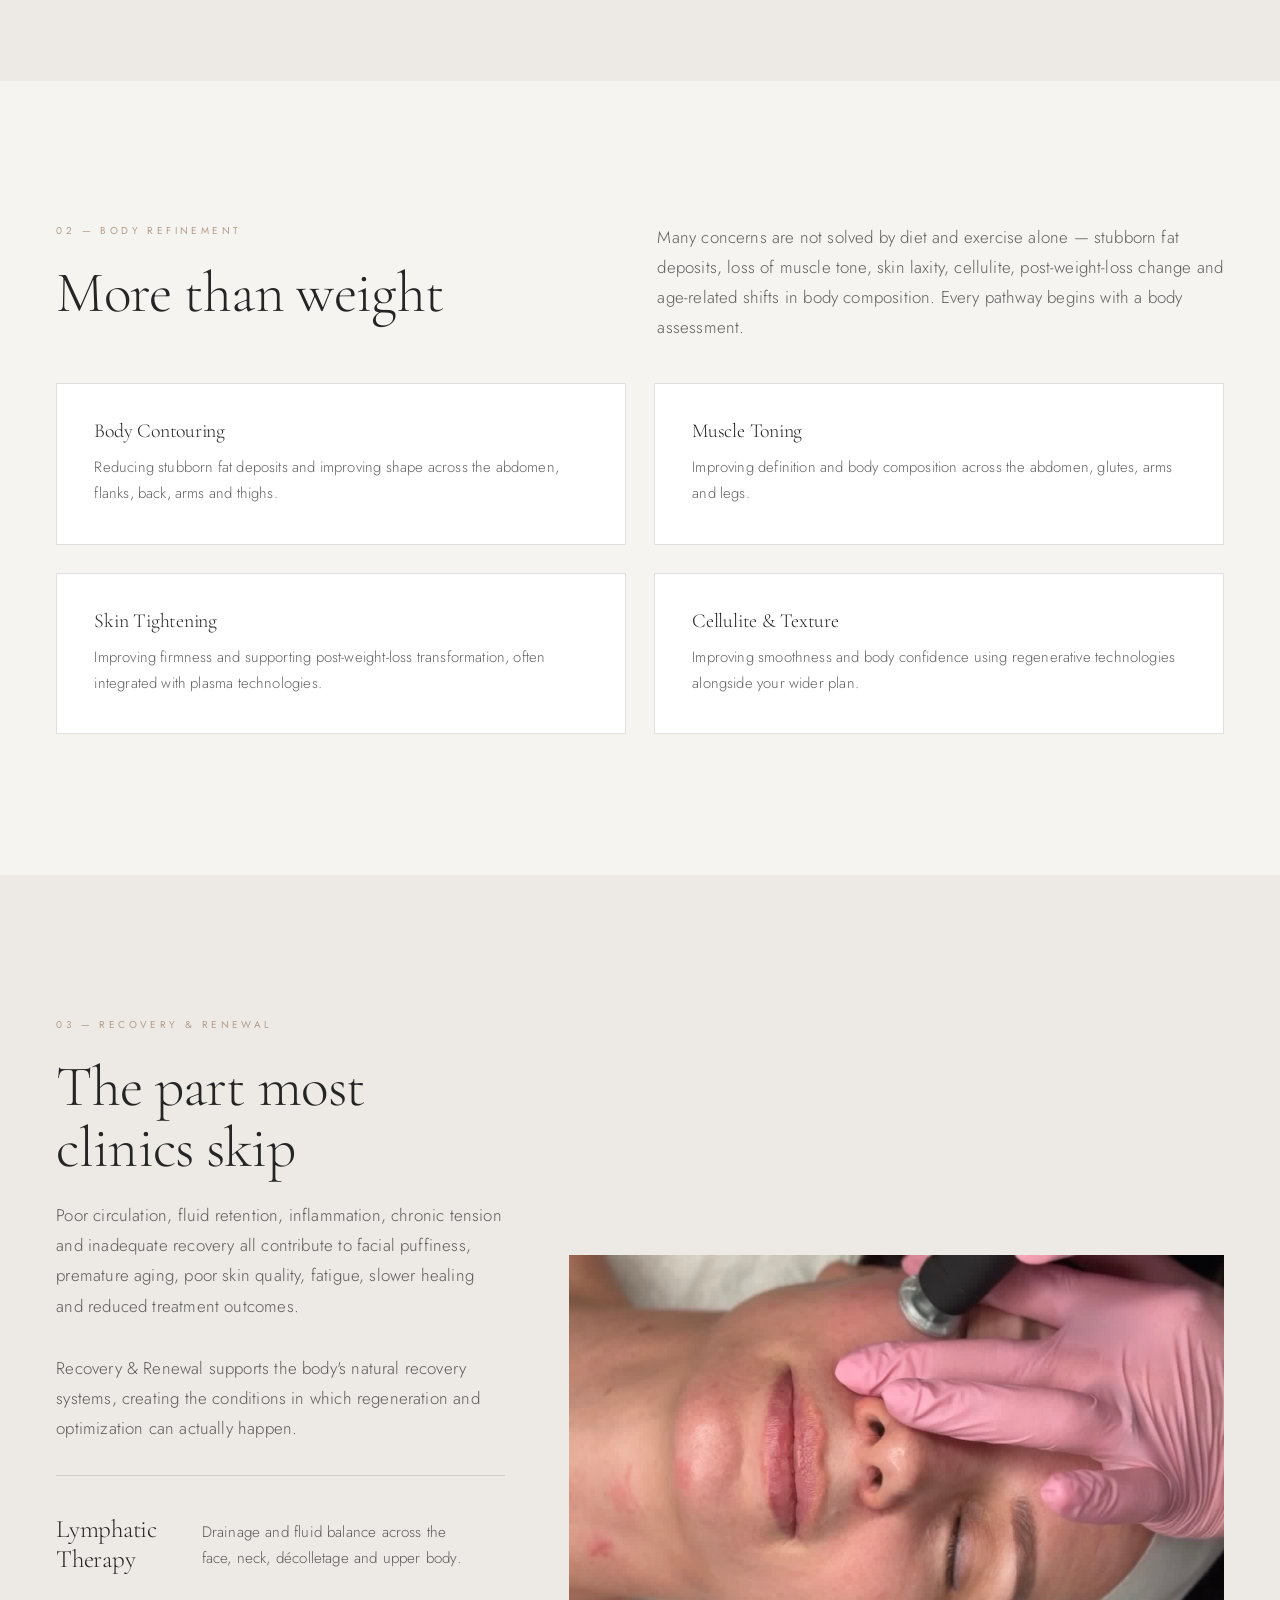
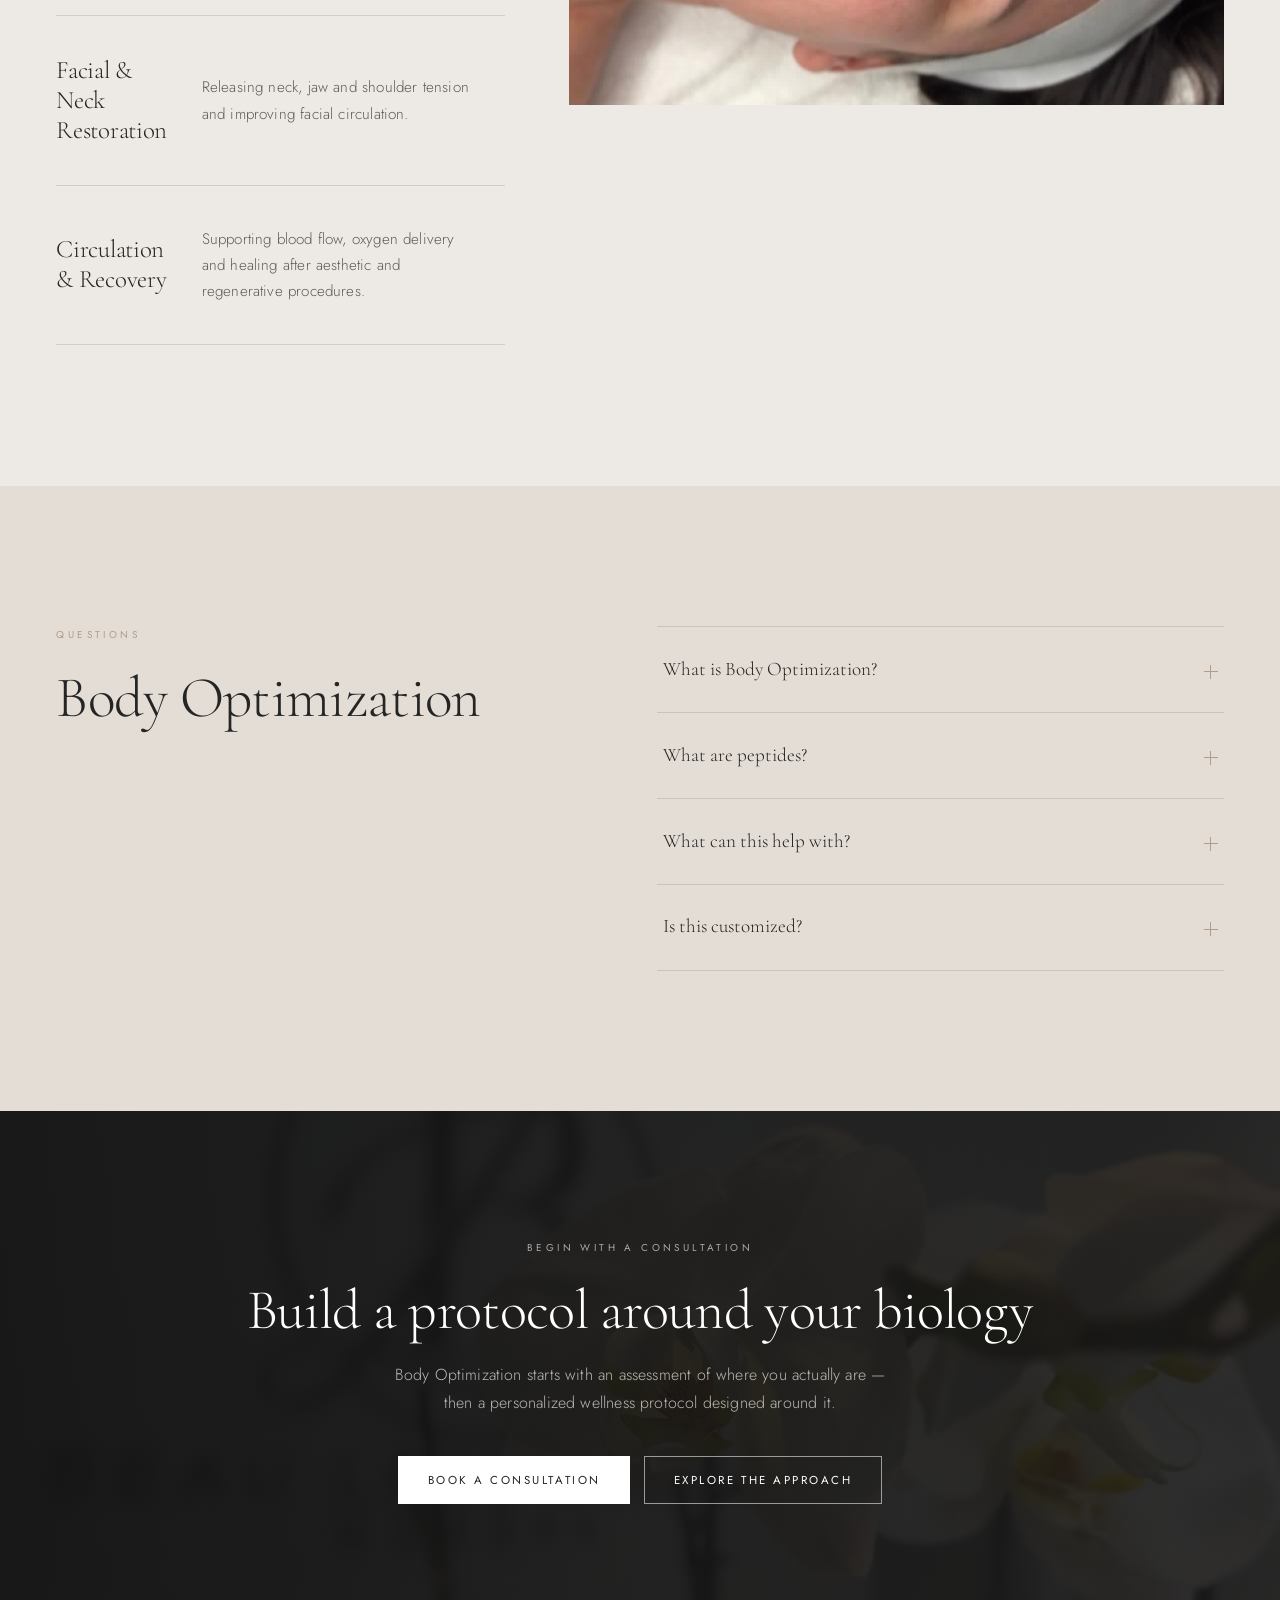
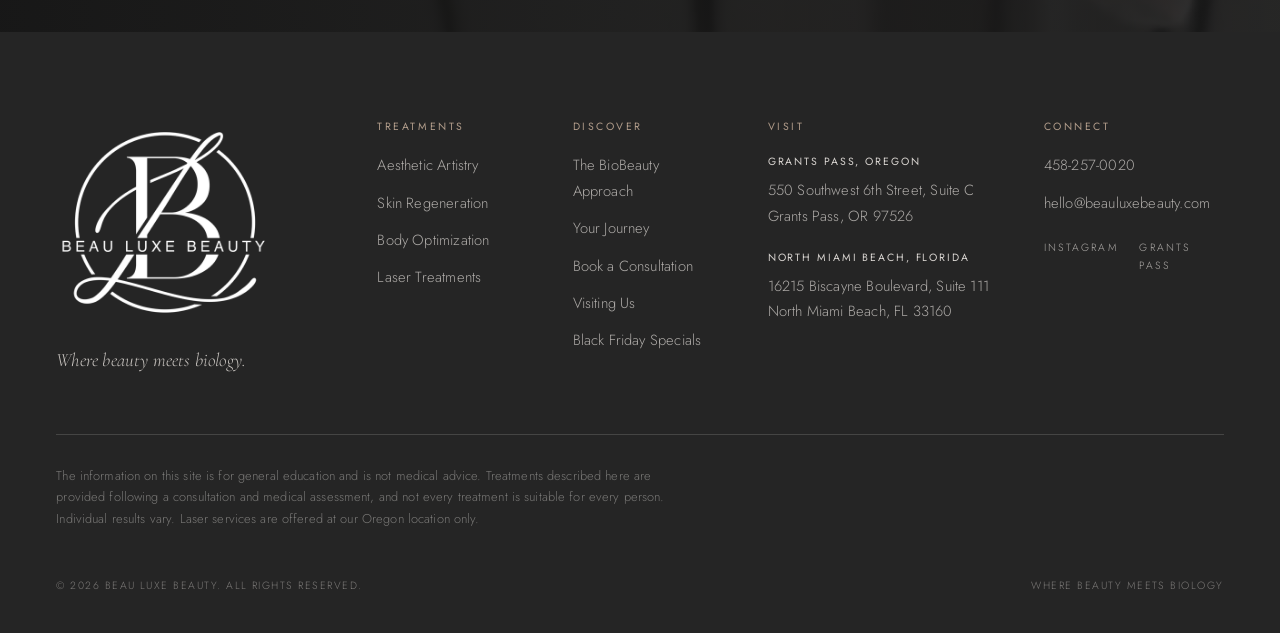
<file: body-optimization.html>
<!doctype html>
<html lang="en">
<head>
<meta charset="utf-8">
<meta name="viewport" content="width=device-width, initial-scale=1">
<script>document.documentElement.className += " js no-anim";</script>
<title>Body Optimization | Peptides &amp; Regenerative Wellness | Beau Luxe Beauty</title>
<meta name="description" content="Beauty supported from the inside out — peptide therapy, hormone and biomarker optimization, body refinement and recovery programs at Beau Luxe Beauty.">
<meta name="theme-color" content="#EDE9E4">
<meta property="og:site_name" content="Beau Luxe Beauty">
<meta property="og:title" content="Body Optimization | Peptides &amp; Regenerative Wellness | Beau Luxe Beauty">
<meta property="og:description" content="Beauty supported from the inside out — peptide therapy, hormone and biomarker optimization, body refinement and recovery programs at Beau Luxe Beauty.">
<meta property="og:type" content="website">
<meta property="og:image" content="https://www.beauluxebeauty.com/assets/img/poster-hero.jpg">
<meta property="og:url" content="https://www.beauluxebeauty.com/body-optimization.html">
<link rel="canonical" href="https://www.beauluxebeauty.com/body-optimization.html">
<link rel="icon" href="assets/img/favicon-32.png" sizes="32x32">
<link rel="apple-touch-icon" href="assets/img/favicon-180.png">
<link rel="preconnect" href="https://fonts.googleapis.com">
<link rel="preconnect" href="https://fonts.gstatic.com" crossorigin>
<link href="https://fonts.googleapis.com/css2?family=Cormorant+Garamond:ital,wght@0,300;0,400;0,500;1,300;1,400&family=Jost:wght@300;400;500&display=swap" rel="stylesheet">
<link rel="stylesheet" href="assets/css/styles.css">
<script defer src="assets/js/main.js"></script>
</head>
<body class="">
<a class="skip" href="#main">Skip to content</a>
<header class="header">
  <div class="header__inner">
    <a class="brand" href="index.html">
      <img class="brand__light" src="assets/img/logo-head-white.png" width="280" height="257" alt="Beau Luxe Beauty">
      <img class="brand__dark" src="assets/img/logo-head.png" width="280" height="257" alt="" aria-hidden="true">
    </a>

    <nav class="nav" aria-label="Primary">
      <ul class="nav__list">
        <li><a class="nav__link" href="index.html">Home</a></li>
        <li><a class="nav__link" href="about.html">The Approach</a></li>
        <li class="nav__item">
          <button type="button" class="nav__link nav__toggle" aria-expanded="false">
            Treatments
            <svg viewBox="0 0 10 6" aria-hidden="true" fill="none"><path d="M1 1l4 4 4-4" stroke="currentColor" stroke-width="1"/></svg>
          </button>
          <div class="nav__panel">
            <a href="aesthetic-artistry.html">Aesthetic Artistry<span>Injectable &amp; PMU</span></a>
            <a href="skin-regeneration.html">Skin Regeneration<span>BioSkin Renewal &amp; Precision Plasma</span></a>
            <a href="body-optimization.html">Body Optimization<span>Beauty from within</span></a>
            <a href="laser-treatments.html">Laser Treatments<span>Oregon</span></a>
          </div>
        </li>
        <li><a class="nav__link nav__link--bf" href="blackfriday.html">Black Friday</a></li>
        <li><a class="nav__link" href="contact.html">Contact</a></li>
      </ul>
      <a class="btn" data-book href="contact.html">Book a Consultation</a>
    </nav>

    <button class="burger" type="button" aria-expanded="false" aria-controls="drawer">
      <span></span><span></span><span></span>
      <span class="sr-only">Open menu</span>
    </button>
  </div>
</header>

<div class="drawer" id="drawer" aria-hidden="true">
  <ul class="drawer__list">
    <li><a href="index.html">Home</a></li>
    <li><a href="about.html">The Approach</a></li>
    <li>
      <a href="aesthetic-artistry.html">Treatments</a>
      <div class="drawer__sub">
        <a href="aesthetic-artistry.html">Aesthetic Artistry</a>
        <a href="skin-regeneration.html">Skin Regeneration</a>
        <a href="body-optimization.html">Body Optimization</a>
        <a href="laser-treatments.html">Laser Treatments</a>
      </div>
    </li>
    <li><a href="blackfriday.html">Black Friday Specials</a></li>
    <li><a href="contact.html">Contact</a></li>
  </ul>
  <div class="drawer__foot">
    <a class="btn btn--solid-light" data-book href="contact.html">Book a Consultation</a>
    <p class="drawer__meta">Where beauty meets biology</p>
  </div>
</div>
<main id="main">

  <section class="phero">
    <div class="phero__media">
      <img src="assets/img/body-peptide-01.jpg" alt="A peptide therapy injection being administered by a provider">
    </div>
    <div class="phero__inner">
      <nav class="crumb" aria-label="Breadcrumb"><a href="index.html">Home</a><span>/</span>Treatments<span>/</span>Body Optimization</nav>
      <h1 class="phero__title">Body Optimization</h1>
      <p class="phero__text">
        A comprehensive approach to beauty from within, using peptides and regenerative therapies to
        support energy, metabolism and overall vitality. Designed to help you look better, feel better
        and function at your highest level.
      </p>
    </div>
  </section>

  <!-- Intro -->
  <section class="section">
    <div class="wrap split">
      <div class="reveal">
        <span class="eyebrow">Beauty from within</span>
        <p class="statement">What you see outside is <em>set</em> inside.</p>
      </div>
      <div class="reveal" data-d="1">
        <hr class="rule-short">
        <p class="lede">
          Most med spas focus on external treatments. Body Optimization addresses the internal factors
          that influence beauty, aging, recovery, performance, body composition and overall vitality.
        </p>
        <p class="lede">
          Rather than treating isolated symptoms, we look for the biological factors contributing to
          visible aging, changes in skin and hair quality, body composition, energy and wellbeing &mdash;
          and build a protocol around what we find.
        </p>
      </div>
    </div>
  </section>

  <!-- Three divisions -->
  <section class="section band-dark" style="padding-top:0">
    <div class="wrap" style="padding-top:var(--section)">
      <div class="center" style="margin-bottom:clamp(32px,4vw,54px)">
        <span class="eyebrow reveal">Three ways in</span>
        <h2 class="d2 reveal" data-d="1" style="max-width:24ch;margin-inline:auto">Optimize, refine, recover</h2>
      </div>
      <div class="cards cards--3">
        <article class="card reveal">
          <h3>Beauty Systems</h3>
          <p>
            Internal optimization. We identify and improve the biological factors influencing beauty,
            aging, recovery, energy, body composition, skin quality and long-term vitality.
          </p>
          <p class="card__q">&ldquo;What is happening internally that may be affecting how you look, feel, age and perform?&rdquo;</p>
        </article>
        <article class="card reveal" data-d="1">
          <h3>Body Refinement</h3>
          <p>
            Physical transformation. Improving body composition, shape, tone, contour and skin quality
            through aesthetic and regenerative body treatments.
          </p>
          <p class="card__q">&ldquo;How do we improve the body's appearance, shape and composition?&rdquo;</p>
        </article>
        <article class="card reveal" data-d="2">
          <h3>Recovery &amp; Renewal</h3>
          <p>
            Healing and recovery. Supporting circulation, lymphatic function, inflammation management
            and the body's ability to repair and regenerate.
          </p>
          <p class="card__q">&ldquo;How do we help the body recover, regenerate and perform at its highest level?&rdquo;</p>
        </article>
      </div>
    </div>
  </section>

  <!-- Beauty Systems detail -->
  <section class="section">
    <div class="wrap feature">
      <div class="feature__media feature__media--tall reveal">
        <img src="assets/img/body-peptide-01.jpg" alt="A peptide protocol being administered" loading="lazy">
        <p class="media-note">Beauty Systems &middot; internal optimization</p>
      </div>
      <div class="feature__body reveal" data-d="1">
        <span class="eyebrow">01 &mdash; Beauty Systems</span>
        <h2 class="d2">Data before protocol</h2>
        <p class="lede">
          Beauty Systems is the foundation of the BioBeauty philosophy. We start with a BioBeauty
          Assessment, then use diagnostics where helpful to move past assumptions and build
          data-driven recommendations.
        </p>
        <div class="tlist" style="margin-top:2rem">
          <article class="titem"><h3 class="titem__name"><small>Assess</small>BioBeauty Assessment</h3><p class="titem__desc">Skin, hair, aging concerns, weight management, energy, sleep, recovery, hormonal symptoms and lifestyle.</p></article>
          <article class="titem"><h3 class="titem__name"><small>Test</small>Diagnostics</h3><p class="titem__desc">Bloodwork, biomarker testing, hormone analysis, inflammatory and metabolic markers, and biological age testing.</p></article>
          <article class="titem"><h3 class="titem__name"><small>Treat</small>Peptide Therapy</h3><p class="titem__desc">Personalized protocols supporting recovery, body composition, healthy aging, performance, hair and skin.</p></article>
          <article class="titem"><h3 class="titem__name"><small>Treat</small>Hormone Optimization</h3><p class="titem__desc">Support for energy, mood, recovery, body composition and healthy aging, under medical oversight.</p></article>
          <article class="titem"><h3 class="titem__name"><small>Support</small>IV Therapy &amp; Supplements</h3><p class="titem__desc">Hydration, recovery and beauty support, plus targeted supplement protocols that keep progress consistent between visits.</p></article>
        </div>
      </div>
    </div>
  </section>

  <!-- Body Refinement -->
  <section class="section band-bone">
    <div class="wrap">
      <div class="split" style="margin-bottom:clamp(26px,3.2vw,42px)">
        <div class="reveal">
          <span class="eyebrow">02 &mdash; Body Refinement</span>
          <h2 class="d2">More than weight</h2>
        </div>
        <div class="reveal" data-d="1">
          <p class="lede">
            Many concerns are not solved by diet and exercise alone &mdash; stubborn fat deposits, loss of
            muscle tone, skin laxity, cellulite, post-weight-loss change and age-related shifts in body
            composition. Every pathway begins with a body assessment.
          </p>
        </div>
      </div>
      <div class="cards cards--2">
        <article class="card reveal"><h3>Body Contouring</h3><p>Reducing stubborn fat deposits and improving shape across the abdomen, flanks, back, arms and thighs.</p></article>
        <article class="card reveal" data-d="1"><h3>Muscle Toning</h3><p>Improving definition and body composition across the abdomen, glutes, arms and legs.</p></article>
        <article class="card reveal" data-d="2"><h3>Skin Tightening</h3><p>Improving firmness and supporting post-weight-loss transformation, often integrated with plasma technologies.</p></article>
        <article class="card reveal" data-d="3"><h3>Cellulite &amp; Texture</h3><p>Improving smoothness and body confidence using regenerative technologies alongside your wider plan.</p></article>
      </div>
    </div>
  </section>

  <!-- Recovery -->
  <section class="section">
    <div class="wrap feature feature--flip">
      <div class="feature__media feature__media--wide reveal">
        <img src="assets/img/skin-plasma-06.jpg" alt="A restorative facial and neck treatment in progress" loading="lazy">
      </div>
      <div class="feature__body reveal" data-d="1">
        <span class="eyebrow">03 &mdash; Recovery &amp; Renewal</span>
        <h2 class="d2">The part most clinics skip</h2>
        <p class="lede">
          Poor circulation, fluid retention, inflammation, chronic tension and inadequate recovery all
          contribute to facial puffiness, premature aging, poor skin quality, fatigue, slower healing
          and reduced treatment outcomes.
        </p>
        <p class="lede">
          Recovery &amp; Renewal supports the body's natural recovery systems, creating the conditions in
          which regeneration and optimization can actually happen.
        </p>
        <div class="tlist" style="margin-top:1.6rem">
          <article class="titem"><h3 class="titem__name">Lymphatic Therapy</h3><p class="titem__desc">Drainage and fluid balance across the face, neck, d&eacute;colletage and upper body.</p></article>
          <article class="titem"><h3 class="titem__name">Facial &amp; Neck Restoration</h3><p class="titem__desc">Releasing neck, jaw and shoulder tension and improving facial circulation.</p></article>
          <article class="titem"><h3 class="titem__name">Circulation &amp; Recovery</h3><p class="titem__desc">Supporting blood flow, oxygen delivery and healing after aesthetic and regenerative procedures.</p></article>
        </div>
      </div>
    </div>
  </section>

  <!-- Q&A -->
  <section class="section band-cream-deep">
    <div class="wrap split">
      <div class="reveal">
        <span class="eyebrow">Questions</span>
        <h2 class="d2">Body Optimization</h2>
      </div>
      <div class="reveal" data-d="1">
        <div class="accordion">
          <div class="acc"><button class="acc__btn" type="button" aria-expanded="false">What is Body Optimization?<span class="acc__icon" aria-hidden="true"></span></button>
            <div class="acc__panel"><div class="acc__inner">A wellness-focused approach using peptides and regenerative therapies to support internal function, energy and overall vitality.</div></div></div>
          <div class="acc"><button class="acc__btn" type="button" aria-expanded="false">What are peptides?<span class="acc__icon" aria-hidden="true"></span></button>
            <div class="acc__panel"><div class="acc__inner">Peptides are naturally occurring compounds that signal the body to perform specific functions such as repair, recovery and metabolic support.</div></div></div>
          <div class="acc"><button class="acc__btn" type="button" aria-expanded="false">What can this help with?<span class="acc__icon" aria-hidden="true"></span></button>
            <div class="acc__panel"><div class="acc__inner">Energy levels, metabolism, recovery, skin health and overall performance.</div></div></div>
          <div class="acc"><button class="acc__btn" type="button" aria-expanded="false">Is this customized?<span class="acc__icon" aria-hidden="true"></span></button>
            <div class="acc__panel"><div class="acc__inner">Yes &mdash; every protocol is tailored based on your goals, lifestyle and current state of health.</div></div></div>
        </div>
      </div>
    </div>
  </section>

</main>
<section class="cta">
  <div class="cta__bg">
    <img src="assets/img/poster-orchid.jpg" alt="" aria-hidden="true" loading="lazy">
  </div>
  <div class="wrap cta__inner reveal">
    <span class="eyebrow eyebrow--light">Begin with a consultation</span>
    <h2 class="d2">Build a protocol around your biology</h2>
    <p>Body Optimization starts with an assessment of where you actually are &mdash; then a personalized wellness protocol designed around it.</p>
    <div class="cta__actions">
      <a class="btn btn--solid-light" data-book href="contact.html">Book a Consultation</a>
      <a class="btn btn--light" href="about.html">Explore the Approach</a>
    </div>
  </div>
</section>
<footer class="footer">
  <div class="wrap">
    <div class="footer__top">
      <div class="footer__brand">
        <img src="assets/img/logo-full-white.png" width="480" height="440" loading="lazy" decoding="async" alt="Beau Luxe Beauty">
        <p class="footer__tag">Where beauty meets biology.</p>
      </div>

      <div>
        <h4>Treatments</h4>
        <ul class="footer__list">
          <li><a href="aesthetic-artistry.html">Aesthetic Artistry</a></li>
          <li><a href="skin-regeneration.html">Skin Regeneration</a></li>
          <li><a href="body-optimization.html">Body Optimization</a></li>
          <li><a href="laser-treatments.html">Laser Treatments</a></li>
        </ul>
      </div>

      <div>
        <h4>Discover</h4>
        <ul class="footer__list">
          <li><a href="about.html">The BioBeauty Approach</a></li>
          <li><a href="about.html#journey">Your Journey</a></li>
          <li><a href="contact.html">Book a Consultation</a></li>
          <li><a href="contact.html#visit">Visiting Us</a></li>
          <li><a href="blackfriday.html">Black Friday Specials</a></li>
        </ul>
      </div>

      <div>
        <h4>Visit</h4>
        <ul class="footer__list">
          <li>
            <strong class="footer__loc">Grants Pass, Oregon</strong>
            <a href="https://maps.google.com/?q=550+SW+6th+Street+Suite+C+Grants+Pass+OR+97526" rel="noopener">
              550 Southwest 6th Street, Suite C<br>Grants Pass, OR 97526
            </a>
          </li>
          <li>
            <strong class="footer__loc">North Miami Beach, Florida</strong>
            <a href="https://maps.google.com/?q=16215+Biscayne+Boulevard+Suite+111+North+Miami+Beach+FL+33160" rel="noopener">
              16215 Biscayne Boulevard, Suite 111<br>North Miami Beach, FL 33160
            </a>
          </li>
        </ul>
      </div>

      <div>
        <h4>Connect</h4>
        <ul class="footer__list">
          <li><a href="tel:+14582570020">458-257-0020</a></li>
          <li><a href="mailto:hello@beauluxebeauty.com">hello@beauluxebeauty.com</a></li>
        </ul>
        <div class="social" style="margin-top:1.4rem">
          <a href="https://www.instagram.com/beauluxebeautyusa/" rel="noopener">Instagram</a>
          <a href="https://www.instagram.com/beauluxebeautygrantspass/" rel="noopener">Grants Pass</a>
        </div>
      </div>
    </div>

    <p class="footer__legal">
      The information on this site is for general education and is not medical advice. Treatments described
      here are provided following a consultation and medical assessment, and not every treatment is suitable
      for every person. Individual results vary. Laser services are offered at our Oregon location only.
    </p>

    <div class="footer__bottom">
      <span>&copy; <span data-year>2026</span> Beau Luxe Beauty. All rights reserved.</span>
      <span>Where beauty meets biology</span>
    </div>
  </div>
</footer>
</body>
</html>
</file>
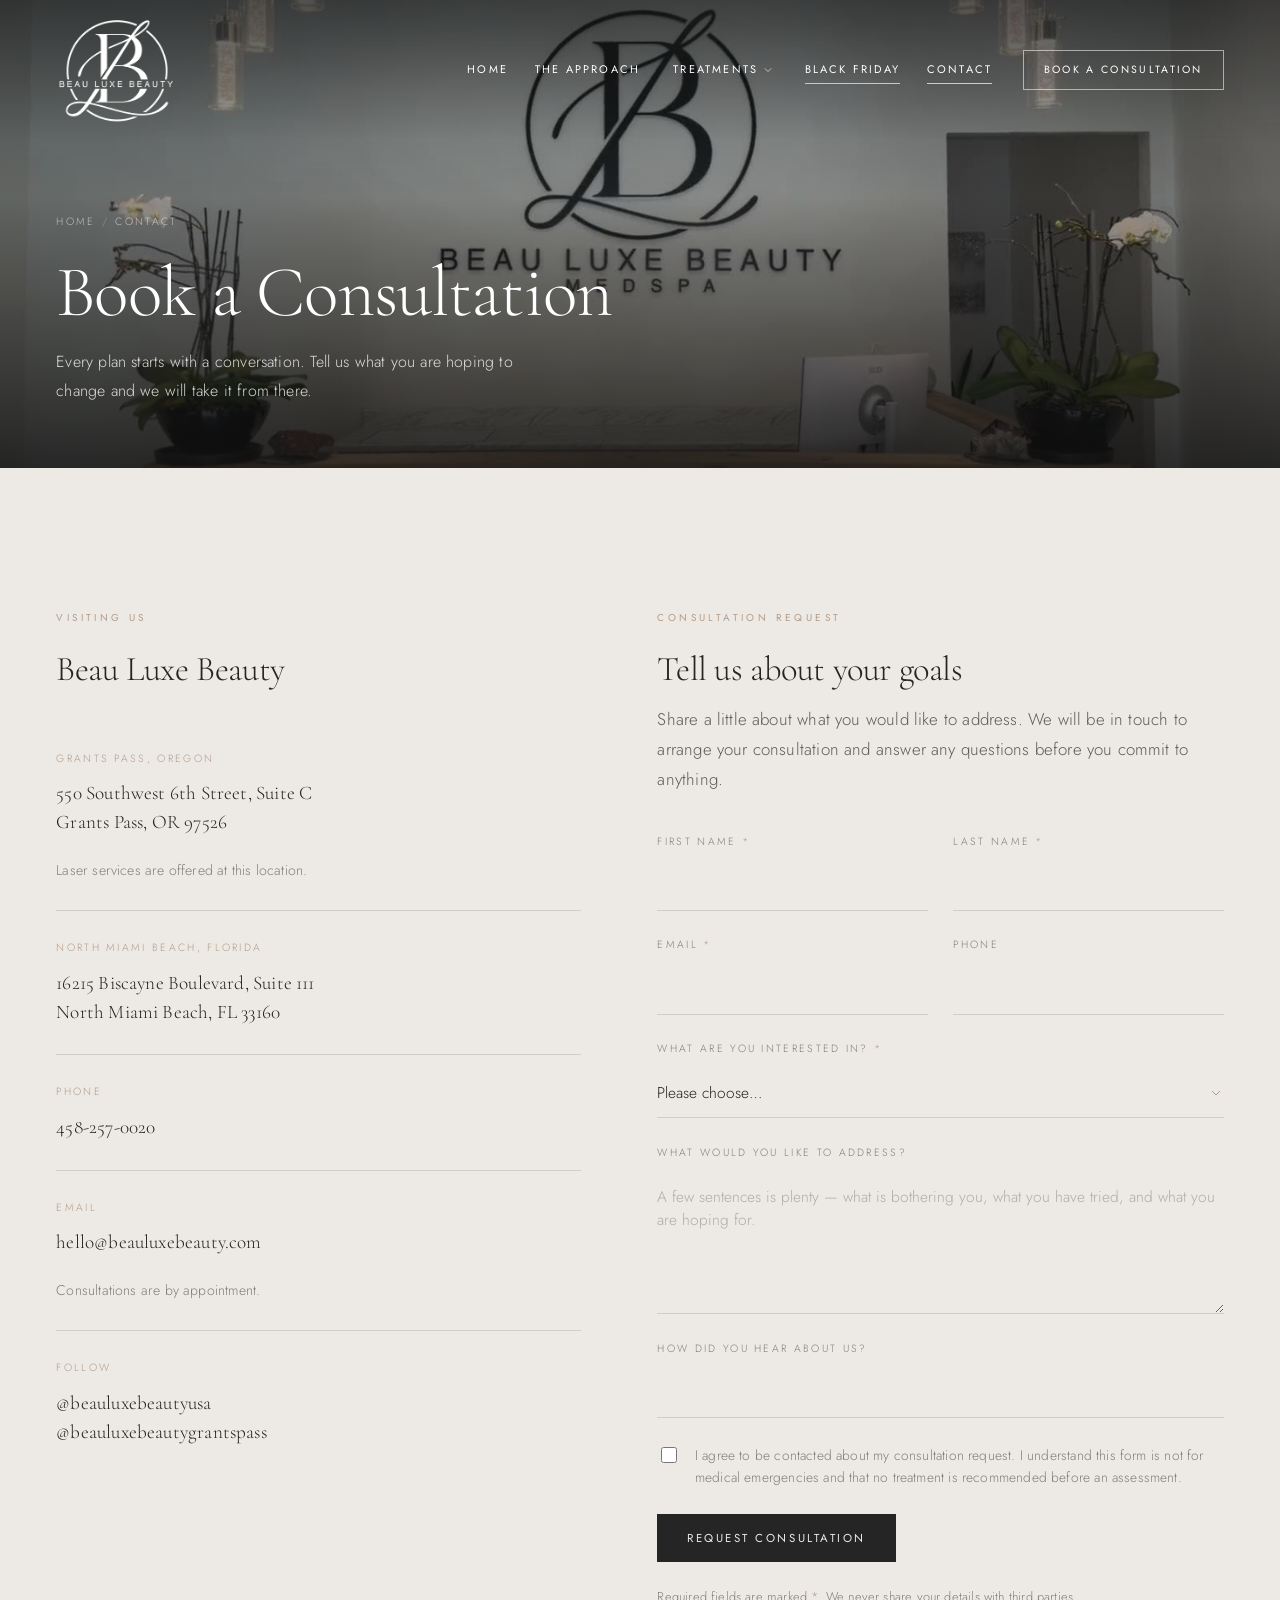
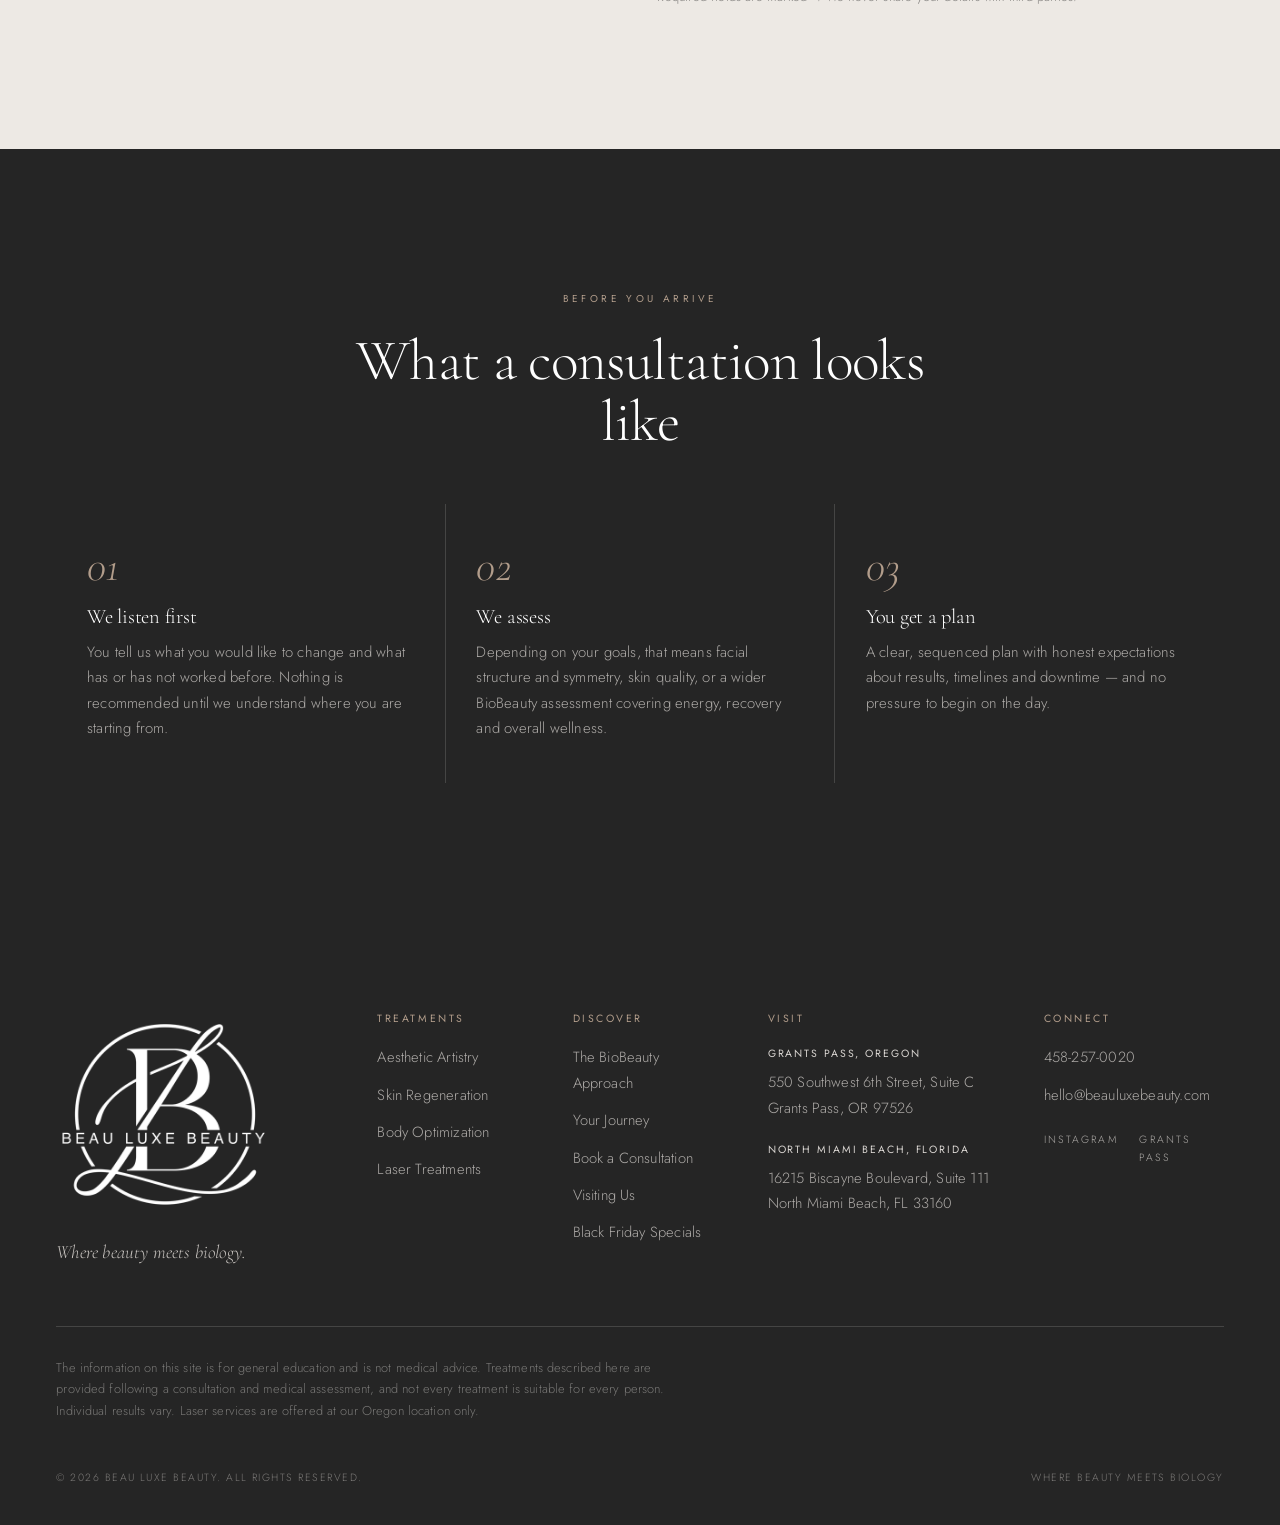
<file: contact.html>
<!doctype html>
<html lang="en">
<head>
<meta charset="utf-8">
<meta name="viewport" content="width=device-width, initial-scale=1">
<script>document.documentElement.className += " js no-anim";</script>
<title>Book a Consultation | Beau Luxe Beauty</title>
<meta name="description" content="Every treatment at Beau Luxe Beauty begins with a consultation. Request yours and we will build a personalized BioBeauty plan around your goals.">
<meta name="theme-color" content="#EDE9E4">
<meta property="og:site_name" content="Beau Luxe Beauty">
<meta property="og:title" content="Book a Consultation | Beau Luxe Beauty">
<meta property="og:description" content="Every treatment at Beau Luxe Beauty begins with a consultation. Request yours and we will build a personalized BioBeauty plan around your goals.">
<meta property="og:type" content="website">
<meta property="og:image" content="https://www.beauluxebeauty.com/assets/img/poster-hero.jpg">
<meta property="og:url" content="https://www.beauluxebeauty.com/contact.html">
<link rel="canonical" href="https://www.beauluxebeauty.com/contact.html">
<link rel="icon" href="assets/img/favicon-32.png" sizes="32x32">
<link rel="apple-touch-icon" href="assets/img/favicon-180.png">
<link rel="preconnect" href="https://fonts.googleapis.com">
<link rel="preconnect" href="https://fonts.gstatic.com" crossorigin>
<link href="https://fonts.googleapis.com/css2?family=Cormorant+Garamond:ital,wght@0,300;0,400;0,500;1,300;1,400&family=Jost:wght@300;400;500&display=swap" rel="stylesheet">
<link rel="stylesheet" href="assets/css/styles.css">
<script defer src="assets/js/main.js"></script>
</head>
<body class="">
<a class="skip" href="#main">Skip to content</a>
<header class="header">
  <div class="header__inner">
    <a class="brand" href="index.html">
      <img class="brand__light" src="assets/img/logo-head-white.png" width="280" height="257" alt="Beau Luxe Beauty">
      <img class="brand__dark" src="assets/img/logo-head.png" width="280" height="257" alt="" aria-hidden="true">
    </a>

    <nav class="nav" aria-label="Primary">
      <ul class="nav__list">
        <li><a class="nav__link" href="index.html">Home</a></li>
        <li><a class="nav__link" href="about.html">The Approach</a></li>
        <li class="nav__item">
          <button type="button" class="nav__link nav__toggle" aria-expanded="false">
            Treatments
            <svg viewBox="0 0 10 6" aria-hidden="true" fill="none"><path d="M1 1l4 4 4-4" stroke="currentColor" stroke-width="1"/></svg>
          </button>
          <div class="nav__panel">
            <a href="aesthetic-artistry.html">Aesthetic Artistry<span>Injectable &amp; PMU</span></a>
            <a href="skin-regeneration.html">Skin Regeneration<span>BioSkin Renewal &amp; Precision Plasma</span></a>
            <a href="body-optimization.html">Body Optimization<span>Beauty from within</span></a>
            <a href="laser-treatments.html">Laser Treatments<span>Oregon</span></a>
          </div>
        </li>
        <li><a class="nav__link nav__link--bf" href="blackfriday.html">Black Friday</a></li>
        <li><a class="nav__link" aria-current="page" href="contact.html">Contact</a></li>
      </ul>
      <a class="btn" data-book href="contact.html">Book a Consultation</a>
    </nav>

    <button class="burger" type="button" aria-expanded="false" aria-controls="drawer">
      <span></span><span></span><span></span>
      <span class="sr-only">Open menu</span>
    </button>
  </div>
</header>

<div class="drawer" id="drawer" aria-hidden="true">
  <ul class="drawer__list">
    <li><a href="index.html">Home</a></li>
    <li><a href="about.html">The Approach</a></li>
    <li>
      <a href="aesthetic-artistry.html">Treatments</a>
      <div class="drawer__sub">
        <a href="aesthetic-artistry.html">Aesthetic Artistry</a>
        <a href="skin-regeneration.html">Skin Regeneration</a>
        <a href="body-optimization.html">Body Optimization</a>
        <a href="laser-treatments.html">Laser Treatments</a>
      </div>
    </li>
    <li><a href="blackfriday.html">Black Friday Specials</a></li>
    <li><a href="contact.html">Contact</a></li>
  </ul>
  <div class="drawer__foot">
    <a class="btn btn--solid-light" data-book href="contact.html">Book a Consultation</a>
    <p class="drawer__meta">Where beauty meets biology</p>
  </div>
</div>
<main id="main">

  <section class="phero" style="min-height:clamp(380px,52vh,520px)">
    <div class="phero__media">
      <img src="assets/img/poster-hero.jpg" alt="The Beau Luxe Beauty reception">
    </div>
    <div class="phero__inner">
      <nav class="crumb" aria-label="Breadcrumb"><a href="index.html">Home</a><span>/</span>Contact</nav>
      <h1 class="phero__title">Book a Consultation</h1>
      <p class="phero__text">
        Every plan starts with a conversation. Tell us what you are hoping to change and we will take
        it from there.
      </p>
    </div>
  </section>

  <!-- Form + info -->
  <section class="section">
    <div class="wrap split">

      <!-- Info column -->
      <div class="reveal" id="visit">
        <span class="eyebrow">Visiting us</span>
        <h2 class="d3" style="margin-bottom:2rem">Beau Luxe Beauty</h2>

        <div class="info__group">
          <p class="info__label">Grants Pass, Oregon</p>
          <p class="info__value">
            <a href="https://maps.google.com/?q=550+SW+6th+Street+Suite+C+Grants+Pass+OR+97526" rel="noopener">
              550 Southwest 6th Street, Suite C<br>Grants Pass, OR 97526
            </a>
          </p>
          <p class="info__sub">Laser services are offered at this location.</p>
        </div>

        <div class="info__group">
          <p class="info__label">North Miami Beach, Florida</p>
          <p class="info__value">
            <a href="https://maps.google.com/?q=16215+Biscayne+Boulevard+Suite+111+North+Miami+Beach+FL+33160" rel="noopener">
              16215 Biscayne Boulevard, Suite 111<br>North Miami Beach, FL 33160
            </a>
          </p>
        </div>

        <div class="info__group">
          <p class="info__label">Phone</p>
          <p class="info__value"><a href="tel:+14582570020">458-257-0020</a></p>
        </div>

        <div class="info__group">
          <p class="info__label">Email</p>
          <p class="info__value"><a href="mailto:hello@beauluxebeauty.com">hello@beauluxebeauty.com</a></p>
          <p class="info__sub">Consultations are by appointment.</p>
        </div>

        <div class="info__group" style="border-bottom:0">
          <p class="info__label">Follow</p>
          <p class="info__value">
            <a href="https://www.instagram.com/beauluxebeautyusa/" rel="noopener">@beauluxebeautyusa</a><br>
            <a href="https://www.instagram.com/beauluxebeautygrantspass/" rel="noopener">@beauluxebeautygrantspass</a>
          </p>
        </div>
      </div>

      <!-- Form column -->
      <div class="reveal" data-d="1">
        <span class="eyebrow">Consultation request</span>
        <h2 class="d3" style="margin-bottom:.9rem">Tell us about your goals</h2>
        <p class="lede" style="margin-bottom:2.4rem">
          Share a little about what you would like to address. We will be in touch to arrange your
          consultation and answer any questions before you commit to anything.
        </p>

        <!--
          ============================================================
          TO GO LIVE: set this form's action and method to your form
          provider or booking system endpoint, e.g.
            <form class="form" data-consult-form action="https://formspree.io/f/XXXX" method="post">
          Once `action` is set, assets/js/main.js stops intercepting and
          the form submits normally. Until then nothing is sent anywhere.
          ============================================================
        -->
        <form class="form" data-consult-form novalidate>
          <div class="form__row form__row--2">
            <div class="field">
              <label for="first">First name <span class="req">*</span></label>
              <input type="text" id="first" name="firstName" autocomplete="given-name" required>
            </div>
            <div class="field">
              <label for="last">Last name <span class="req">*</span></label>
              <input type="text" id="last" name="lastName" autocomplete="family-name" required>
            </div>
          </div>

          <div class="form__row form__row--2">
            <div class="field">
              <label for="email">Email <span class="req">*</span></label>
              <input type="email" id="email" name="email" autocomplete="email" required>
            </div>
            <div class="field">
              <label for="phone">Phone</label>
              <input type="tel" id="phone" name="phone" autocomplete="tel">
            </div>
          </div>

          <div class="field">
            <label for="interest">What are you interested in? <span class="req">*</span></label>
            <select id="interest" name="interest" required>
              <option value="">Please choose&hellip;</option>
              <option>Not sure yet &mdash; I would like guidance</option>
              <option>Injectable Artistry</option>
              <option>PMU Artistry</option>
              <option>BioSkin Renewal Program</option>
              <option>Precision Plasma</option>
              <option>Body Optimization</option>
              <option>Laser Hair Removal (Oregon)</option>
              <option>Tattoo Removal (Oregon)</option>
            </select>
          </div>

          <div class="field">
            <label for="goals">What would you like to address?</label>
            <textarea id="goals" name="goals" rows="5"
              placeholder="A few sentences is plenty &mdash; what is bothering you, what you have tried, and what you are hoping for."></textarea>
          </div>

          <div class="field">
            <label for="heard">How did you hear about us?</label>
            <input type="text" id="heard" name="heard">
          </div>

          <label class="check">
            <input type="checkbox" name="consent" required>
            <span>
              I agree to be contacted about my consultation request. I understand this form is not for
              medical emergencies and that no treatment is recommended before an assessment.
            </span>
          </label>

          <div class="form__status" tabindex="-1">
            <strong>Thank you &mdash; your request has been received.</strong><br>
            We will be in touch shortly to arrange your consultation.
          </div>

          <div>
            <button class="btn" type="submit">Request Consultation</button>
          </div>

          <p class="form__note">
            Required fields are marked <span class="req" style="color:var(--sand)">*</span>. We never share
            your details with third parties.
          </p>
        </form>
      </div>
    </div>
  </section>

  <!-- What to expect -->
  <section class="section band-dark">
    <div class="wrap">
      <div class="center" style="margin-bottom:clamp(32px,4vw,54px)">
        <span class="eyebrow reveal">Before you arrive</span>
        <h2 class="d2 reveal" data-d="1" style="max-width:22ch;margin-inline:auto">What a consultation looks like</h2>
      </div>
      <div class="steps reveal">
        <div class="step">
          <span class="step__num">01</span>
          <h3>We listen first</h3>
          <p>
            You tell us what you would like to change and what has or has not worked before. Nothing
            is recommended until we understand where you are starting from.
          </p>
        </div>
        <div class="step">
          <span class="step__num">02</span>
          <h3>We assess</h3>
          <p>
            Depending on your goals, that means facial structure and symmetry, skin quality, or a wider
            BioBeauty assessment covering energy, recovery and overall wellness.
          </p>
        </div>
        <div class="step">
          <span class="step__num">03</span>
          <h3>You get a plan</h3>
          <p>
            A clear, sequenced plan with honest expectations about results, timelines and downtime &mdash;
            and no pressure to begin on the day.
          </p>
        </div>
      </div>
    </div>
  </section>

</main>
<footer class="footer">
  <div class="wrap">
    <div class="footer__top">
      <div class="footer__brand">
        <img src="assets/img/logo-full-white.png" width="480" height="440" loading="lazy" decoding="async" alt="Beau Luxe Beauty">
        <p class="footer__tag">Where beauty meets biology.</p>
      </div>

      <div>
        <h4>Treatments</h4>
        <ul class="footer__list">
          <li><a href="aesthetic-artistry.html">Aesthetic Artistry</a></li>
          <li><a href="skin-regeneration.html">Skin Regeneration</a></li>
          <li><a href="body-optimization.html">Body Optimization</a></li>
          <li><a href="laser-treatments.html">Laser Treatments</a></li>
        </ul>
      </div>

      <div>
        <h4>Discover</h4>
        <ul class="footer__list">
          <li><a href="about.html">The BioBeauty Approach</a></li>
          <li><a href="about.html#journey">Your Journey</a></li>
          <li><a href="contact.html">Book a Consultation</a></li>
          <li><a href="contact.html#visit">Visiting Us</a></li>
          <li><a href="blackfriday.html">Black Friday Specials</a></li>
        </ul>
      </div>

      <div>
        <h4>Visit</h4>
        <ul class="footer__list">
          <li>
            <strong class="footer__loc">Grants Pass, Oregon</strong>
            <a href="https://maps.google.com/?q=550+SW+6th+Street+Suite+C+Grants+Pass+OR+97526" rel="noopener">
              550 Southwest 6th Street, Suite C<br>Grants Pass, OR 97526
            </a>
          </li>
          <li>
            <strong class="footer__loc">North Miami Beach, Florida</strong>
            <a href="https://maps.google.com/?q=16215+Biscayne+Boulevard+Suite+111+North+Miami+Beach+FL+33160" rel="noopener">
              16215 Biscayne Boulevard, Suite 111<br>North Miami Beach, FL 33160
            </a>
          </li>
        </ul>
      </div>

      <div>
        <h4>Connect</h4>
        <ul class="footer__list">
          <li><a href="tel:+14582570020">458-257-0020</a></li>
          <li><a href="mailto:hello@beauluxebeauty.com">hello@beauluxebeauty.com</a></li>
        </ul>
        <div class="social" style="margin-top:1.4rem">
          <a href="https://www.instagram.com/beauluxebeautyusa/" rel="noopener">Instagram</a>
          <a href="https://www.instagram.com/beauluxebeautygrantspass/" rel="noopener">Grants Pass</a>
        </div>
      </div>
    </div>

    <p class="footer__legal">
      The information on this site is for general education and is not medical advice. Treatments described
      here are provided following a consultation and medical assessment, and not every treatment is suitable
      for every person. Individual results vary. Laser services are offered at our Oregon location only.
    </p>

    <div class="footer__bottom">
      <span>&copy; <span data-year>2026</span> Beau Luxe Beauty. All rights reserved.</span>
      <span>Where beauty meets biology</span>
    </div>
  </div>
</footer>
</body>
</html>
</file>
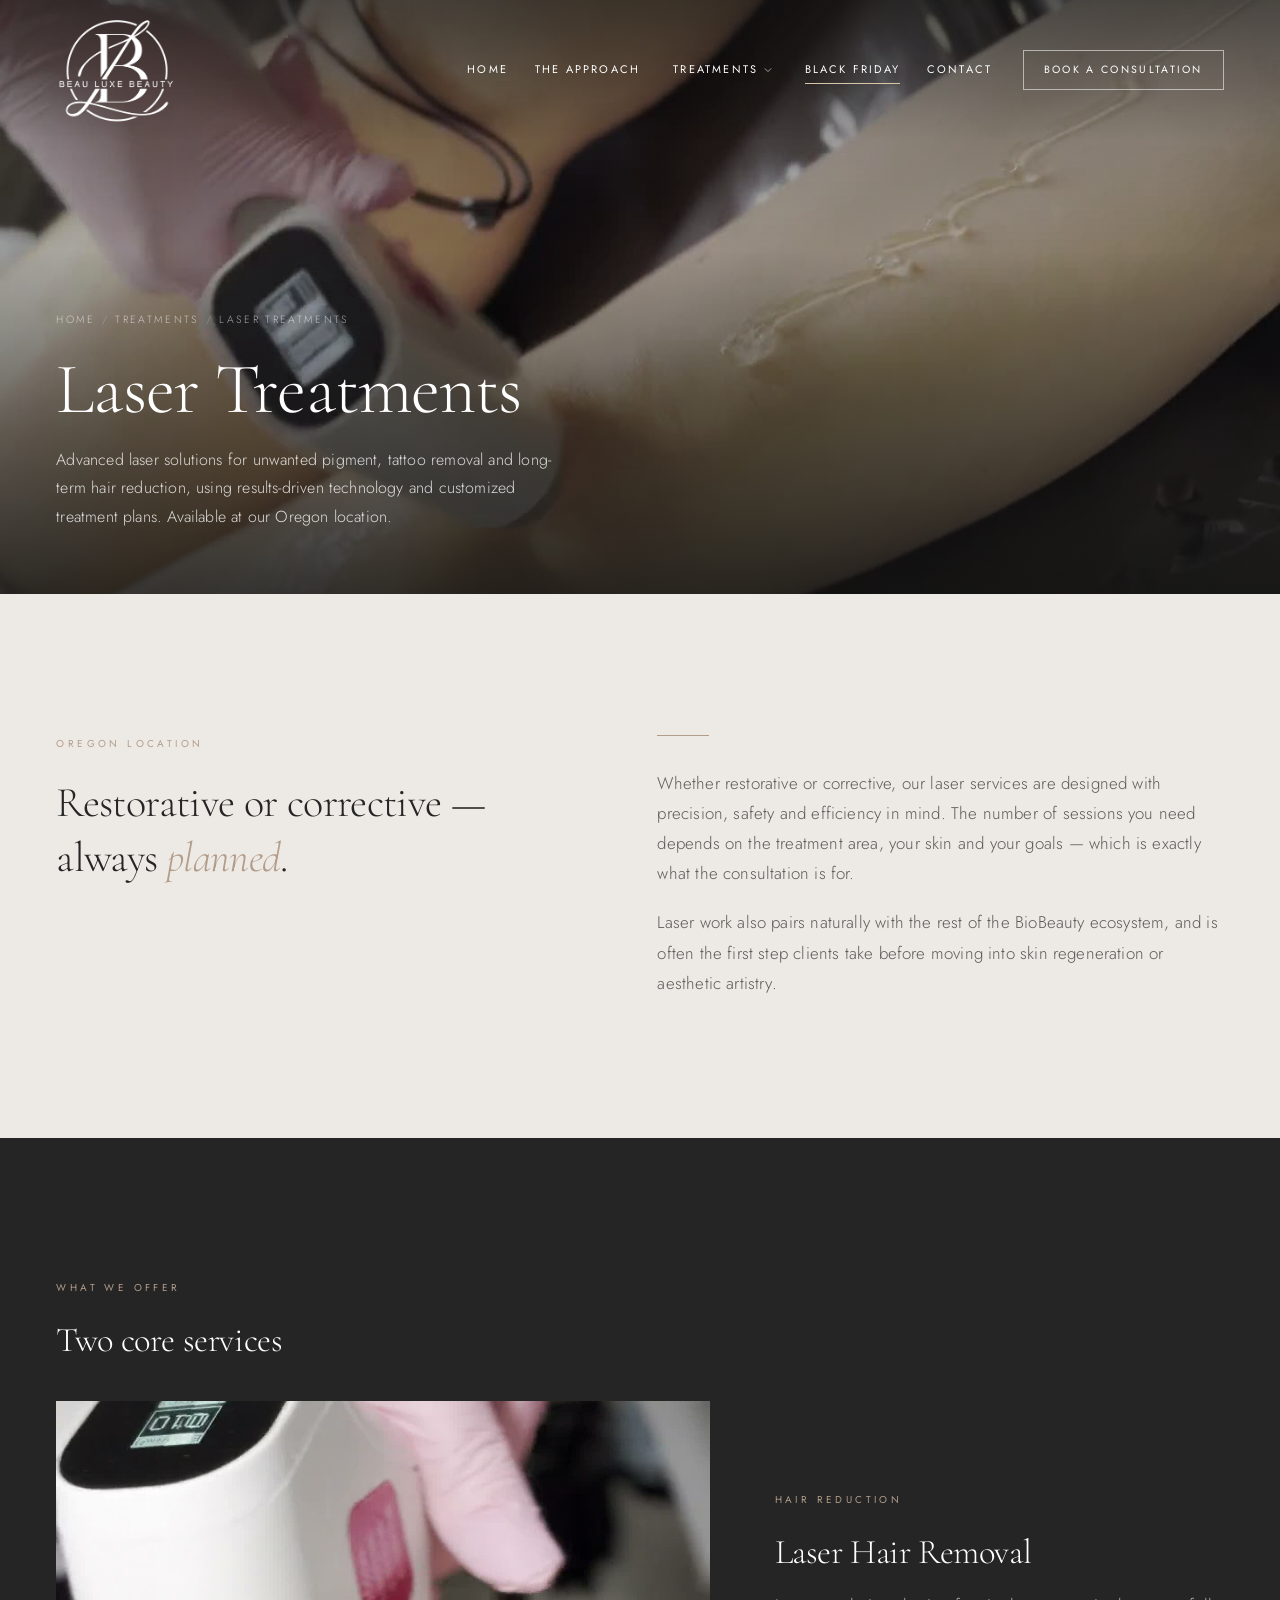
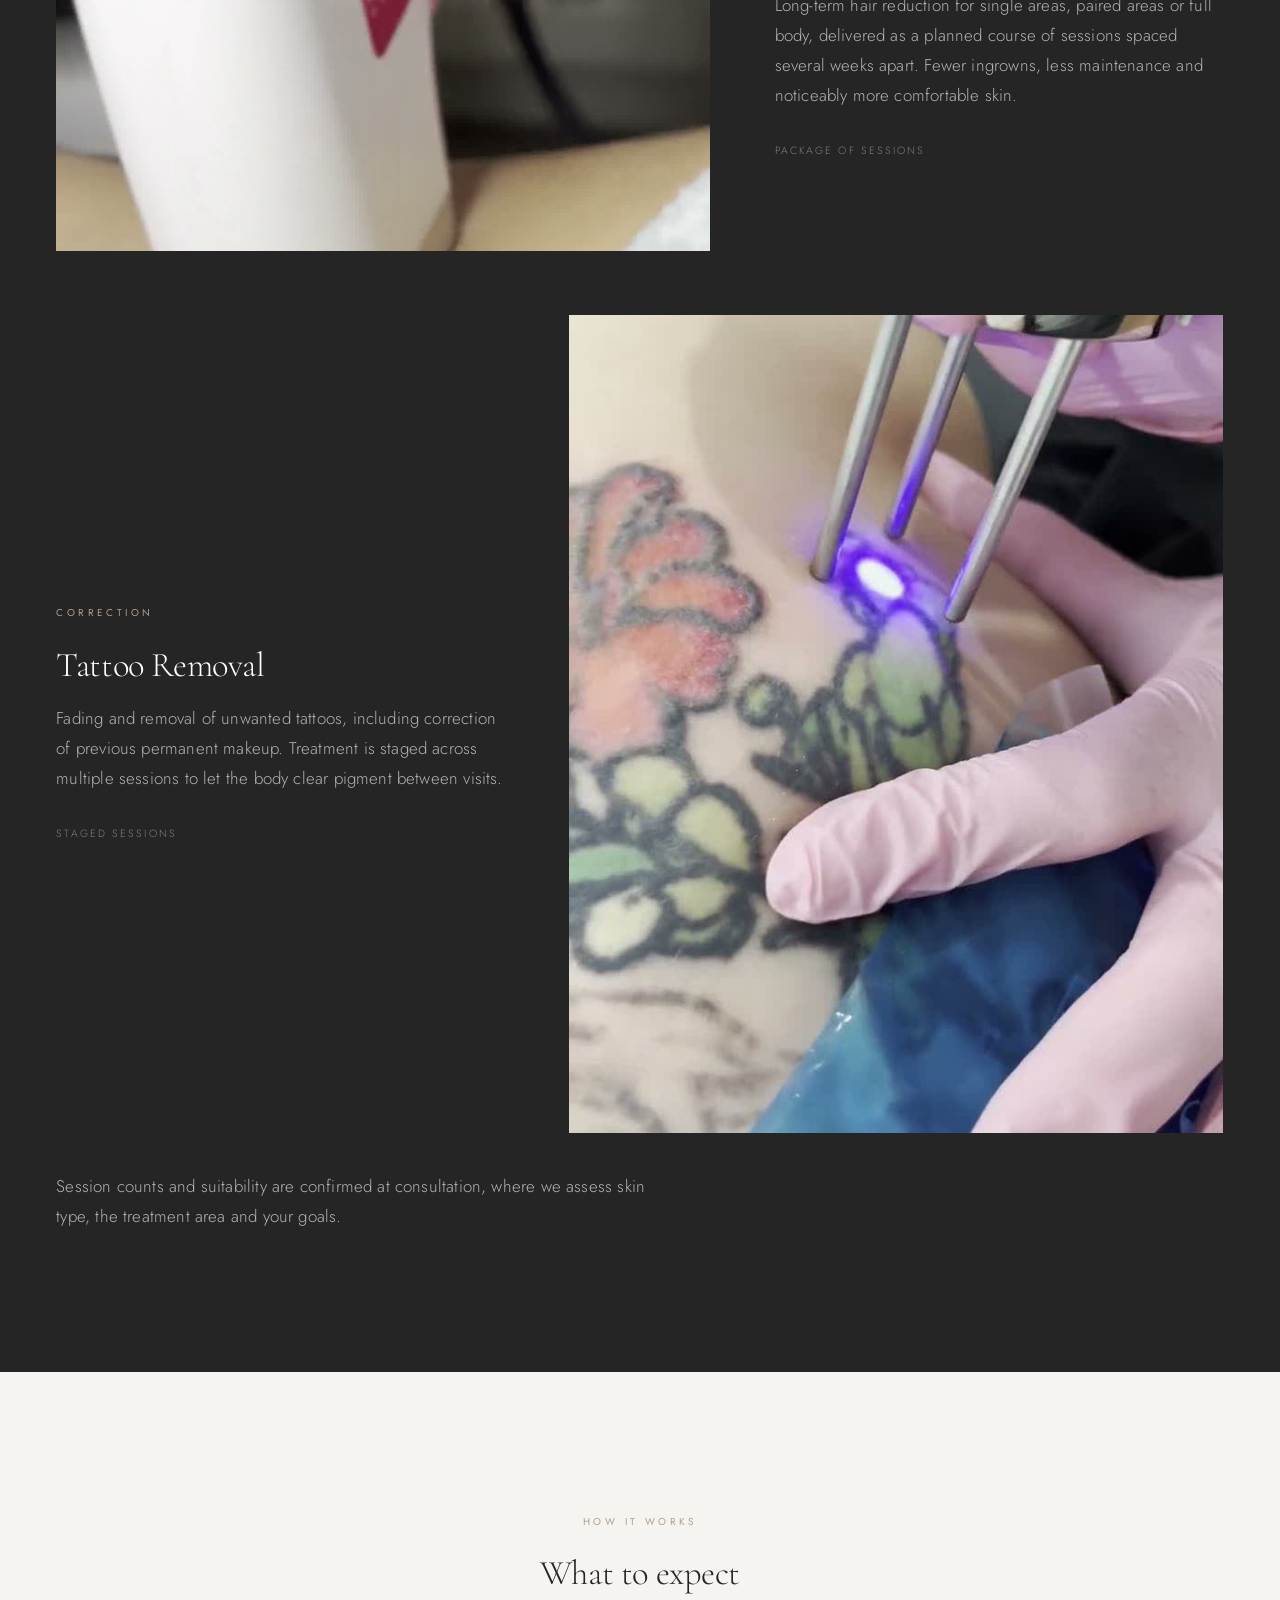
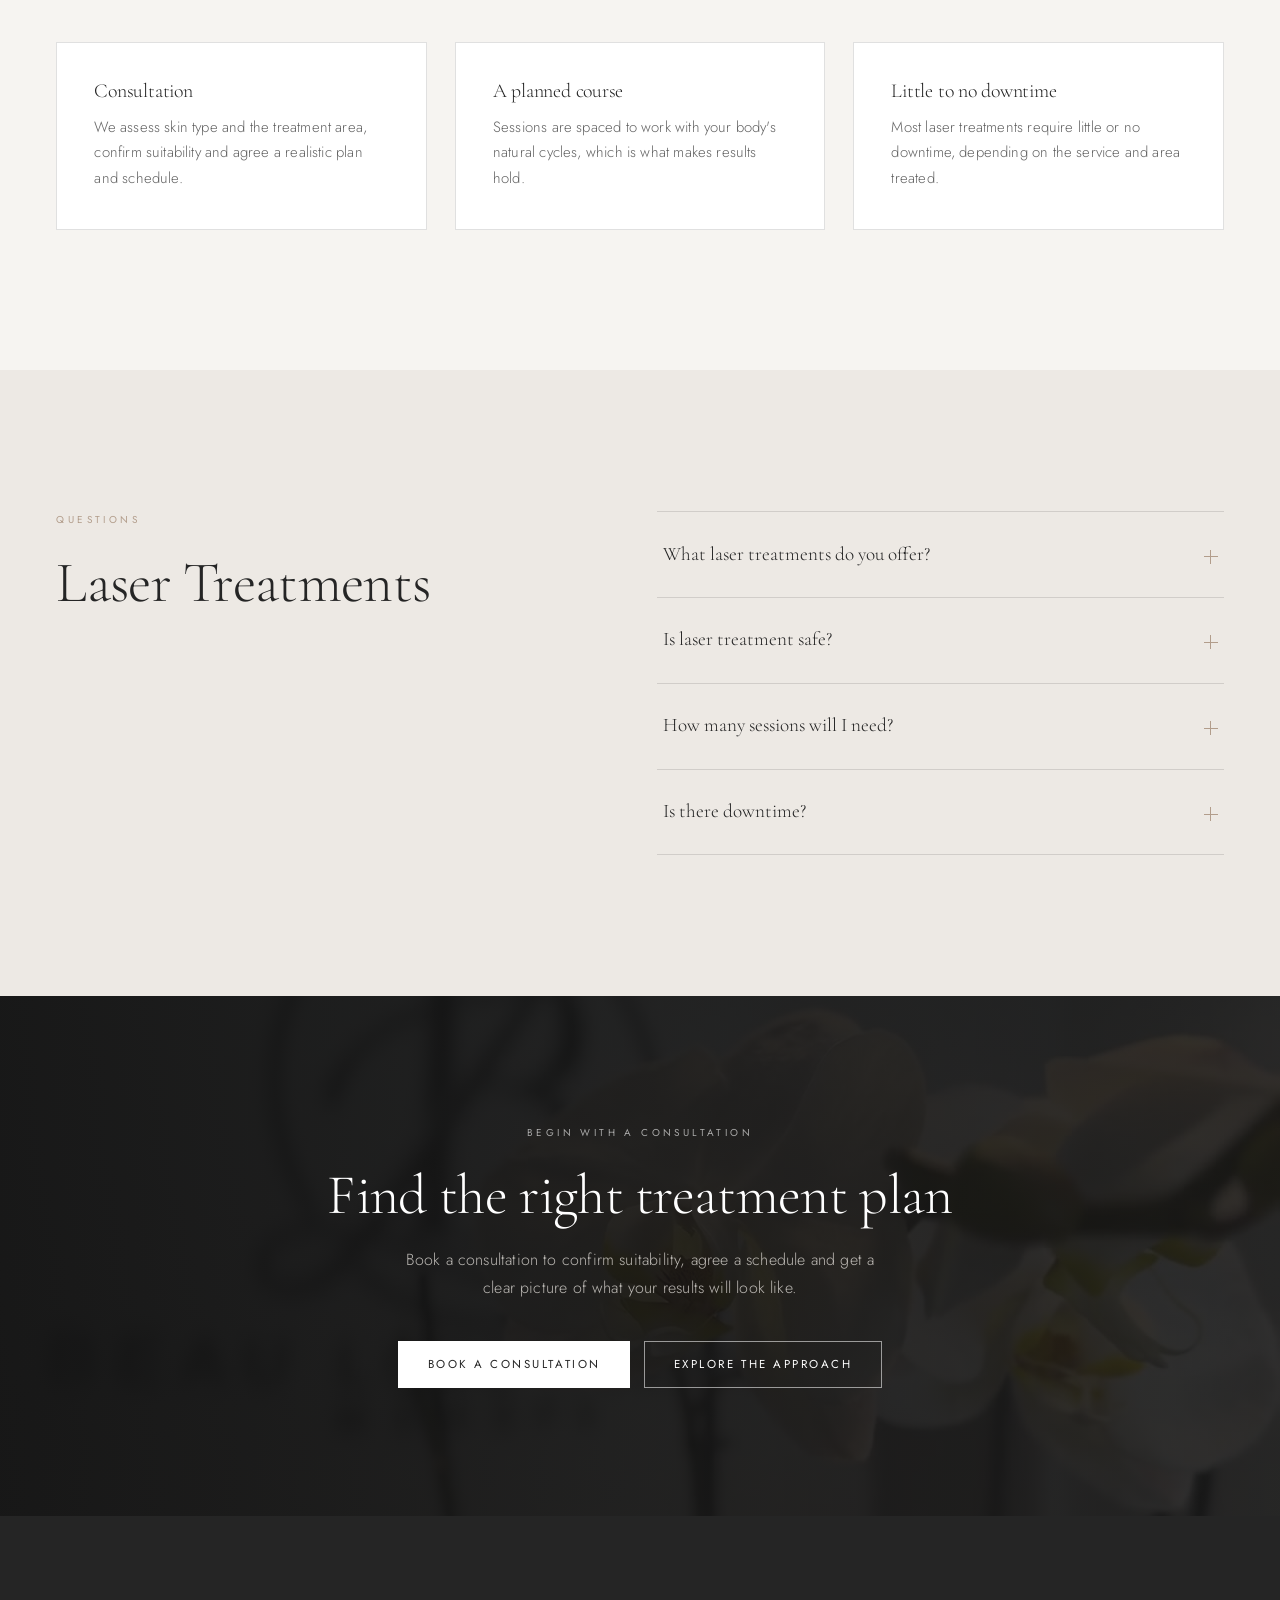
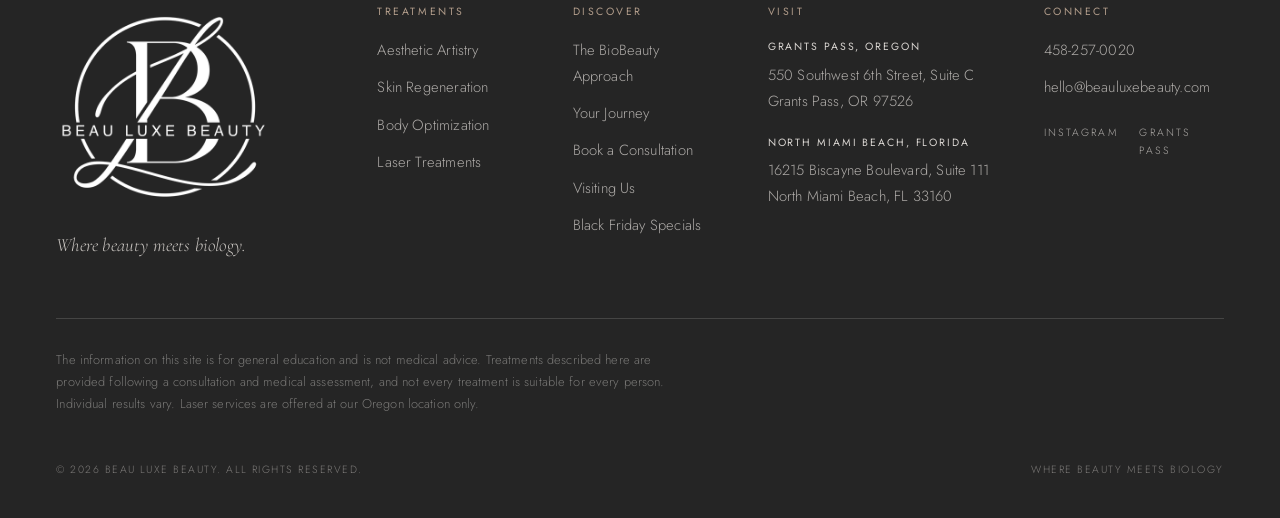
<file: laser-treatments.html>
<!doctype html>
<html lang="en">
<head>
<meta charset="utf-8">
<meta name="viewport" content="width=device-width, initial-scale=1">
<script>document.documentElement.className += " js no-anim";</script>
<title>Laser Treatments | Hair &amp; Tattoo Removal | Beau Luxe Beauty Oregon</title>
<meta name="description" content="Advanced laser hair reduction and tattoo removal at our Oregon location — results-driven technology with customized treatment plans.">
<meta name="theme-color" content="#EDE9E4">
<meta property="og:site_name" content="Beau Luxe Beauty">
<meta property="og:title" content="Laser Treatments | Hair &amp; Tattoo Removal | Beau Luxe Beauty Oregon">
<meta property="og:description" content="Advanced laser hair reduction and tattoo removal at our Oregon location — results-driven technology with customized treatment plans.">
<meta property="og:type" content="website">
<meta property="og:image" content="https://www.beauluxebeauty.com/assets/img/poster-hero.jpg">
<meta property="og:url" content="https://www.beauluxebeauty.com/laser-treatments.html">
<link rel="canonical" href="https://www.beauluxebeauty.com/laser-treatments.html">
<link rel="icon" href="assets/img/favicon-32.png" sizes="32x32">
<link rel="apple-touch-icon" href="assets/img/favicon-180.png">
<link rel="preconnect" href="https://fonts.googleapis.com">
<link rel="preconnect" href="https://fonts.gstatic.com" crossorigin>
<link href="https://fonts.googleapis.com/css2?family=Cormorant+Garamond:ital,wght@0,300;0,400;0,500;1,300;1,400&family=Jost:wght@300;400;500&display=swap" rel="stylesheet">
<link rel="stylesheet" href="assets/css/styles.css">
<script defer src="assets/js/main.js"></script>
</head>
<body class="">
<a class="skip" href="#main">Skip to content</a>
<header class="header">
  <div class="header__inner">
    <a class="brand" href="index.html">
      <img class="brand__light" src="assets/img/logo-head-white.png" width="280" height="257" alt="Beau Luxe Beauty">
      <img class="brand__dark" src="assets/img/logo-head.png" width="280" height="257" alt="" aria-hidden="true">
    </a>

    <nav class="nav" aria-label="Primary">
      <ul class="nav__list">
        <li><a class="nav__link" href="index.html">Home</a></li>
        <li><a class="nav__link" href="about.html">The Approach</a></li>
        <li class="nav__item">
          <button type="button" class="nav__link nav__toggle" aria-expanded="false">
            Treatments
            <svg viewBox="0 0 10 6" aria-hidden="true" fill="none"><path d="M1 1l4 4 4-4" stroke="currentColor" stroke-width="1"/></svg>
          </button>
          <div class="nav__panel">
            <a href="aesthetic-artistry.html">Aesthetic Artistry<span>Injectable &amp; PMU</span></a>
            <a href="skin-regeneration.html">Skin Regeneration<span>BioSkin Renewal &amp; Precision Plasma</span></a>
            <a href="body-optimization.html">Body Optimization<span>Beauty from within</span></a>
            <a href="laser-treatments.html">Laser Treatments<span>Oregon</span></a>
          </div>
        </li>
        <li><a class="nav__link nav__link--bf" href="blackfriday.html">Black Friday</a></li>
        <li><a class="nav__link" href="contact.html">Contact</a></li>
      </ul>
      <a class="btn" data-book href="contact.html">Book a Consultation</a>
    </nav>

    <button class="burger" type="button" aria-expanded="false" aria-controls="drawer">
      <span></span><span></span><span></span>
      <span class="sr-only">Open menu</span>
    </button>
  </div>
</header>

<div class="drawer" id="drawer" aria-hidden="true">
  <ul class="drawer__list">
    <li><a href="index.html">Home</a></li>
    <li><a href="about.html">The Approach</a></li>
    <li>
      <a href="aesthetic-artistry.html">Treatments</a>
      <div class="drawer__sub">
        <a href="aesthetic-artistry.html">Aesthetic Artistry</a>
        <a href="skin-regeneration.html">Skin Regeneration</a>
        <a href="body-optimization.html">Body Optimization</a>
        <a href="laser-treatments.html">Laser Treatments</a>
      </div>
    </li>
    <li><a href="blackfriday.html">Black Friday Specials</a></li>
    <li><a href="contact.html">Contact</a></li>
  </ul>
  <div class="drawer__foot">
    <a class="btn btn--solid-light" data-book href="contact.html">Book a Consultation</a>
    <p class="drawer__meta">Where beauty meets biology</p>
  </div>
</div>
<main id="main">

  <section class="phero">
    <div class="phero__media">
      <video data-bg data-src="assets/video/laser-hair-removal.mp4" muted loop playsinline preload="none" poster="assets/img/poster-laser.jpg">
        <img src="assets/img/poster-laser.jpg" alt="A laser hair removal treatment in progress">
      </video>
    </div>
    <div class="phero__inner">
      <nav class="crumb" aria-label="Breadcrumb"><a href="index.html">Home</a><span>/</span>Treatments<span>/</span>Laser Treatments</nav>
      <h1 class="phero__title">Laser Treatments</h1>
      <p class="phero__text">
        Advanced laser solutions for unwanted pigment, tattoo removal and long-term hair reduction,
        using results-driven technology and customized treatment plans. Available at our Oregon location.
      </p>
    </div>
  </section>

  <section class="section">
    <div class="wrap split">
      <div class="reveal">
        <span class="eyebrow">Oregon location</span>
        <p class="statement">Restorative or corrective &mdash; always <em>planned</em>.</p>
      </div>
      <div class="reveal" data-d="1">
        <hr class="rule-short">
        <p class="lede">
          Whether restorative or corrective, our laser services are designed with precision, safety and
          efficiency in mind. The number of sessions you need depends on the treatment area, your skin
          and your goals &mdash; which is exactly what the consultation is for.
        </p>
        <p class="lede">
          Laser work also pairs naturally with the rest of the BioBeauty ecosystem, and is often the
          first step clients take before moving into skin regeneration or aesthetic artistry.
        </p>
      </div>
    </div>
  </section>

  <section class="section band-dark" style="padding-top:0">
    <div class="wrap" style="padding-top:var(--section)">
      <span class="eyebrow reveal">What we offer</span>
      <h2 class="d3 reveal" data-d="1" style="margin-bottom:clamp(26px,3.2vw,44px);max-width:24ch">Two core services</h2>
      <div class="feature" style="margin-bottom:clamp(40px,5vw,78px)">
        <div class="feature__media feature__media--wide reveal">
          <video data-bg muted loop playsinline preload="none" data-poster="assets/img/poster-laser-device.jpg">
            <source src="assets/video/laser-device.mp4" type="video/mp4">
          </video>
        </div>
        <div class="feature__body reveal" data-d="1">
          <span class="eyebrow">Hair reduction</span>
          <h3 class="d3" style="margin-bottom:1.1rem">Laser Hair Removal</h3>
          <p class="lede">
            Long-term hair reduction for single areas, paired areas or full body, delivered as a
            planned course of sessions spaced several weeks apart. Fewer ingrowns, less maintenance
            and noticeably more comfortable skin.
          </p>
          <p class="titem__meta">Package of sessions</p>
        </div>
      </div>

      <div class="feature feature--flip">
        <div class="feature__media feature__media--tall reveal">
          <video data-bg muted loop playsinline preload="none" data-poster="assets/img/poster-tattoo.jpg">
            <source src="assets/video/tattoo-removal.mp4" type="video/mp4">
          </video>
        </div>
        <div class="feature__body reveal" data-d="1">
          <span class="eyebrow">Correction</span>
          <h3 class="d3" style="margin-bottom:1.1rem">Tattoo Removal</h3>
          <p class="lede">
            Fading and removal of unwanted tattoos, including correction of previous permanent
            makeup. Treatment is staged across multiple sessions to let the body clear pigment
            between visits.
          </p>
          <p class="titem__meta">Staged sessions</p>
        </div>
      </div>
      <p class="lede" style="margin-top:2.4rem;max-width:62ch">
        Session counts and suitability are confirmed at consultation, where we assess skin type, the
        treatment area and your goals.
      </p>
    </div>
  </section>

  <section class="section band-bone">
    <div class="wrap">
      <div class="center" style="margin-bottom:clamp(30px,3.8vw,50px)">
        <span class="eyebrow reveal">How it works</span>
        <h2 class="d3 reveal" data-d="1">What to expect</h2>
      </div>
      <div class="cards cards--3">
        <article class="card reveal"><h3>Consultation</h3><p>We assess skin type and the treatment area, confirm suitability and agree a realistic plan and schedule.</p></article>
        <article class="card reveal" data-d="1"><h3>A planned course</h3><p>Sessions are spaced to work with your body's natural cycles, which is what makes results hold.</p></article>
        <article class="card reveal" data-d="2"><h3>Little to no downtime</h3><p>Most laser treatments require little or no downtime, depending on the service and area treated.</p></article>
      </div>
    </div>
  </section>

  <section class="section">
    <div class="wrap split">
      <div class="reveal">
        <span class="eyebrow">Questions</span>
        <h2 class="d2">Laser Treatments</h2>
      </div>
      <div class="reveal" data-d="1">
        <div class="accordion">
          <div class="acc"><button class="acc__btn" type="button" aria-expanded="false">What laser treatments do you offer?<span class="acc__icon" aria-hidden="true"></span></button>
            <div class="acc__panel"><div class="acc__inner">We offer laser hair removal and tattoo removal using advanced, results-driven technology.</div></div></div>
          <div class="acc"><button class="acc__btn" type="button" aria-expanded="false">Is laser treatment safe?<span class="acc__icon" aria-hidden="true"></span></button>
            <div class="acc__panel"><div class="acc__inner">Yes &mdash; when performed properly, laser treatments are safe and effective for a variety of concerns.</div></div></div>
          <div class="acc"><button class="acc__btn" type="button" aria-expanded="false">How many sessions will I need?<span class="acc__icon" aria-hidden="true"></span></button>
            <div class="acc__panel"><div class="acc__inner">This depends on the treatment area and your goals, which will be discussed during your consultation.</div></div></div>
          <div class="acc"><button class="acc__btn" type="button" aria-expanded="false">Is there downtime?<span class="acc__icon" aria-hidden="true"></span></button>
            <div class="acc__panel"><div class="acc__inner">Most laser treatments require little to no downtime, depending on the service.</div></div></div>
        </div>
      </div>
    </div>
  </section>

</main>
<section class="cta">
  <div class="cta__bg">
    <img src="assets/img/poster-orchid.jpg" alt="" aria-hidden="true" loading="lazy">
  </div>
  <div class="wrap cta__inner reveal">
    <span class="eyebrow eyebrow--light">Begin with a consultation</span>
    <h2 class="d2">Find the right treatment plan</h2>
    <p>Book a consultation to confirm suitability, agree a schedule and get a clear picture of what your results will look like.</p>
    <div class="cta__actions">
      <a class="btn btn--solid-light" data-book href="contact.html">Book a Consultation</a>
      <a class="btn btn--light" href="about.html">Explore the Approach</a>
    </div>
  </div>
</section>
<footer class="footer">
  <div class="wrap">
    <div class="footer__top">
      <div class="footer__brand">
        <img src="assets/img/logo-full-white.png" width="480" height="440" loading="lazy" decoding="async" alt="Beau Luxe Beauty">
        <p class="footer__tag">Where beauty meets biology.</p>
      </div>

      <div>
        <h4>Treatments</h4>
        <ul class="footer__list">
          <li><a href="aesthetic-artistry.html">Aesthetic Artistry</a></li>
          <li><a href="skin-regeneration.html">Skin Regeneration</a></li>
          <li><a href="body-optimization.html">Body Optimization</a></li>
          <li><a href="laser-treatments.html">Laser Treatments</a></li>
        </ul>
      </div>

      <div>
        <h4>Discover</h4>
        <ul class="footer__list">
          <li><a href="about.html">The BioBeauty Approach</a></li>
          <li><a href="about.html#journey">Your Journey</a></li>
          <li><a href="contact.html">Book a Consultation</a></li>
          <li><a href="contact.html#visit">Visiting Us</a></li>
          <li><a href="blackfriday.html">Black Friday Specials</a></li>
        </ul>
      </div>

      <div>
        <h4>Visit</h4>
        <ul class="footer__list">
          <li>
            <strong class="footer__loc">Grants Pass, Oregon</strong>
            <a href="https://maps.google.com/?q=550+SW+6th+Street+Suite+C+Grants+Pass+OR+97526" rel="noopener">
              550 Southwest 6th Street, Suite C<br>Grants Pass, OR 97526
            </a>
          </li>
          <li>
            <strong class="footer__loc">North Miami Beach, Florida</strong>
            <a href="https://maps.google.com/?q=16215+Biscayne+Boulevard+Suite+111+North+Miami+Beach+FL+33160" rel="noopener">
              16215 Biscayne Boulevard, Suite 111<br>North Miami Beach, FL 33160
            </a>
          </li>
        </ul>
      </div>

      <div>
        <h4>Connect</h4>
        <ul class="footer__list">
          <li><a href="tel:+14582570020">458-257-0020</a></li>
          <li><a href="mailto:hello@beauluxebeauty.com">hello@beauluxebeauty.com</a></li>
        </ul>
        <div class="social" style="margin-top:1.4rem">
          <a href="https://www.instagram.com/beauluxebeautyusa/" rel="noopener">Instagram</a>
          <a href="https://www.instagram.com/beauluxebeautygrantspass/" rel="noopener">Grants Pass</a>
        </div>
      </div>
    </div>

    <p class="footer__legal">
      The information on this site is for general education and is not medical advice. Treatments described
      here are provided following a consultation and medical assessment, and not every treatment is suitable
      for every person. Individual results vary. Laser services are offered at our Oregon location only.
    </p>

    <div class="footer__bottom">
      <span>&copy; <span data-year>2026</span> Beau Luxe Beauty. All rights reserved.</span>
      <span>Where beauty meets biology</span>
    </div>
  </div>
</footer>
</body>
</html>
</file>
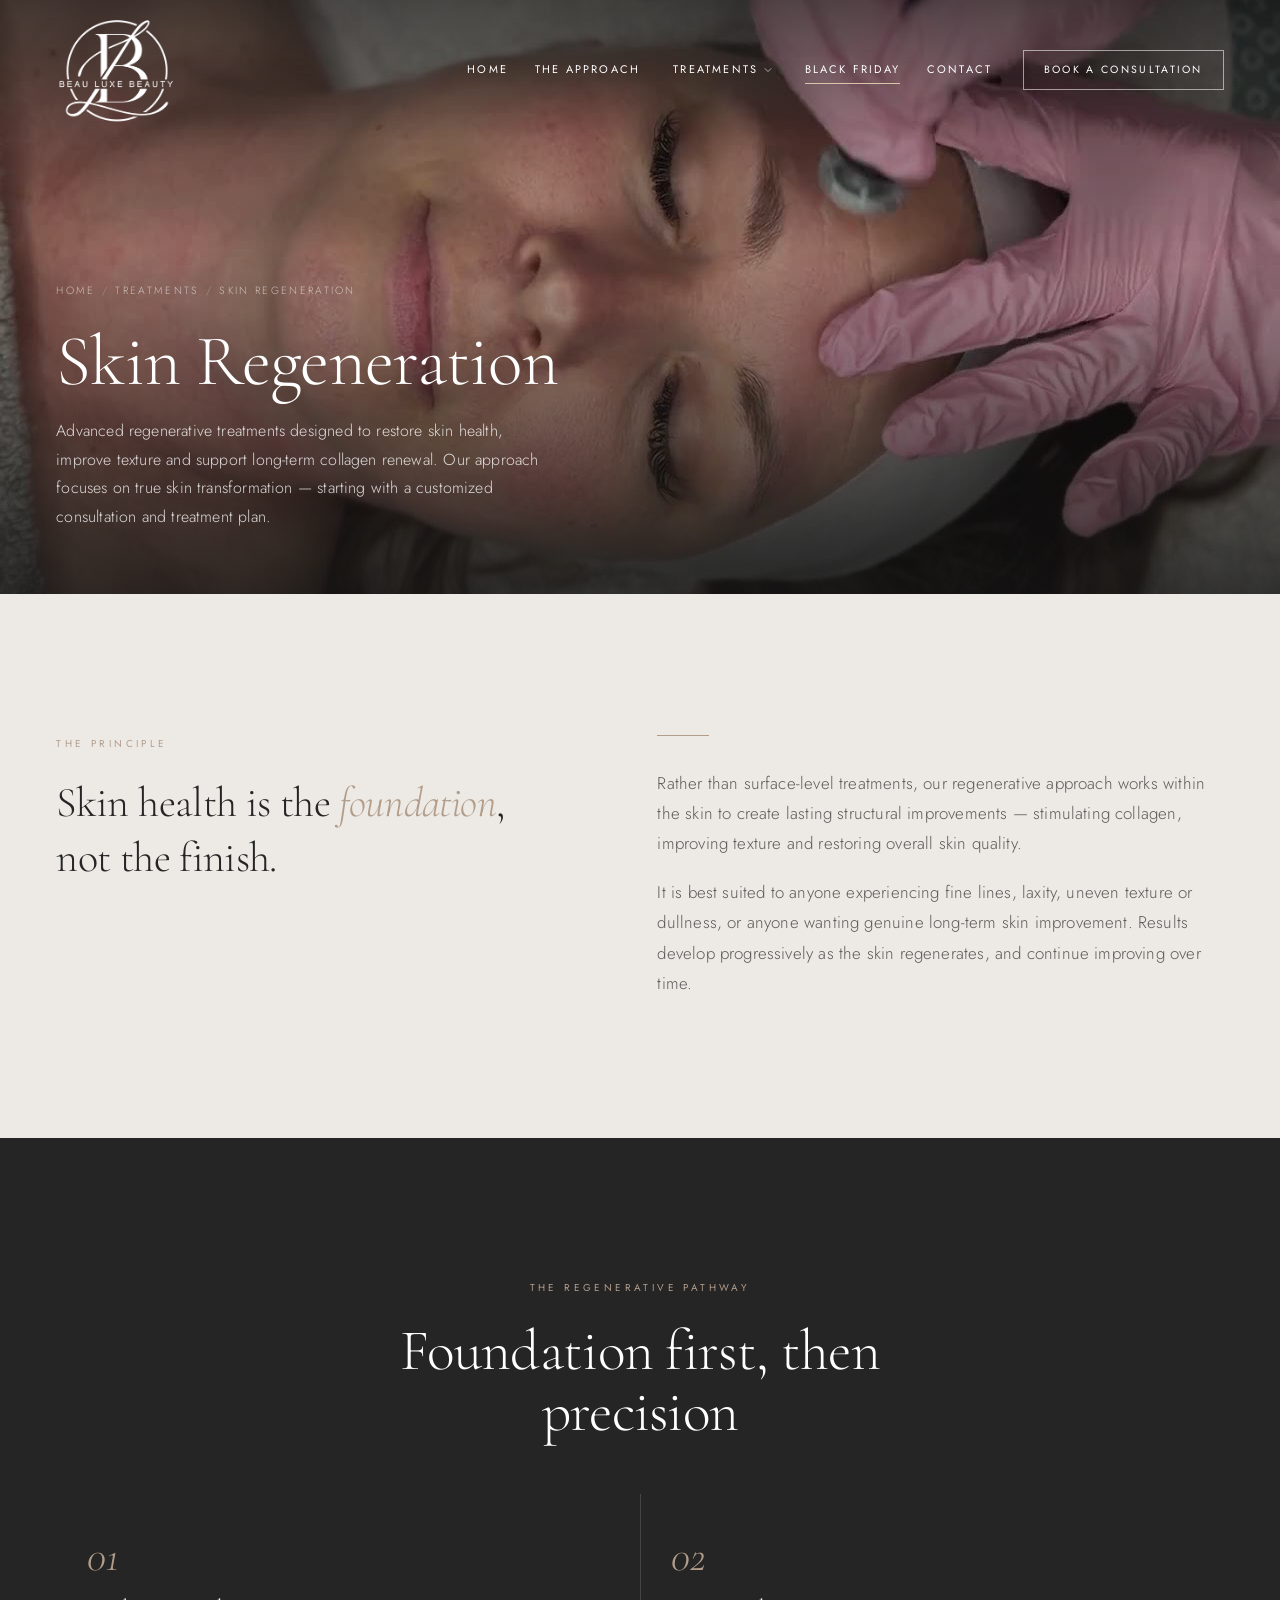
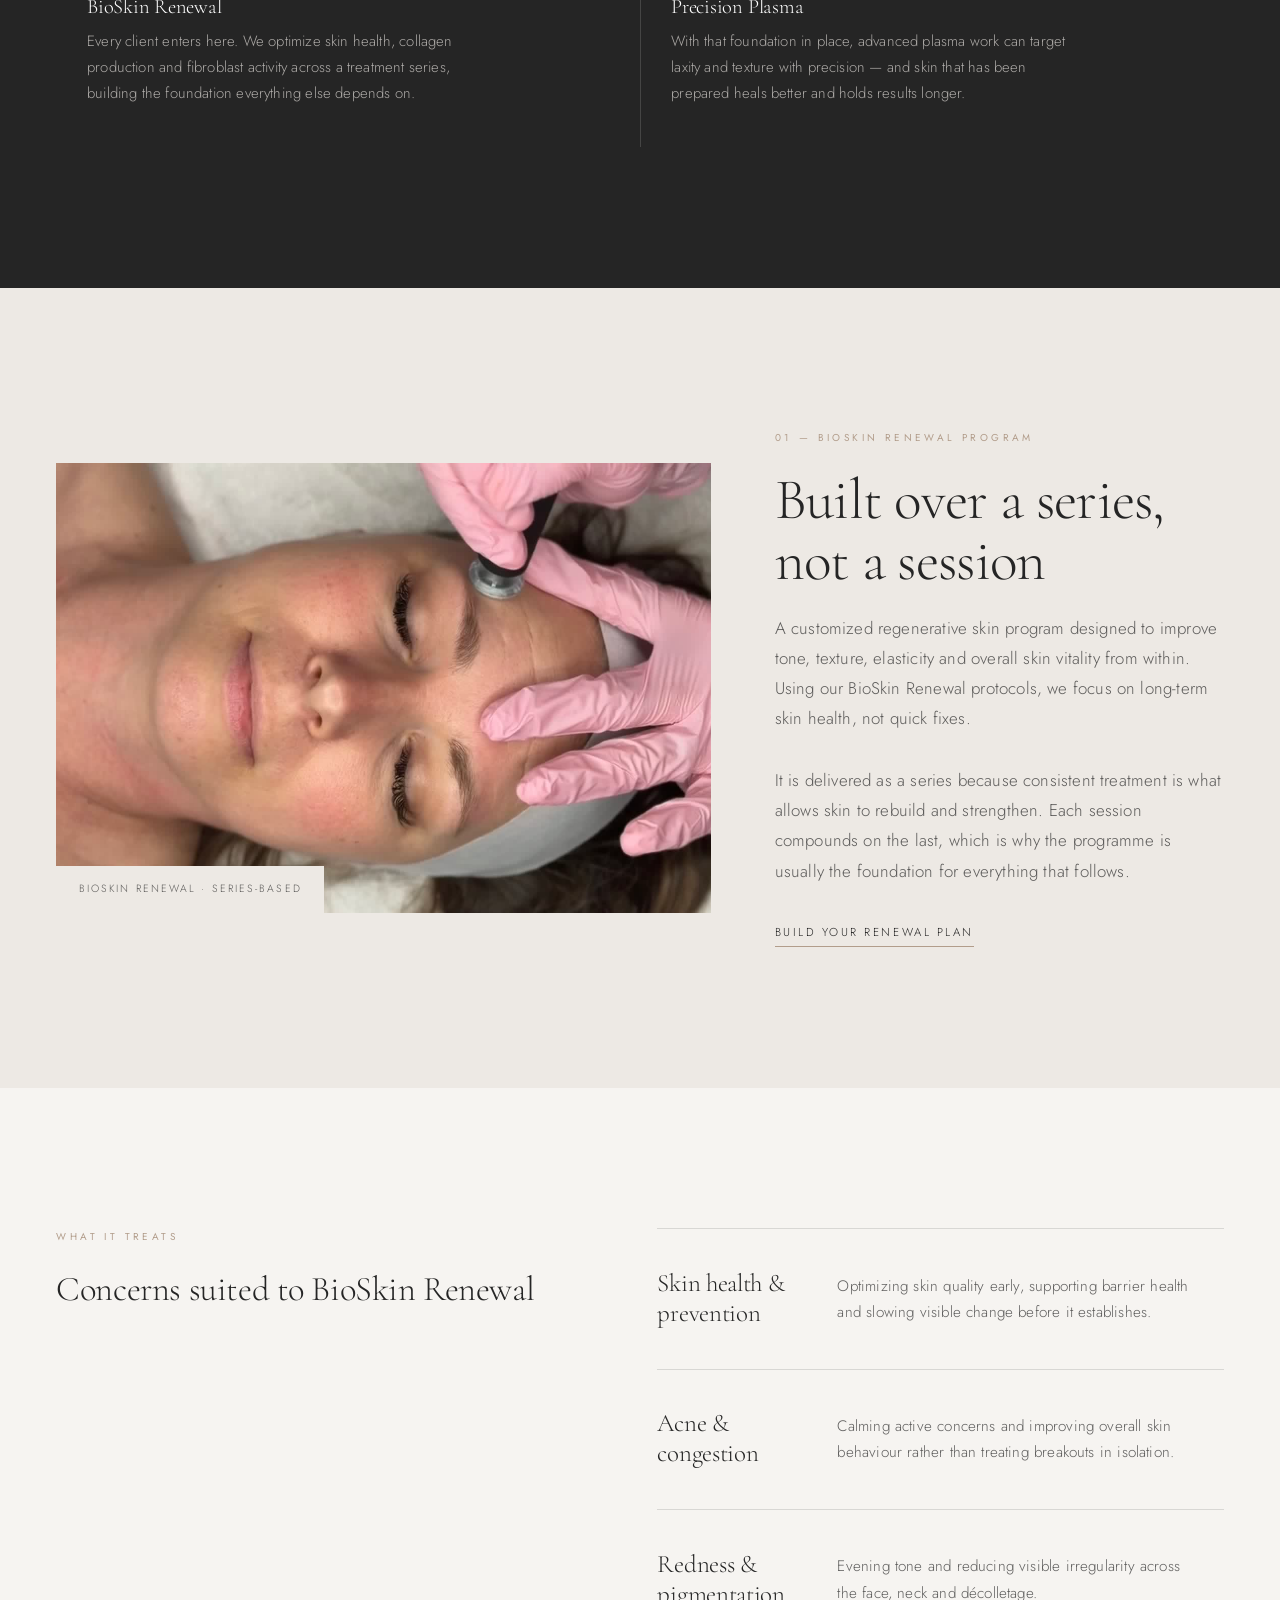
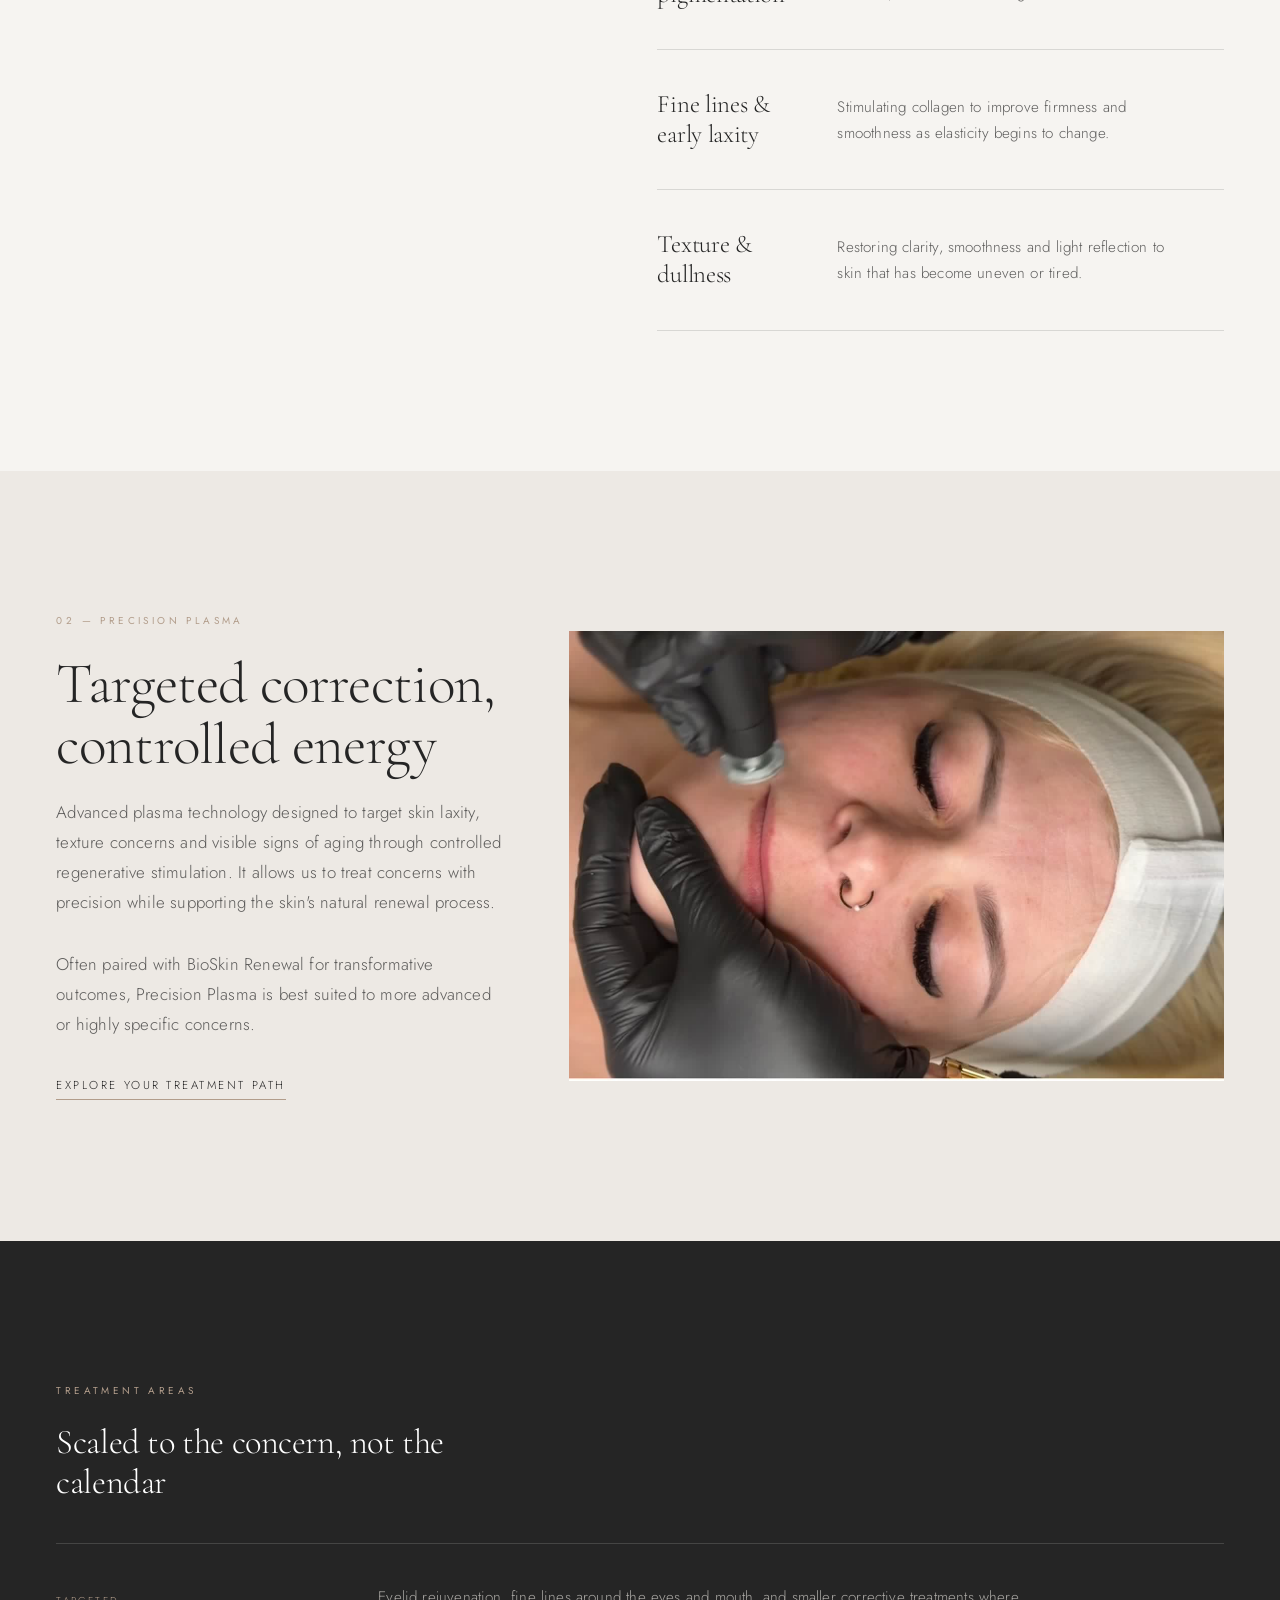
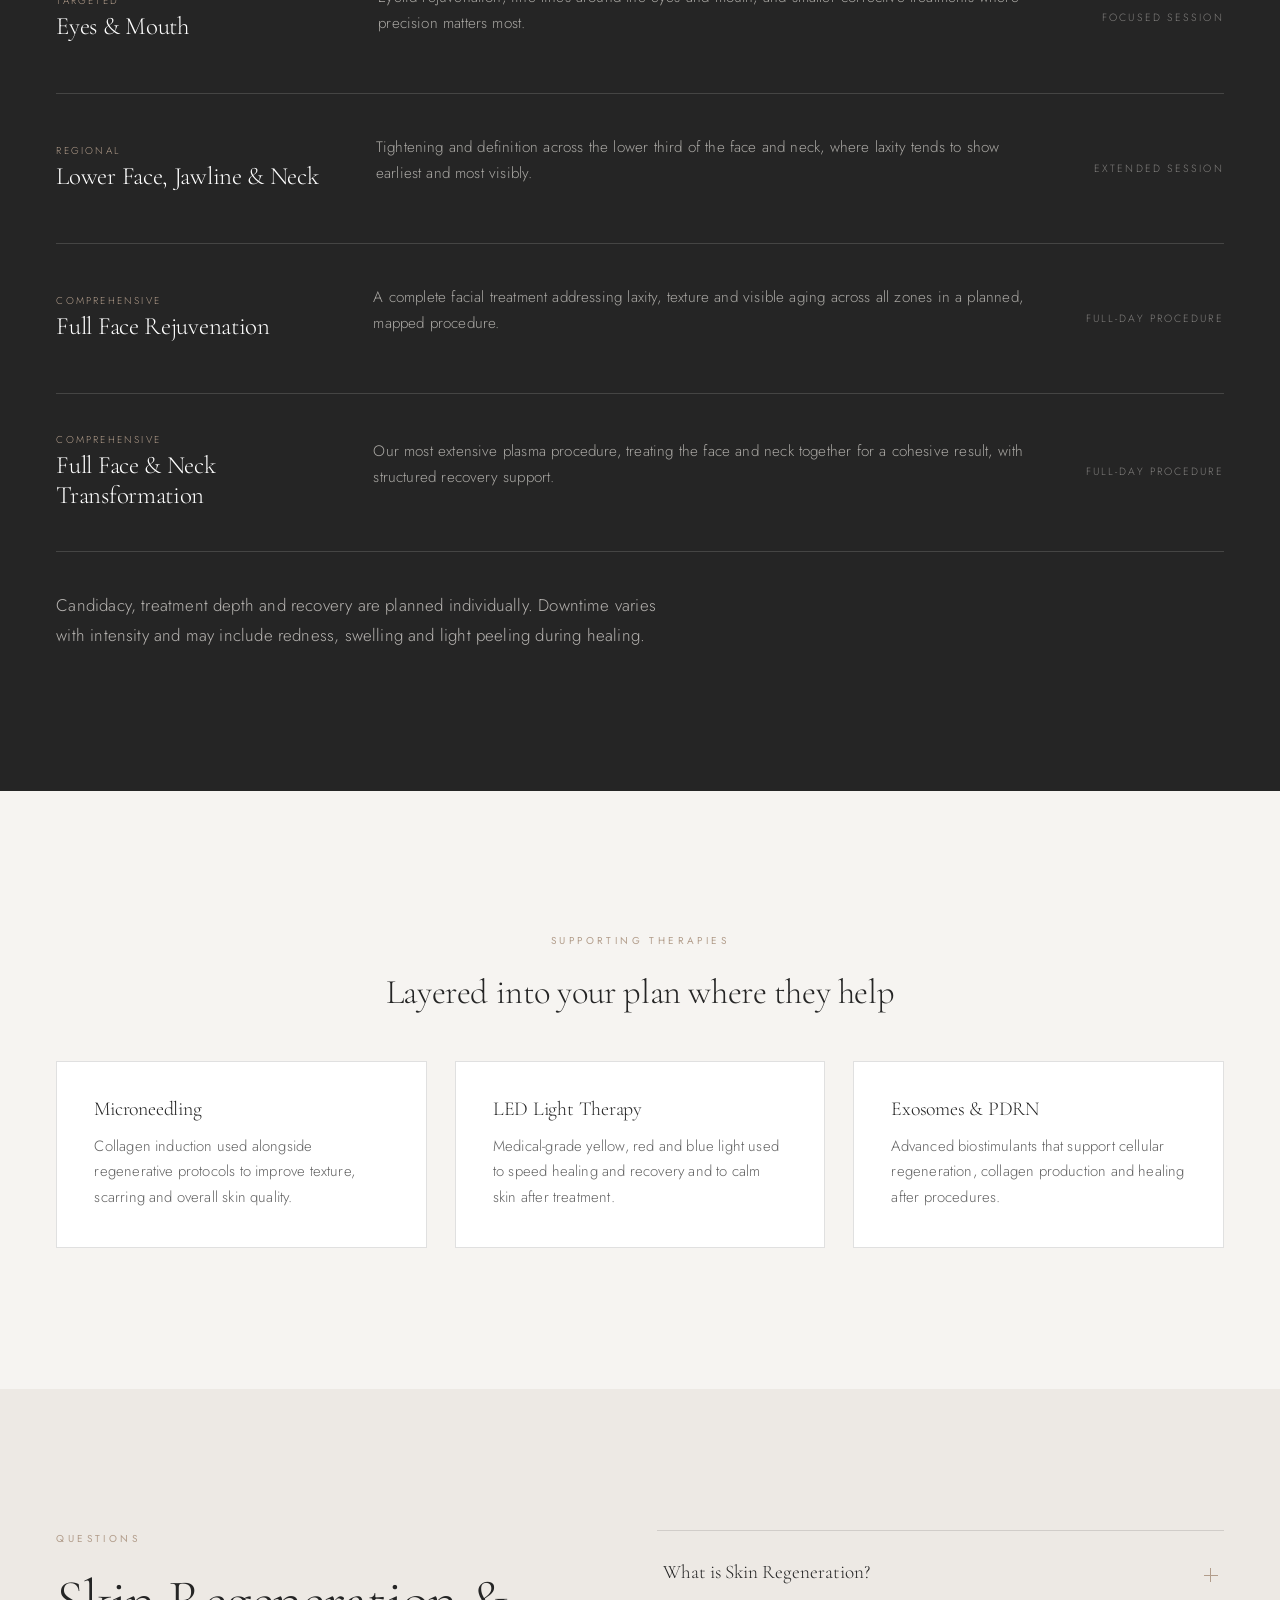
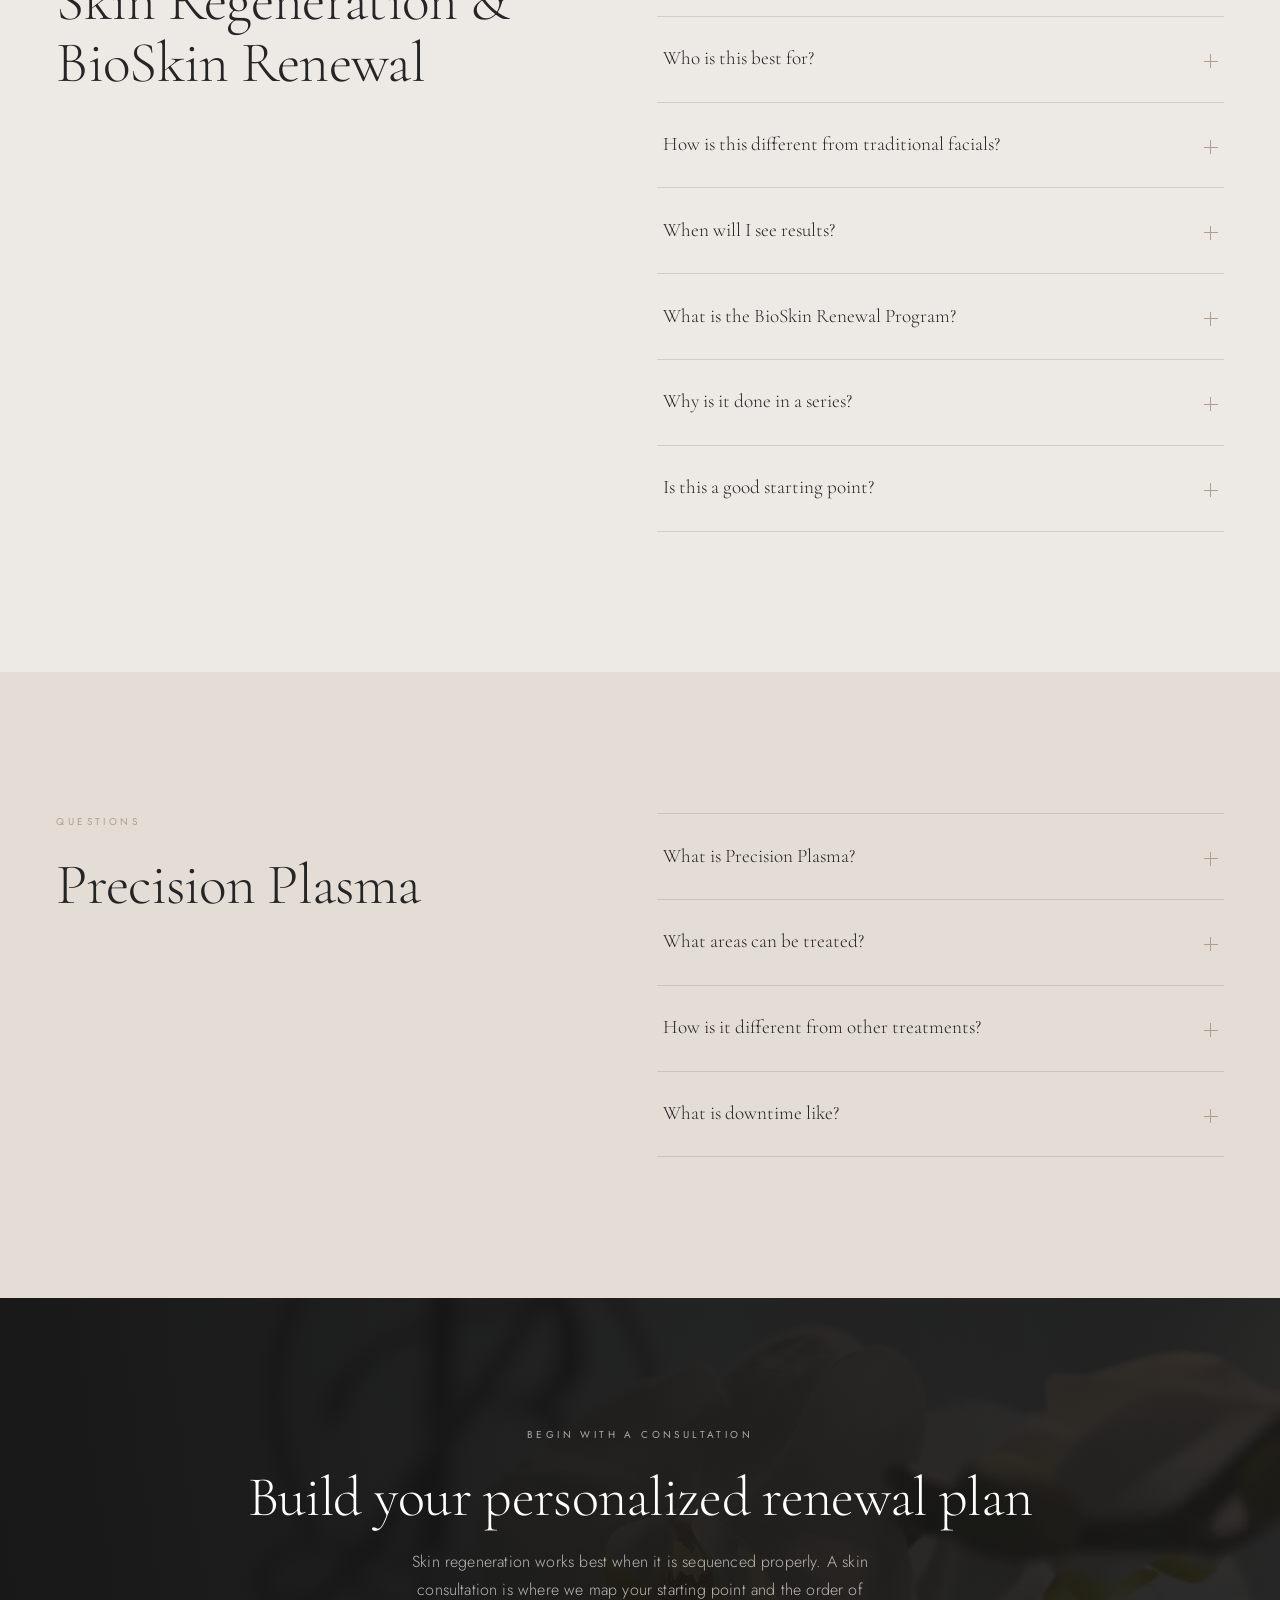
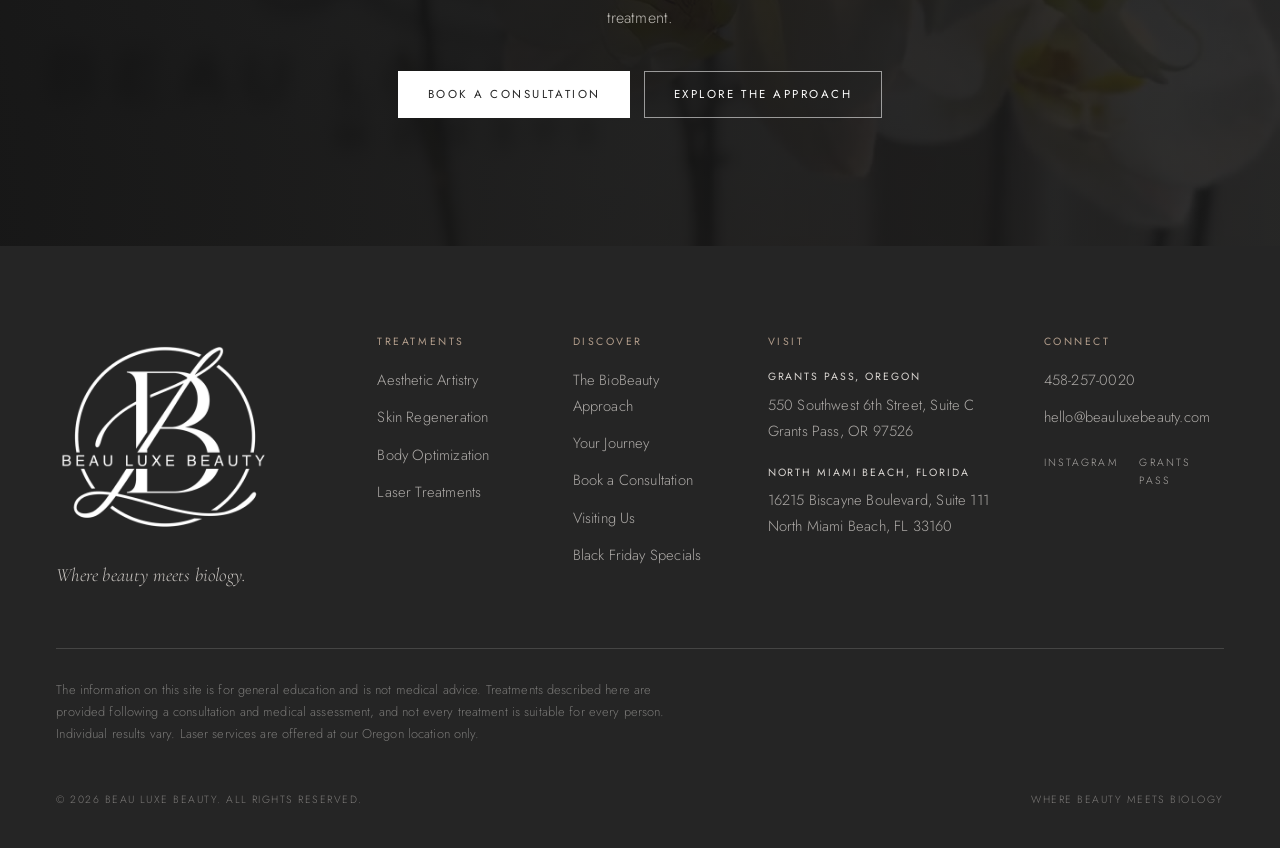
<file: skin-regeneration.html>
<!doctype html>
<html lang="en">
<head>
<meta charset="utf-8">
<meta name="viewport" content="width=device-width, initial-scale=1">
<script>document.documentElement.className += " js no-anim";</script>
<title>Skin Regeneration | BioSkin Renewal &amp; Precision Plasma | Beau Luxe Beauty</title>
<meta name="description" content="Regenerative skin treatments that improve tone, texture, elasticity and vitality from within — the BioSkin Renewal Program and Precision Plasma at Beau Luxe Beauty.">
<meta name="theme-color" content="#EDE9E4">
<meta property="og:site_name" content="Beau Luxe Beauty">
<meta property="og:title" content="Skin Regeneration | BioSkin Renewal &amp; Precision Plasma | Beau Luxe Beauty">
<meta property="og:description" content="Regenerative skin treatments that improve tone, texture, elasticity and vitality from within — the BioSkin Renewal Program and Precision Plasma at Beau Luxe Beauty.">
<meta property="og:type" content="website">
<meta property="og:image" content="https://www.beauluxebeauty.com/assets/img/poster-hero.jpg">
<meta property="og:url" content="https://www.beauluxebeauty.com/skin-regeneration.html">
<link rel="canonical" href="https://www.beauluxebeauty.com/skin-regeneration.html">
<link rel="icon" href="assets/img/favicon-32.png" sizes="32x32">
<link rel="apple-touch-icon" href="assets/img/favicon-180.png">
<link rel="preconnect" href="https://fonts.googleapis.com">
<link rel="preconnect" href="https://fonts.gstatic.com" crossorigin>
<link href="https://fonts.googleapis.com/css2?family=Cormorant+Garamond:ital,wght@0,300;0,400;0,500;1,300;1,400&family=Jost:wght@300;400;500&display=swap" rel="stylesheet">
<link rel="stylesheet" href="assets/css/styles.css">
<script defer src="assets/js/main.js"></script>
</head>
<body class="">
<a class="skip" href="#main">Skip to content</a>
<header class="header">
  <div class="header__inner">
    <a class="brand" href="index.html">
      <img class="brand__light" src="assets/img/logo-head-white.png" width="280" height="257" alt="Beau Luxe Beauty">
      <img class="brand__dark" src="assets/img/logo-head.png" width="280" height="257" alt="" aria-hidden="true">
    </a>

    <nav class="nav" aria-label="Primary">
      <ul class="nav__list">
        <li><a class="nav__link" href="index.html">Home</a></li>
        <li><a class="nav__link" href="about.html">The Approach</a></li>
        <li class="nav__item">
          <button type="button" class="nav__link nav__toggle" aria-expanded="false">
            Treatments
            <svg viewBox="0 0 10 6" aria-hidden="true" fill="none"><path d="M1 1l4 4 4-4" stroke="currentColor" stroke-width="1"/></svg>
          </button>
          <div class="nav__panel">
            <a href="aesthetic-artistry.html">Aesthetic Artistry<span>Injectable &amp; PMU</span></a>
            <a href="skin-regeneration.html">Skin Regeneration<span>BioSkin Renewal &amp; Precision Plasma</span></a>
            <a href="body-optimization.html">Body Optimization<span>Beauty from within</span></a>
            <a href="laser-treatments.html">Laser Treatments<span>Oregon</span></a>
          </div>
        </li>
        <li><a class="nav__link nav__link--bf" href="blackfriday.html">Black Friday</a></li>
        <li><a class="nav__link" href="contact.html">Contact</a></li>
      </ul>
      <a class="btn" data-book href="contact.html">Book a Consultation</a>
    </nav>

    <button class="burger" type="button" aria-expanded="false" aria-controls="drawer">
      <span></span><span></span><span></span>
      <span class="sr-only">Open menu</span>
    </button>
  </div>
</header>

<div class="drawer" id="drawer" aria-hidden="true">
  <ul class="drawer__list">
    <li><a href="index.html">Home</a></li>
    <li><a href="about.html">The Approach</a></li>
    <li>
      <a href="aesthetic-artistry.html">Treatments</a>
      <div class="drawer__sub">
        <a href="aesthetic-artistry.html">Aesthetic Artistry</a>
        <a href="skin-regeneration.html">Skin Regeneration</a>
        <a href="body-optimization.html">Body Optimization</a>
        <a href="laser-treatments.html">Laser Treatments</a>
      </div>
    </li>
    <li><a href="blackfriday.html">Black Friday Specials</a></li>
    <li><a href="contact.html">Contact</a></li>
  </ul>
  <div class="drawer__foot">
    <a class="btn btn--solid-light" data-book href="contact.html">Book a Consultation</a>
    <p class="drawer__meta">Where beauty meets biology</p>
  </div>
</div>
<main id="main">

  <section class="phero">
    <div class="phero__media">
      <video data-bg data-src="assets/video/plasma-treatment.mp4" muted loop playsinline preload="none" poster="assets/img/poster-plasma.jpg">
        <img src="assets/img/poster-plasma.jpg" alt="A regenerative plasma treatment in progress">
      </video>
    </div>
    <div class="phero__inner">
      <nav class="crumb" aria-label="Breadcrumb"><a href="index.html">Home</a><span>/</span>Treatments<span>/</span>Skin Regeneration</nav>
      <h1 class="phero__title">Skin Regeneration</h1>
      <p class="phero__text">
        Advanced regenerative treatments designed to restore skin health, improve texture and support
        long-term collagen renewal. Our approach focuses on true skin transformation &mdash; starting with
        a customized consultation and treatment plan.
      </p>
    </div>
  </section>

  <!-- Intro -->
  <section class="section">
    <div class="wrap split">
      <div class="reveal">
        <span class="eyebrow">The principle</span>
        <p class="statement">Skin health is the <em>foundation</em>, not the finish.</p>
      </div>
      <div class="reveal" data-d="1">
        <hr class="rule-short">
        <p class="lede">
          Rather than surface-level treatments, our regenerative approach works within the skin to
          create lasting structural improvements &mdash; stimulating collagen, improving texture and
          restoring overall skin quality.
        </p>
        <p class="lede">
          It is best suited to anyone experiencing fine lines, laxity, uneven texture or dullness, or
          anyone wanting genuine long-term skin improvement. Results develop progressively as the skin
          regenerates, and continue improving over time.
        </p>
      </div>
    </div>
  </section>

  <!-- Pathway -->
  <section class="section band-dark" style="padding-top:0">
    <div class="wrap" style="padding-top:var(--section)">
      <div class="center" style="margin-bottom:clamp(32px,4vw,54px)">
        <span class="eyebrow reveal">The regenerative pathway</span>
        <h2 class="d2 reveal" data-d="1" style="max-width:22ch;margin-inline:auto">Foundation first, then precision</h2>
      </div>
      <div class="steps reveal" style="grid-template-columns:repeat(auto-fit,minmax(260px,1fr))">
        <div class="step">
          <span class="step__num">01</span>
          <h3>BioSkin Renewal</h3>
          <p>
            Every client enters here. We optimize skin health, collagen production and fibroblast
            activity across a treatment series, building the foundation everything else depends on.
          </p>
        </div>
        <div class="step">
          <span class="step__num">02</span>
          <h3>Precision Plasma</h3>
          <p>
            With that foundation in place, advanced plasma work can target laxity and texture with
            precision &mdash; and skin that has been prepared heals better and holds results longer.
          </p>
        </div>
      </div>
    </div>
  </section>

  <!-- BioSkin Renewal -->
  <section class="section">
    <div class="wrap feature">
      <div class="feature__media feature__media--wide reveal">
        <img src="assets/img/skin-plasma-01.jpg" alt="A BioSkin Renewal treatment being carried out across the face" loading="lazy">
        <p class="media-note">BioSkin Renewal &middot; series-based</p>
      </div>
      <div class="feature__body reveal" data-d="1">
        <span class="eyebrow">01 &mdash; BioSkin Renewal Program</span>
        <h2 class="d2">Built over a series, not a session</h2>
        <p class="lede">
          A customized regenerative skin program designed to improve tone, texture, elasticity and
          overall skin vitality from within. Using our BioSkin Renewal protocols, we focus on long-term
          skin health, not quick fixes.
        </p>
        <p class="lede">
          It is delivered as a series because consistent treatment is what allows skin to rebuild and
          strengthen. Each session compounds on the last, which is why the programme is usually the
          foundation for everything that follows.
        </p>
        <a class="link-line" data-book href="contact.html">Build your renewal plan</a>
      </div>
    </div>
  </section>

  <section class="section band-bone" style="padding-top:0">
    <div class="wrap" style="padding-top:var(--section)">
      <div class="split">
        <div class="reveal">
          <span class="eyebrow">What it treats</span>
          <h2 class="d3">Concerns suited to BioSkin Renewal</h2>
        </div>
        <div class="reveal" data-d="1">
          <div class="tlist">
            <article class="titem"><h3 class="titem__name">Skin health &amp; prevention</h3><p class="titem__desc">Optimizing skin quality early, supporting barrier health and slowing visible change before it establishes.</p></article>
            <article class="titem"><h3 class="titem__name">Acne &amp; congestion</h3><p class="titem__desc">Calming active concerns and improving overall skin behaviour rather than treating breakouts in isolation.</p></article>
            <article class="titem"><h3 class="titem__name">Redness &amp; pigmentation</h3><p class="titem__desc">Evening tone and reducing visible irregularity across the face, neck and d&eacute;colletage.</p></article>
            <article class="titem"><h3 class="titem__name">Fine lines &amp; early laxity</h3><p class="titem__desc">Stimulating collagen to improve firmness and smoothness as elasticity begins to change.</p></article>
            <article class="titem"><h3 class="titem__name">Texture &amp; dullness</h3><p class="titem__desc">Restoring clarity, smoothness and light reflection to skin that has become uneven or tired.</p></article>
          </div>
        </div>
      </div>
    </div>
  </section>

  <!-- Precision Plasma -->
  <section class="section">
    <div class="wrap feature feature--flip">
      <div class="feature__media feature__media--wide reveal">
        <img src="assets/img/skin-plasma-05.jpg" alt="Precision plasma work being performed along the jawline" loading="lazy">
      </div>
      <div class="feature__body reveal" data-d="1">
        <span class="eyebrow">02 &mdash; Precision Plasma</span>
        <h2 class="d2">Targeted correction, controlled energy</h2>
        <p class="lede">
          Advanced plasma technology designed to target skin laxity, texture concerns and visible signs
          of aging through controlled regenerative stimulation. It allows us to treat concerns with
          precision while supporting the skin's natural renewal process.
        </p>
        <p class="lede">
          Often paired with BioSkin Renewal for transformative outcomes, Precision Plasma is best suited
          to more advanced or highly specific concerns.
        </p>
        <a class="link-line" data-book href="contact.html">Explore your treatment path</a>
      </div>
    </div>
  </section>

  <section class="section band-dark" style="padding-top:0">
    <div class="wrap" style="padding-top:var(--section)">
      <span class="eyebrow reveal">Treatment areas</span>
      <h2 class="d3 reveal" data-d="1" style="margin-bottom:clamp(26px,3.2vw,44px);max-width:26ch">
        Scaled to the concern, not the calendar
      </h2>
      <div class="tlist reveal">
        <article class="titem">
          <h3 class="titem__name"><small>Targeted</small>Eyes &amp; Mouth</h3>
          <p class="titem__desc">Eyelid rejuvenation, fine lines around the eyes and mouth, and smaller corrective treatments where precision matters most.</p>
          <span class="titem__meta">Focused session</span>
        </article>
        <article class="titem">
          <h3 class="titem__name"><small>Regional</small>Lower Face, Jawline &amp; Neck</h3>
          <p class="titem__desc">Tightening and definition across the lower third of the face and neck, where laxity tends to show earliest and most visibly.</p>
          <span class="titem__meta">Extended session</span>
        </article>
        <article class="titem">
          <h3 class="titem__name"><small>Comprehensive</small>Full Face Rejuvenation</h3>
          <p class="titem__desc">A complete facial treatment addressing laxity, texture and visible aging across all zones in a planned, mapped procedure.</p>
          <span class="titem__meta">Full-day procedure</span>
        </article>
        <article class="titem">
          <h3 class="titem__name"><small>Comprehensive</small>Full Face &amp; Neck Transformation</h3>
          <p class="titem__desc">Our most extensive plasma procedure, treating the face and neck together for a cohesive result, with structured recovery support.</p>
          <span class="titem__meta">Full-day procedure</span>
        </article>
      </div>
      <p class="lede" style="margin-top:2.4rem;max-width:62ch">
        Candidacy, treatment depth and recovery are planned individually. Downtime varies with intensity
        and may include redness, swelling and light peeling during healing.
      </p>
    </div>
  </section>

  <!-- Supporting -->
  <section class="section band-bone">
    <div class="wrap">
      <div class="center" style="margin-bottom:clamp(30px,3.8vw,50px)">
        <span class="eyebrow reveal">Supporting therapies</span>
        <h2 class="d3 reveal" data-d="1">Layered into your plan where they help</h2>
      </div>
      <div class="cards cards--3">
        <article class="card reveal">
          <h3>Microneedling</h3>
          <p>Collagen induction used alongside regenerative protocols to improve texture, scarring and overall skin quality.</p>
        </article>
        <article class="card reveal" data-d="1">
          <h3>LED Light Therapy</h3>
          <p>Medical-grade yellow, red and blue light used to speed healing and recovery and to calm skin after treatment.</p>
        </article>
        <article class="card reveal" data-d="2">
          <h3>Exosomes &amp; PDRN</h3>
          <p>Advanced biostimulants that support cellular regeneration, collagen production and healing after procedures.</p>
        </article>
      </div>
    </div>
  </section>

  <!-- Q&A -->
  <section class="section">
    <div class="wrap split">
      <div class="reveal">
        <span class="eyebrow">Questions</span>
        <h2 class="d2">Skin Regeneration &amp; BioSkin Renewal</h2>
      </div>
      <div class="reveal" data-d="1">
        <div class="accordion">
          <div class="acc"><button class="acc__btn" type="button" aria-expanded="false">What is Skin Regeneration?<span class="acc__icon" aria-hidden="true"></span></button>
            <div class="acc__panel"><div class="acc__inner">Skin Regeneration focuses on improving skin health at a deeper level by stimulating collagen, improving texture and restoring overall skin quality.</div></div></div>
          <div class="acc"><button class="acc__btn" type="button" aria-expanded="false">Who is this best for?<span class="acc__icon" aria-hidden="true"></span></button>
            <div class="acc__panel"><div class="acc__inner">Ideal for anyone experiencing fine lines, laxity, uneven texture or dullness, or those wanting long-term skin improvement.</div></div></div>
          <div class="acc"><button class="acc__btn" type="button" aria-expanded="false">How is this different from traditional facials?<span class="acc__icon" aria-hidden="true"></span></button>
            <div class="acc__panel"><div class="acc__inner">Rather than surface-level treatments, our regenerative approach works within the skin to create lasting structural improvements.</div></div></div>
          <div class="acc"><button class="acc__btn" type="button" aria-expanded="false">When will I see results?<span class="acc__icon" aria-hidden="true"></span></button>
            <div class="acc__panel"><div class="acc__inner">Results develop progressively as the skin regenerates, with continued improvement over time.</div></div></div>
          <div class="acc"><button class="acc__btn" type="button" aria-expanded="false">What is the BioSkin Renewal Program?<span class="acc__icon" aria-hidden="true"></span></button>
            <div class="acc__panel"><div class="acc__inner">A series-based treatment plan designed to improve skin tone, elasticity and texture through regenerative stimulation and collagen support.</div></div></div>
          <div class="acc"><button class="acc__btn" type="button" aria-expanded="false">Why is it done in a series?<span class="acc__icon" aria-hidden="true"></span></button>
            <div class="acc__panel"><div class="acc__inner">Consistent treatments allow the skin to rebuild and strengthen over time, creating more noticeable and lasting results.</div></div></div>
          <div class="acc"><button class="acc__btn" type="button" aria-expanded="false">Is this a good starting point?<span class="acc__icon" aria-hidden="true"></span></button>
            <div class="acc__panel"><div class="acc__inner">Yes &mdash; this program is often the foundation for achieving healthy, radiant skin before advancing into more targeted treatments.</div></div></div>
        </div>
      </div>
    </div>
  </section>

  <section class="section band-cream-deep" style="padding-top:0">
    <div class="wrap split" style="padding-top:var(--section)">
      <div class="reveal">
        <span class="eyebrow">Questions</span>
        <h2 class="d2">Precision Plasma</h2>
      </div>
      <div class="reveal" data-d="1">
        <div class="accordion">
          <div class="acc"><button class="acc__btn" type="button" aria-expanded="false">What is Precision Plasma?<span class="acc__icon" aria-hidden="true"></span></button>
            <div class="acc__panel"><div class="acc__inner">A targeted skin treatment that uses controlled plasma energy to tighten, resurface and stimulate collagen production.</div></div></div>
          <div class="acc"><button class="acc__btn" type="button" aria-expanded="false">What areas can be treated?<span class="acc__icon" aria-hidden="true"></span></button>
            <div class="acc__panel"><div class="acc__inner">Common areas include the eyes, jawline, neck, and areas with visible skin laxity or texture concerns.</div></div></div>
          <div class="acc"><button class="acc__btn" type="button" aria-expanded="false">How is it different from other treatments?<span class="acc__icon" aria-hidden="true"></span></button>
            <div class="acc__panel"><div class="acc__inner">Precision Plasma allows for highly targeted correction, making it ideal for more advanced or specific concerns.</div></div></div>
          <div class="acc"><button class="acc__btn" type="button" aria-expanded="false">What is downtime like?<span class="acc__icon" aria-hidden="true"></span></button>
            <div class="acc__panel"><div class="acc__inner">Downtime varies depending on treatment intensity, but may include redness, swelling and light peeling during the healing process.</div></div></div>
        </div>
      </div>
    </div>
  </section>

</main>
<section class="cta">
  <div class="cta__bg">
    <img src="assets/img/poster-orchid.jpg" alt="" aria-hidden="true" loading="lazy">
  </div>
  <div class="wrap cta__inner reveal">
    <span class="eyebrow eyebrow--light">Begin with a consultation</span>
    <h2 class="d2">Build your personalized renewal plan</h2>
    <p>Skin regeneration works best when it is sequenced properly. A skin consultation is where we map your starting point and the order of treatment.</p>
    <div class="cta__actions">
      <a class="btn btn--solid-light" data-book href="contact.html">Book a Consultation</a>
      <a class="btn btn--light" href="about.html">Explore the Approach</a>
    </div>
  </div>
</section>
<footer class="footer">
  <div class="wrap">
    <div class="footer__top">
      <div class="footer__brand">
        <img src="assets/img/logo-full-white.png" width="480" height="440" loading="lazy" decoding="async" alt="Beau Luxe Beauty">
        <p class="footer__tag">Where beauty meets biology.</p>
      </div>

      <div>
        <h4>Treatments</h4>
        <ul class="footer__list">
          <li><a href="aesthetic-artistry.html">Aesthetic Artistry</a></li>
          <li><a href="skin-regeneration.html">Skin Regeneration</a></li>
          <li><a href="body-optimization.html">Body Optimization</a></li>
          <li><a href="laser-treatments.html">Laser Treatments</a></li>
        </ul>
      </div>

      <div>
        <h4>Discover</h4>
        <ul class="footer__list">
          <li><a href="about.html">The BioBeauty Approach</a></li>
          <li><a href="about.html#journey">Your Journey</a></li>
          <li><a href="contact.html">Book a Consultation</a></li>
          <li><a href="contact.html#visit">Visiting Us</a></li>
          <li><a href="blackfriday.html">Black Friday Specials</a></li>
        </ul>
      </div>

      <div>
        <h4>Visit</h4>
        <ul class="footer__list">
          <li>
            <strong class="footer__loc">Grants Pass, Oregon</strong>
            <a href="https://maps.google.com/?q=550+SW+6th+Street+Suite+C+Grants+Pass+OR+97526" rel="noopener">
              550 Southwest 6th Street, Suite C<br>Grants Pass, OR 97526
            </a>
          </li>
          <li>
            <strong class="footer__loc">North Miami Beach, Florida</strong>
            <a href="https://maps.google.com/?q=16215+Biscayne+Boulevard+Suite+111+North+Miami+Beach+FL+33160" rel="noopener">
              16215 Biscayne Boulevard, Suite 111<br>North Miami Beach, FL 33160
            </a>
          </li>
        </ul>
      </div>

      <div>
        <h4>Connect</h4>
        <ul class="footer__list">
          <li><a href="tel:+14582570020">458-257-0020</a></li>
          <li><a href="mailto:hello@beauluxebeauty.com">hello@beauluxebeauty.com</a></li>
        </ul>
        <div class="social" style="margin-top:1.4rem">
          <a href="https://www.instagram.com/beauluxebeautyusa/" rel="noopener">Instagram</a>
          <a href="https://www.instagram.com/beauluxebeautygrantspass/" rel="noopener">Grants Pass</a>
        </div>
      </div>
    </div>

    <p class="footer__legal">
      The information on this site is for general education and is not medical advice. Treatments described
      here are provided following a consultation and medical assessment, and not every treatment is suitable
      for every person. Individual results vary. Laser services are offered at our Oregon location only.
    </p>

    <div class="footer__bottom">
      <span>&copy; <span data-year>2026</span> Beau Luxe Beauty. All rights reserved.</span>
      <span>Where beauty meets biology</span>
    </div>
  </div>
</footer>
</body>
</html>
</file>
<file: assets/css/styles.css>
/* ==========================================================================
   Beau Luxe Beauty — Core Stylesheet
   Palette, type and components derived from the Beau Luxe Beauty Branding Sheet.
   ========================================================================== */

/* ---------- 1. Tokens ---------- */
:root{
  /* Brand palette (per branding sheet) */
  --cream:#EDE9E4;
  --sand:#B29D8B;
  --onyx:#252525;
  --white:#FFFFFF;
  --sage:#99A58F;
  --forrest:#46645A;
  --teal:#287476;

  /* Derived surfaces */
  --bone:#F6F4F1;
  --cream-deep:#E3DDD6;
  --onyx-soft:#2E2E2E;

  /* Ink */
  --ink:var(--onyx);
  --ink-70:rgba(37,37,37,.72);
  --ink-50:rgba(37,37,37,.54);
  --ink-30:rgba(37,37,37,.30);
  --line:rgba(37,37,37,.14);
  --line-light:rgba(255,255,255,.22);

  /* Type */
  --serif:"Cormorant Garamond", "Didot", "Playfair Display", Georgia, serif;
  --sans:"Jost", "Futura", "Avenir Next", "Segoe UI", system-ui, sans-serif;

  /* Rhythm */
  --gutter:clamp(20px, 4.4vw, 76px);
  --maxw:1760px;
  --maxw-narrow:880px;
  --section:clamp(72px, 11vw, 150px);

  /* Motion */
  --ease:cubic-bezier(.22,.61,.36,1);
  --slow:.7s var(--ease);
}

/* ---------- 2. Reset ---------- */
*,*::before,*::after{box-sizing:border-box;}
html{-webkit-text-size-adjust:100%;scroll-behavior:smooth;}
body{
  margin:0;
  background:var(--cream);
  color:var(--ink);
  font-family:var(--sans);
  font-size:clamp(15px,1.02vw,16.5px);
  font-weight:300;
  line-height:1.75;
  letter-spacing:.012em;
  -webkit-font-smoothing:antialiased;
  text-rendering:optimizeLegibility;
  overflow-x:hidden;
}
img,video{max-width:100%;display:block;}
a{color:inherit;text-decoration:none;}
button{font:inherit;color:inherit;background:none;border:0;cursor:pointer;}
h1,h2,h3,h4{margin:0;font-weight:300;letter-spacing:-.012em;line-height:1.08;font-family:var(--serif);}
p{margin:0 0 1.15em;}
p:last-child{margin-bottom:0;}
ul{margin:0;padding:0;list-style:none;}
::selection{background:var(--sand);color:var(--white);}

/* ---------- 3. Utilities ---------- */
.wrap{width:100%;max-width:var(--maxw);margin-inline:auto;padding-inline:var(--gutter);}
.wrap-narrow{width:100%;max-width:var(--maxw-narrow);margin-inline:auto;padding-inline:var(--gutter);}
.section{padding-block:var(--section);}
.center{text-align:center;}
.sr-only{position:absolute;width:1px;height:1px;padding:0;margin:-1px;overflow:hidden;clip:rect(0 0 0 0);white-space:nowrap;border:0;}

/* Eyebrow label — the wide-tracked sans of the wordmark */
.eyebrow{
  font-family:var(--sans);
  font-size:clamp(10px,.72vw,11.5px);
  font-weight:400;
  letter-spacing:.34em;
  text-transform:uppercase;
  color:var(--sand);
  margin:0 0 1.5rem;
  display:block;
}
.eyebrow--light{color:rgba(255,255,255,.62);}

/* Display type scale */
.d1{font-size:clamp(2.9rem,7.4vw,6.4rem);line-height:.98;}
.d2{font-size:clamp(2.1rem,4.5vw,3.9rem);line-height:1.06;}
.d3{font-size:clamp(1.65rem,2.7vw,2.5rem);line-height:1.14;}
.d4{font-size:clamp(1.3rem,1.8vw,1.65rem);line-height:1.22;}
.lede{
  font-size:clamp(1.02rem,1.32vw,1.22rem);
  line-height:1.78;
  color:var(--ink-70);
  font-weight:300;
}
.muted{color:var(--ink-50);}
em.i{font-style:italic;}

/* Thin brand rule */
.rule{width:100%;height:1px;background:var(--line);border:0;margin:0;}
.rule-short{width:52px;height:1px;background:var(--sand);border:0;margin:0 0 2rem;}
.rule-short.is-center{margin-inline:auto;}

/* ---------- 4. Buttons ---------- */
.btn{
  display:inline-flex;align-items:center;justify-content:center;gap:.7em;
  font-family:var(--sans);font-size:11.5px;font-weight:400;
  letter-spacing:.22em;text-transform:uppercase;
  padding:1.12em 2.5em;
  border:1px solid var(--onyx);
  background:var(--onyx);color:var(--cream);
  transition:background .45s var(--ease),color .45s var(--ease),border-color .45s var(--ease);
  cursor:pointer;
}
.btn:hover,.btn:focus-visible{background:transparent;color:var(--onyx);}
.btn--ghost{background:transparent;color:var(--onyx);border-color:var(--onyx);}
.btn--ghost:hover,.btn--ghost:focus-visible{background:var(--onyx);color:var(--cream);}
.btn--light{background:transparent;color:var(--white);border-color:rgba(255,255,255,.55);}
.btn--light:hover,.btn--light:focus-visible{background:var(--white);color:var(--onyx);border-color:var(--white);}
.btn--solid-light{background:var(--white);color:var(--onyx);border-color:var(--white);}
.btn--solid-light:hover,.btn--solid-light:focus-visible{background:transparent;color:var(--white);}

/* Text link with underline draw */
.link-line{
  display:inline-block;
  font-size:11.5px;letter-spacing:.22em;text-transform:uppercase;
  padding-bottom:.45em;position:relative;color:var(--ink);
}
.link-line::after{
  content:"";position:absolute;left:0;bottom:0;width:100%;height:1px;
  background:var(--sand);transform:scaleX(1);transform-origin:left;
  transition:transform .5s var(--ease);
}
.link-line:hover::after,.link-line:focus-visible::after{transform:scaleX(.35);}
.link-line--light{color:var(--white);}
.link-line--light::after{background:rgba(255,255,255,.6);}

/* ---------- 5. Header ---------- */
.header{
  --logo-h:72px;
  position:fixed;inset:0 0 auto 0;z-index:120;
  transition:background .5s var(--ease),box-shadow .5s var(--ease),padding .5s var(--ease);
  padding-block:clamp(10px,1.1vw,16px);
}
.header.is-solid{--logo-h:54px;}
@media (min-width:1061px){
  .header{--logo-h:112px;}
  .header.is-solid{--logo-h:78px;}
}
.header::after{
  content:"";position:absolute;inset:0;z-index:-1;
  background:linear-gradient(to bottom,rgba(20,20,20,.46),rgba(20,20,20,0));
  opacity:1;transition:opacity .5s var(--ease);
  pointer-events:none;
}
.header.is-solid{background:var(--cream);box-shadow:0 1px 0 var(--line);}
.header.is-solid::after{opacity:0;}
.header__inner{
  display:flex;align-items:center;justify-content:space-between;gap:clamp(16px,3vw,48px);
  width:100%;max-width:var(--maxw);margin-inline:auto;padding-inline:var(--gutter);
}
/* Brand lockup: the full circular logo (monogram with BEAU LUXE BEAUTY
   running through it). Its wordmark sits inside the mark, so the logo needs
   real height to stay legible — it is sized large at the top of the page and
   steps down once the header goes solid. */
.brand{position:relative;display:block;flex:0 0 auto;line-height:0;}
.brand img{display:block;height:var(--logo-h);width:auto;transition:opacity .45s var(--ease);}
.brand__dark{position:absolute;left:0;top:0;opacity:0;}
.header.is-solid .brand__light{opacity:0;}
.header.is-solid .brand__dark{opacity:1;}

/* Desktop nav */
.nav{display:flex;align-items:center;gap:clamp(18px,2.4vw,38px);}
.nav__list{display:flex;align-items:center;gap:clamp(16px,2.1vw,34px);}
.nav__link{
  position:relative;display:inline-block;
  font-size:11px;letter-spacing:.2em;text-transform:uppercase;font-weight:400;
  color:var(--white);padding-block:.5em;
  transition:color .4s var(--ease),opacity .4s var(--ease);
  white-space:nowrap;
}
.header.is-solid .nav__link{color:var(--ink);}
.nav__link::after{
  content:"";position:absolute;left:0;bottom:.1em;height:1px;width:100%;
  background:currentColor;transform:scaleX(0);transform-origin:right;
  transition:transform .45s var(--ease);opacity:.7;
}
.nav__link:hover::after,.nav__link:focus-visible::after,
.nav__link[aria-current="page"]::after{transform:scaleX(1);transform-origin:left;}

/* Dropdown */
.nav__item{position:relative;}
.nav__toggle{display:inline-flex;align-items:center;gap:.5em;}
.nav__toggle svg{width:8px;height:8px;transition:transform .4s var(--ease);opacity:.75;}
.nav__item:hover .nav__toggle svg,.nav__item:focus-within .nav__toggle svg{transform:rotate(180deg);}
.nav__panel{
  position:absolute;top:100%;left:50%;transform:translate(-50%,8px);
  min-width:272px;background:var(--cream);border:1px solid var(--line);
  padding:1.1rem 0;opacity:0;visibility:hidden;
  transition:opacity .4s var(--ease),transform .4s var(--ease),visibility .4s;
  box-shadow:0 26px 56px -30px rgba(37,37,37,.5);
}
.nav__item:hover .nav__panel,.nav__item:focus-within .nav__panel{
  opacity:1;visibility:visible;transform:translate(-50%,0);
}
.nav__panel a{
  display:block;padding:.68rem 1.9rem;
  font-size:11px;letter-spacing:.17em;text-transform:uppercase;color:var(--ink-70);
  transition:color .35s var(--ease),background .35s var(--ease),padding-left .35s var(--ease);
}
.nav__panel a:hover,.nav__panel a:focus-visible{color:var(--ink);background:var(--bone);padding-left:2.25rem;}
.nav__panel a span{display:block;font-family:var(--serif);font-size:15px;letter-spacing:0;text-transform:none;color:var(--ink-50);margin-top:.1em;font-style:italic;}

.header .btn{padding:.95em 1.9em;font-size:10.5px;}
.header:not(.is-solid) .btn{border-color:rgba(255,255,255,.55);background:transparent;color:var(--white);}
.header:not(.is-solid) .btn:hover{background:var(--white);color:var(--onyx);border-color:var(--white);}

/* Burger */
.burger{display:none;width:30px;height:18px;position:relative;flex:0 0 auto;z-index:140;}
.burger span{
  position:absolute;left:0;height:1px;width:100%;background:var(--white);
  transition:transform .45s var(--ease),opacity .3s var(--ease),background .45s var(--ease);
}
.burger span:nth-child(1){top:0;}
.burger span:nth-child(2){top:8px;}
.burger span:nth-child(3){top:16px;}
.header.is-solid .burger span{background:var(--ink);}
body.nav-open .burger span{background:var(--cream);}
body.nav-open .burger span:nth-child(1){transform:translateY(8px) rotate(45deg);}
body.nav-open .burger span:nth-child(2){opacity:0;}
body.nav-open .burger span:nth-child(3){transform:translateY(-8px) rotate(-45deg);}

/* Mobile drawer */
.drawer{
  position:fixed;inset:0;z-index:130;background:var(--onyx);
  display:flex;flex-direction:column;justify-content:center;
  padding:clamp(80px,14vh,120px) var(--gutter) clamp(36px,7vh,64px);
  opacity:0;visibility:hidden;transform:translateY(-10px);
  transition:opacity .55s var(--ease),transform .55s var(--ease),visibility .55s;
  overflow-y:auto;
}
body.nav-open .drawer{opacity:1;visibility:visible;transform:none;}
.drawer__list{display:flex;flex-direction:column;gap:.15rem;}
.drawer__list > li > a{
  display:block;padding:.3em 0;color:var(--cream);
  font-family:var(--serif);font-size:clamp(1.85rem,8vw,2.7rem);line-height:1.22;font-weight:300;
}
.drawer__sub{padding:.5rem 0 1rem 1.1rem;border-left:1px solid rgba(237,233,228,.2);margin:.3rem 0 .9rem;}
.drawer__sub a{
  display:block;padding:.46em 0;color:rgba(237,233,228,.62);
  font-size:11.5px;letter-spacing:.18em;text-transform:uppercase;
}
.drawer__sub a:hover{color:var(--cream);}
.drawer__foot{margin-top:clamp(28px,5vh,48px);padding-top:1.9rem;border-top:1px solid rgba(237,233,228,.18);}
.drawer__foot .btn{width:100%;}
.drawer__meta{margin-top:1.6rem;font-size:11px;letter-spacing:.2em;text-transform:uppercase;color:rgba(237,233,228,.45);}

@media (max-width:1060px){
  .nav{display:none;}
  .burger{display:block;}
}

/* ---------- 6. Hero ---------- */
.hero{
  position:relative;min-height:100svh;display:flex;align-items:flex-end;
  overflow:hidden;background:var(--onyx);
  padding-block:clamp(110px,16vh,170px) clamp(44px,8vh,88px);
  isolation:isolate;
}
.hero__media{position:absolute;inset:0;z-index:-2;}
.hero__media img,.hero__media video{width:100%;height:100%;object-fit:cover;}
.hero::before{
  content:"";position:absolute;inset:0;z-index:-1;
  background:
    linear-gradient(to top,rgba(18,18,18,.82) 0%,rgba(18,18,18,.42) 42%,rgba(18,18,18,.22) 72%,rgba(18,18,18,.42) 100%);
}
.hero__inner{width:100%;max-width:var(--maxw);margin-inline:auto;padding-inline:var(--gutter);color:var(--white);}
.hero__title{
  font-size:clamp(2.75rem,7.6vw,6.6rem);line-height:.98;font-weight:300;
  max-width:16ch;margin:0 0 1.5rem;
  text-shadow:0 2px 40px rgba(0,0,0,.28);
}
.hero__title em{font-style:italic;color:var(--cream);}
.hero__text{max-width:50ch;color:rgba(255,255,255,.84);font-size:clamp(1rem,1.22vw,1.14rem);line-height:1.78;margin-bottom:2.4rem;}
.hero__actions{display:flex;flex-wrap:wrap;gap:.85rem;}

/* Page hero (inner pages) */
.phero{
  position:relative;display:flex;align-items:flex-end;
  min-height:clamp(440px,66vh,680px);overflow:hidden;background:var(--onyx);
  padding-block:clamp(120px,17vh,190px) clamp(40px,7vh,74px);
  isolation:isolate;
}
.phero__media{position:absolute;inset:0;z-index:-2;}
.phero__media img,.phero__media video{width:100%;height:100%;object-fit:cover;}
.phero::before{
  content:"";position:absolute;inset:0;z-index:-1;
  background:linear-gradient(to top,rgba(18,18,18,.84),rgba(18,18,18,.34) 58%,rgba(18,18,18,.5));
}
.phero__inner{width:100%;max-width:var(--maxw);margin-inline:auto;padding-inline:var(--gutter);color:var(--white);}
.phero__title{font-size:clamp(2.4rem,5.6vw,4.6rem);line-height:1.02;margin:0 0 1.2rem;max-width:18ch;}
.phero__text{max-width:56ch;color:rgba(255,255,255,.82);font-size:clamp(1rem,1.2vw,1.12rem);line-height:1.78;}

/* Breadcrumb */
.crumb{display:flex;gap:.6em;align-items:center;font-size:10.5px;letter-spacing:.22em;text-transform:uppercase;color:rgba(255,255,255,.6);margin-bottom:1.5rem;}
.crumb a:hover{color:var(--white);}
.crumb span{opacity:.5;}

/* Scroll cue */
.scroll-cue{
  position:absolute;right:var(--gutter);bottom:clamp(44px,8vh,88px);z-index:2;
  display:flex;align-items:center;gap:.9em;
  font-size:10px;letter-spacing:.26em;text-transform:uppercase;color:rgba(255,255,255,.6);
}
.scroll-cue i{display:block;width:54px;height:1px;background:rgba(255,255,255,.4);position:relative;overflow:hidden;}
.scroll-cue i::after{
  content:"";position:absolute;inset:0;background:var(--white);
  transform:translateX(-100%);animation:cue 2.6s var(--ease) infinite;
}
@keyframes cue{0%{transform:translateX(-100%);}55%{transform:translateX(0);}100%{transform:translateX(100%);}}
@media (max-width:780px){.scroll-cue{display:none;}}

/* ---------- 7. Intro / statement ---------- */
.statement{
  font-family:var(--serif);font-weight:300;
  font-size:clamp(1.55rem,3.3vw,2.85rem);line-height:1.3;letter-spacing:-.015em;
  max-width:24ch;
}
.statement em{font-style:italic;color:var(--sand);}
.split{
  display:grid;grid-template-columns:minmax(0,1fr) minmax(0,1.08fr);
  gap:clamp(32px,6vw,96px);align-items:start;
}
@media (max-width:900px){.split{grid-template-columns:1fr;gap:2.4rem;}}

/* ---------- 8. Pillars ---------- */
.pillars{display:grid;gap:1px;background:var(--line);border-block:1px solid var(--line);}
@media (min-width:860px){.pillars{grid-template-columns:repeat(2,1fr);}}
@media (min-width:1240px){.pillars{grid-template-columns:repeat(4,1fr);}}
.pillar{
  position:relative;background:var(--cream);
  padding:clamp(30px,3.4vw,52px) clamp(24px,2.6vw,42px) clamp(34px,3.6vw,54px);
  display:flex;flex-direction:column;overflow:hidden;
  transition:background .55s var(--ease);
  min-height:clamp(420px,46vw,560px);
}
.pillar:hover{background:var(--bone);}
.pillar__media{
  position:relative;aspect-ratio:4/3;overflow:hidden;margin-bottom:clamp(20px,2.2vw,30px);
  background:var(--cream-deep);
}
.pillar__media img{width:100%;height:100%;object-fit:cover;transition:transform 1.3s var(--ease);}
.pillar:hover .pillar__media img{transform:scale(1.055);}
.pillar__num{
  font-family:var(--sans);font-size:10.5px;letter-spacing:.26em;color:var(--sand);
  margin-bottom:.9rem;display:block;
}
.pillar__title{font-size:clamp(1.42rem,1.95vw,1.78rem);margin-bottom:.75rem;}
.pillar__text{font-size:.94rem;line-height:1.7;color:var(--ink-70);margin-bottom:1.6rem;flex:1;}
.pillar .link-line{align-self:flex-start;}
.pillar__tag{
  position:absolute;top:clamp(30px,3.4vw,52px);right:clamp(24px,2.6vw,42px);
  font-size:9.5px;letter-spacing:.2em;text-transform:uppercase;
  color:var(--forrest);border:1px solid rgba(70,100,90,.32);padding:.34em .8em;border-radius:99px;
}

/* ---------- 9. Feature band (image + text) ---------- */
.feature{display:grid;gap:clamp(28px,5vw,80px);align-items:center;}
@media (min-width:920px){
  .feature{grid-template-columns:repeat(12,1fr);}
  .feature__media{grid-column:1 / span 7;}
  .feature__body{grid-column:8 / span 5;}
  .feature--flip .feature__media{grid-column:6 / span 7;grid-row:1;}
  .feature--flip .feature__body{grid-column:1 / span 5;grid-row:1;}
}
.feature__media{position:relative;overflow:hidden;background:var(--cream-deep);}
.feature__media img,.feature__media video{width:100%;height:100%;object-fit:cover;}
.feature__media--tall{aspect-ratio:4/5;}
.feature__media--wide{aspect-ratio:16/11;}
.feature__body h2{margin-bottom:1.3rem;}
.feature__body .lede{margin-bottom:2rem;}

/* Caption chip over media */
.media-note{
  position:absolute;left:0;bottom:0;
  background:var(--cream);color:var(--ink-70);
  padding:.9rem 1.4rem;font-size:10.5px;letter-spacing:.2em;text-transform:uppercase;
  max-width:70%;
}

/* ---------- 10. Dark band ---------- */
.band-dark{background:var(--onyx);color:var(--cream);}
.band-dark h2,.band-dark h3{color:var(--white);}
.band-dark .lede{color:rgba(237,233,228,.72);}
.band-dark .rule{background:rgba(237,233,228,.18);}
.band-dark .rule-short{background:var(--sand);}
.band-sage{background:var(--forrest);color:var(--cream);}
.band-sage h2{color:var(--white);}
.band-sage .lede{color:rgba(237,233,228,.78);}
.band-bone{background:var(--bone);}
.band-cream-deep{background:var(--cream-deep);}

/* ---------- 11. Approach steps ---------- */
.steps{display:grid;gap:1px;background:rgba(237,233,228,.16);}
@media (min-width:820px){.steps{grid-template-columns:repeat(3,1fr);}}
.step{background:var(--onyx);padding:clamp(28px,3.2vw,48px) clamp(22px,2.4vw,40px);}
.step__num{
  font-family:var(--serif);font-size:clamp(2.3rem,3.4vw,3.2rem);line-height:1;
  color:var(--sand);display:block;margin-bottom:1.1rem;font-style:italic;
}
.step h3{font-size:clamp(1.22rem,1.6vw,1.45rem);margin-bottom:.7rem;}
.step p{font-size:.93rem;line-height:1.72;color:rgba(237,233,228,.68);}

/* ---------- 12. Treatment list ---------- */
.tlist{border-top:1px solid var(--line);}
.titem{
  border-bottom:1px solid var(--line);
  display:grid;gap:clamp(10px,2.4vw,44px);
  padding-block:clamp(26px,3.1vw,46px);
  align-items:start;
}
@media (min-width:880px){.titem{grid-template-columns:minmax(0,.42fr) minmax(0,1fr) auto;align-items:center;}}
.titem__name{font-family:var(--serif);font-size:clamp(1.3rem,1.95vw,1.72rem);line-height:1.2;}
.titem__name small{
  display:block;font-family:var(--sans);font-size:10px;letter-spacing:.22em;
  text-transform:uppercase;color:var(--sand);margin-bottom:.5em;
}
.titem__desc{color:var(--ink-70);font-size:.95rem;line-height:1.72;}
.titem__meta{
  font-size:10.5px;letter-spacing:.2em;text-transform:uppercase;color:var(--ink-50);
  white-space:nowrap;
}
.band-dark .tlist{border-color:rgba(237,233,228,.16);}
.band-dark .titem{border-color:rgba(237,233,228,.16);}
.band-dark .titem__desc{color:rgba(237,233,228,.66);}
.band-dark .titem__meta{color:rgba(237,233,228,.46);}

/* ---------- 13. Card grid ---------- */
.cards{display:grid;gap:clamp(18px,2.2vw,30px);}
@media (min-width:720px){.cards--2{grid-template-columns:repeat(2,1fr);}}
@media (min-width:820px){.cards--3{grid-template-columns:repeat(3,1fr);}}
.card{
  background:var(--white);padding:clamp(26px,2.9vw,44px);
  border:1px solid var(--line);
  display:flex;flex-direction:column;
  transition:transform .6s var(--ease),box-shadow .6s var(--ease);
}
.card:hover{transform:translateY(-5px);box-shadow:0 28px 54px -36px rgba(37,37,37,.44);}
.card h3{font-size:clamp(1.2rem,1.55vw,1.42rem);margin-bottom:.8rem;}
.card p{font-size:.93rem;line-height:1.72;color:var(--ink-70);}
.card__icon{
  width:34px;height:34px;margin-bottom:1.4rem;color:var(--sage);
}
.card__icon svg{width:100%;height:100%;}
.card__q{
  font-family:var(--serif);font-style:italic;font-size:1.02rem;color:var(--forrest);
  margin-top:1.4rem;padding-top:1.4rem;border-top:1px solid var(--line);line-height:1.6;
}
.band-dark .card{background:var(--onyx-soft);border-color:rgba(237,233,228,.14);}
.band-dark .card p{color:rgba(237,233,228,.68);}
.band-dark .card__q{color:var(--sand);border-color:rgba(237,233,228,.16);}

/* ---------- 14. Accordion (Q&A) ---------- */
.accordion{border-top:1px solid var(--line);}
.acc{border-bottom:1px solid var(--line);}
.acc__btn{
  width:100%;display:flex;align-items:flex-start;justify-content:space-between;gap:2rem;
  padding-block:clamp(20px,2.3vw,30px);text-align:left;
  font-family:var(--serif);font-size:clamp(1.08rem,1.5vw,1.35rem);line-height:1.35;font-weight:300;
  color:var(--ink);transition:color .4s var(--ease);
}
.acc__btn:hover{color:var(--forrest);}
.acc__icon{flex:0 0 auto;width:14px;height:14px;position:relative;margin-top:.42em;}
.acc__icon::before,.acc__icon::after{
  content:"";position:absolute;background:var(--sand);
  transition:transform .45s var(--ease),opacity .45s var(--ease);
}
.acc__icon::before{left:0;top:6.5px;width:14px;height:1px;}
.acc__icon::after{left:6.5px;top:0;width:1px;height:14px;}
.acc.is-open .acc__icon::after{transform:rotate(90deg);opacity:0;}
.acc__panel{overflow:hidden;height:0;transition:height .5s var(--ease);}
.acc__inner{padding-bottom:clamp(20px,2.3vw,30px);max-width:72ch;color:var(--ink-70);font-size:.98rem;line-height:1.8;}
.band-dark .accordion,.band-dark .acc{border-color:rgba(237,233,228,.16);}
.band-dark .acc__btn{color:var(--cream);}
.band-dark .acc__btn:hover{color:var(--sand);}
.band-dark .acc__inner{color:rgba(237,233,228,.68);}

/* ---------- 15. Gallery ---------- */
.gallery{display:grid;gap:clamp(8px,1vw,14px);grid-template-columns:repeat(2,1fr);}
@media (min-width:760px){.gallery{grid-template-columns:repeat(4,1fr);}}
.gallery figure{margin:0;overflow:hidden;background:var(--cream-deep);aspect-ratio:3/4;}
.gallery img{width:100%;height:100%;object-fit:cover;transition:transform 1.4s var(--ease);}
.gallery figure:hover img{transform:scale(1.06);}
.gallery figure.is-tall{grid-row:span 1;}

/* Marquee strip */
.strip{overflow:hidden;border-block:1px solid var(--line);padding-block:1.15rem;background:var(--bone);}
.strip__track{display:flex;gap:3.5rem;width:max-content;animation:slide 44s linear infinite;}
.strip__track span{
  font-size:10.5px;letter-spacing:.3em;text-transform:uppercase;color:var(--ink-50);
  display:flex;align-items:center;gap:3.5rem;white-space:nowrap;
}
.strip__track span::after{content:"";width:4px;height:4px;background:var(--sand);border-radius:50%;}
@keyframes slide{from{transform:translateX(0);}to{transform:translateX(-50%);}}
/* Closing band: sits between the CTA and the footer, so it stays dark. */
.strip--dark{background:var(--onyx);border-color:rgba(237,233,228,.16);}
.strip--dark .strip__track span{color:rgba(237,233,228,.5);}
.strip--dark .strip__track span::after{background:var(--sand);}
@media (prefers-reduced-motion:reduce){.strip__track{animation:none;}}

/* ---------- 16. Quote ---------- */
.quote{max-width:30ch;}
.quote blockquote{
  margin:0;font-family:var(--serif);font-weight:300;font-style:italic;
  font-size:clamp(1.5rem,3vw,2.45rem);line-height:1.32;letter-spacing:-.012em;
}
.quote cite{
  display:block;margin-top:1.8rem;font-family:var(--sans);font-style:normal;
  font-size:10.5px;letter-spacing:.24em;text-transform:uppercase;color:var(--sand);
}

/* ---------- 17. CTA band ---------- */
.cta{position:relative;overflow:hidden;background:var(--onyx);color:var(--cream);isolation:isolate;}
.cta__bg{position:absolute;inset:0;z-index:-2;opacity:.3;}
.cta__bg img,.cta__bg video{width:100%;height:100%;object-fit:cover;}
.cta::before{content:"";position:absolute;inset:0;z-index:-1;background:linear-gradient(to right,rgba(18,18,18,.9),rgba(18,18,18,.6));}
.cta__inner{padding-block:clamp(72px,10vw,132px);text-align:center;}
.cta h2{font-size:clamp(2rem,4.4vw,3.6rem);margin-bottom:1.3rem;color:var(--white);}
.cta p{max-width:56ch;margin-inline:auto;color:rgba(237,233,228,.76);margin-bottom:2.4rem;font-size:clamp(1rem,1.2vw,1.1rem);}
.cta__actions{display:flex;flex-wrap:wrap;gap:.85rem;justify-content:center;}

/* ---------- 18. Forms ---------- */
.form{display:grid;gap:clamp(16px,2vw,26px);}
.form__row{display:grid;gap:clamp(16px,2vw,26px);}
@media (min-width:640px){.form__row--2{grid-template-columns:repeat(2,1fr);}}
.field{display:flex;flex-direction:column;gap:.6rem;}
.field label{
  font-size:10.5px;letter-spacing:.22em;text-transform:uppercase;color:var(--ink-50);
}
.field label .req{color:var(--sand);}
.field input,.field select,.field textarea{
  font-family:var(--sans);font-size:.97rem;font-weight:300;color:var(--ink);
  background:transparent;border:0;border-bottom:1px solid var(--line);
  padding:.82rem 0;border-radius:0;
  transition:border-color .4s var(--ease);
  width:100%;
}
.field textarea{resize:vertical;min-height:120px;}
.field input:focus,.field select:focus,.field textarea:focus{outline:none;border-bottom-color:var(--forrest);}
.field select{appearance:none;cursor:pointer;
  background-image:url("data:image/svg+xml,%3Csvg xmlns='http://www.w3.org/2000/svg' viewBox='0 0 10 6'%3E%3Cpath d='M1 1l4 4 4-4' fill='none' stroke='%23B29D8B' stroke-width='1'/%3E%3C/svg%3E");
  background-repeat:no-repeat;background-position:right .2rem center;background-size:10px;
}
.field input::placeholder,.field textarea::placeholder{color:var(--ink-30);}
.check{display:flex;gap:.9rem;align-items:flex-start;font-size:.86rem;line-height:1.62;color:var(--ink-50);}
.check input{width:16px;height:16px;margin-top:.26em;accent-color:var(--forrest);flex:0 0 auto;}
.form__note{font-size:.8rem;line-height:1.62;color:var(--ink-50);}
.form__status{
  display:none;padding:1.4rem 1.6rem;border:1px solid var(--sage);
  background:rgba(153,165,143,.12);font-size:.92rem;line-height:1.66;color:var(--forrest);
}
.form__status.is-visible{display:block;}

/* ---------- 19. Contact info ---------- */
.info__group{padding-block:clamp(20px,2.2vw,28px);border-bottom:1px solid var(--line);}
.info__group:first-child{padding-top:0;}
.info__label{font-size:10.5px;letter-spacing:.22em;text-transform:uppercase;color:var(--sand);margin-bottom:.7rem;}
.info__value{font-family:var(--serif);font-size:clamp(1.12rem,1.5vw,1.32rem);line-height:1.5;}
.info__value a:hover{color:var(--forrest);}
.info__sub{font-size:.88rem;color:var(--ink-50);margin-top:.4rem;line-height:1.65;}

/* Placeholder marker — replace before launch */
.tbd{
  display:inline-block;font-family:var(--sans);font-size:10.5px;letter-spacing:.14em;
  text-transform:uppercase;color:#8A6D3B;background:rgba(178,157,139,.2);
  border:1px dashed var(--sand);padding:.3em .7em;border-radius:2px;
}

/* ---------- 20. Footer ---------- */
.footer{background:var(--onyx);color:rgba(237,233,228,.68);padding-block:clamp(56px,7vw,92px) clamp(26px,3vw,38px);}
.footer a{color:rgba(237,233,228,.68);transition:color .4s var(--ease);}
.footer a:hover{color:var(--cream);}
.footer__top{
  display:grid;gap:clamp(32px,4vw,56px);
  padding-bottom:clamp(38px,4.6vw,62px);border-bottom:1px solid rgba(237,233,228,.16);
}
@media (min-width:680px){.footer__top{grid-template-columns:repeat(2,1fr);}}
@media (min-width:1120px){.footer__top{grid-template-columns:1.5fr .8fr .8fr 1.25fr 1fr;}}
.footer__brand img{width:clamp(180px,17vw,220px);height:auto;margin-bottom:1.6rem;}
.footer__tag{font-family:var(--serif);font-style:italic;font-size:1.18rem;line-height:1.5;color:rgba(237,233,228,.8);max-width:26ch;}
.footer h4{
  font-family:var(--sans);font-size:10.5px;letter-spacing:.24em;text-transform:uppercase;
  color:var(--sand);margin-bottom:1.3rem;font-weight:400;
}
.footer__list li{margin-bottom:.72rem;font-size:.92rem;}
.footer__list li a{display:inline-block;}
/* Location name above each address in the footer Visit column. */
.footer__loc{display:block;font-weight:400;font-size:10.5px;letter-spacing:.18em;text-transform:uppercase;
  color:rgba(237,233,228,.9);margin-bottom:.4rem;}
.footer__list li + li .footer__loc{margin-top:1.2rem;}
.footer__bottom{
  display:flex;flex-wrap:wrap;gap:1rem 2rem;justify-content:space-between;align-items:center;
  padding-top:clamp(22px,2.6vw,32px);
  font-size:10.5px;letter-spacing:.14em;text-transform:uppercase;color:rgba(237,233,228,.44);
}
.footer__legal{max-width:80ch;font-size:.8rem;line-height:1.7;letter-spacing:.01em;text-transform:none;
  color:rgba(237,233,228,.42);padding-top:clamp(20px,2.4vw,30px);}
.social{display:flex;gap:1.3rem;}
.social a{font-size:10.5px;letter-spacing:.2em;text-transform:uppercase;}

/* ---------- 20b. Wide-screen behaviour ---------- */
/* Containers run full width minus gutters up to --maxw, so on typical
   displays (1280-1760) the page reads edge to edge rather than as a
   centred column. The header shares --maxw so the logo always lines up
   with the content below it. */
.footer .wrap{max-width:var(--maxw);}

/* Keep long-form text at a readable measure as containers widen. */
.titem__desc{max-width:74ch;}
.footer__legal{max-width:92ch;}
.step p{max-width:46ch;}

/* Let display type and vertical rhythm grow on large screens. */
@media (min-width:1600px){
  :root{--section:clamp(96px,8.4vw,186px);}
  .hero__title{font-size:clamp(4rem,6.3vw,7.4rem);}
  .hero__text,.phero__text{font-size:1.18rem;}
  .phero__title{font-size:clamp(3rem,4.6vw,5.2rem);}
  .d2{font-size:clamp(2.5rem,3.5vw,4.2rem);}
  .statement{font-size:clamp(2.1rem,2.8vw,3.3rem);}
  .pillar{min-height:600px;}
}

/* ---------- 21. Reveal animation ---------- */
.js .reveal{opacity:0;transform:translateY(24px);transition:opacity .9s var(--ease),transform .9s var(--ease);}
.js .reveal.is-in{opacity:1;transform:none;}
.reveal[data-d="1"]{transition-delay:.09s;}
.reveal[data-d="2"]{transition-delay:.18s;}
.reveal[data-d="3"]{transition-delay:.27s;}
.reveal[data-d="4"]{transition-delay:.36s;}

@media (prefers-reduced-motion:reduce){
  *,*::before,*::after{animation-duration:.001ms !important;animation-iteration-count:1 !important;transition-duration:.001ms !important;}
  html{scroll-behavior:auto;}
  .js .reveal,.js .reveal.is-in{opacity:1;transform:none;}
}

/* Suppress transitions against the very first render. Without this, a page
   that loads already scrolled applies .is-solid in the same frame as the
   initial style and the transition can freeze at its starting value. JS
   removes .no-anim after the first paint. */
.no-anim *,.no-anim *::before,.no-anim *::after{transition:none !important;}

/* ---------- 22. Focus ---------- */
:focus-visible{outline:2px solid var(--forrest);outline-offset:3px;}
.header:not(.is-solid) :focus-visible,.hero :focus-visible,.phero :focus-visible,
.band-dark :focus-visible,.cta :focus-visible,.footer :focus-visible,.drawer :focus-visible{
  outline-color:var(--sand);
}
.skip{
  position:absolute;left:var(--gutter);top:-100px;z-index:200;
  background:var(--onyx);color:var(--cream);padding:.9em 1.6em;
  font-size:11px;letter-spacing:.2em;text-transform:uppercase;
  transition:top .3s var(--ease);
}
.skip:focus{top:14px;}

/* ======================================================================
   23. Black Friday — campaign landing page + homepage pop-up
   Matte black ground, cream/champagne accents (per campaign brief).
   Scoped to body.bf so the rest of the site is untouched.
   ====================================================================== */
:root{
  --bf-black:#0A0A0A;
  --bf-panel:#141312;
  --bf-panel-2:#1C1A18;
  --bf-line:rgba(237,233,228,.13);
  --bf-line-str:rgba(237,233,228,.26);
  --bf-champ:#D9C5A9;
  --bf-muted:rgba(237,233,228,.60);
}
.bf{background:var(--bf-black);color:var(--cream);}
.bf ::selection{background:var(--bf-champ);color:var(--bf-black);}

/* Header sits on black: keep the light logo and go black-solid on scroll. */
.bf .header.is-solid{background:rgba(10,10,10,.94);box-shadow:0 1px 0 var(--bf-line);}
.bf .header.is-solid .brand__light{opacity:1;}
.bf .header.is-solid .brand__dark{opacity:0;}
.bf .header.is-solid .nav__link{color:rgba(237,233,228,.86);}
.bf .header.is-solid .nav__link:hover{color:var(--cream);}
.bf .header.is-solid .btn{border-color:rgba(237,233,228,.55);background:transparent;color:var(--cream);}
.bf .header.is-solid .btn:hover,.bf .header.is-solid .btn:focus-visible{background:var(--cream);color:var(--onyx);border-color:var(--cream);}
.bf .header.is-solid .burger span{background:var(--cream);}
.bf .nav__panel{background:var(--bf-panel);border-color:var(--bf-line-str);}
.bf .nav__panel a{color:rgba(237,233,228,.86);}
.bf .nav__panel a:hover{color:var(--cream);}
.bf .nav__panel a span{color:var(--bf-muted);}
.bf :focus-visible{outline-color:var(--bf-champ);}

.bf-eyebrow{
  display:inline-block;font-family:var(--sans);font-size:10.5px;font-weight:400;
  letter-spacing:.3em;text-transform:uppercase;color:var(--bf-champ);
}
.bf-rule{width:58px;height:1px;background:var(--bf-champ);border:0;margin:1.9rem 0;}
.bf-rule.is-center{margin-inline:auto;}
.bf-section{padding-block:var(--section);}

/* ---------- Hero ---------- */
.bfhero{
  position:relative;padding-top:clamp(150px,19vh,230px);padding-bottom:clamp(56px,8vw,96px);
  overflow:hidden;text-align:center;
}
.bfhero::before{
  content:"";position:absolute;left:50%;top:-14%;transform:translateX(-50%);
  width:min(1200px,135vw);aspect-ratio:1;border-radius:50%;
  background:radial-gradient(circle,rgba(217,197,169,.17) 0%,rgba(217,197,169,.05) 42%,transparent 68%);
  pointer-events:none;
}
.bfhero__inner{position:relative;}
.bfhero__title{
  font-family:var(--sans);font-weight:500;
  font-size:clamp(2.9rem,12.2vw,9.4rem);line-height:.9;letter-spacing:-.005em;
  text-transform:uppercase;margin-top:1.3rem;
}
.bfhero__sub{
  font-family:var(--serif);font-style:italic;font-weight:300;
  font-size:clamp(1.5rem,4.4vw,3.1rem);line-height:1.1;color:var(--bf-champ);margin-top:.7rem;
}
.bfhero__lede{
  max-width:60ch;margin:0 auto;color:var(--bf-muted);
  font-size:clamp(1rem,1.25vw,1.12rem);line-height:1.8;
}
.bfhero__actions{display:flex;flex-wrap:wrap;gap:1rem;justify-content:center;margin-top:2.6rem;}
.bfhero__dates{
  display:inline-flex;align-items:center;gap:.7rem;margin-top:2.4rem;
  border:1px solid var(--bf-line-str);padding:.75em 1.5em;
  font-family:var(--sans);font-size:10.5px;letter-spacing:.24em;text-transform:uppercase;color:var(--cream);
}
.bfhero__dates b{color:var(--bf-champ);font-weight:400;}

/* ---------- How to purchase bar ---------- */
.bfbar{border-block:1px solid var(--bf-line);background:var(--bf-panel);}
.bfbar__inner{
  display:flex;flex-wrap:wrap;align-items:center;justify-content:center;gap:.6rem 1.5rem;
  padding-block:1.25rem;text-align:center;
}
.bfbar p{font-size:.95rem;color:var(--bf-muted);margin:0;}
.bfbar a{color:var(--bf-champ);border-bottom:1px solid rgba(217,197,169,.4);padding-bottom:1px;}
.bfbar a:hover{color:var(--cream);border-color:var(--cream);}

/* ---------- Offer grid ---------- */
.bfgrid{display:grid;gap:clamp(26px,2.6vw,40px);margin-top:clamp(40px,5vw,66px);}
@media (min-width:760px){.bfgrid{grid-template-columns:repeat(2,1fr);}}
@media (min-width:1280px){.bfgrid{grid-template-columns:repeat(3,1fr);}}

.bfcard{
  display:flex;flex-direction:column;
  background:var(--bf-panel);border:1px solid var(--bf-line);
  transition:border-color .5s var(--ease),transform .5s var(--ease);
}
.bfcard:hover{border-color:var(--bf-line-str);transform:translateY(-3px);}
.bfcard__media{position:relative;aspect-ratio:4/5;overflow:hidden;background:var(--bf-panel-2);}
.bfcard__media video,.bfcard__media img{
  width:100%;height:100%;object-fit:cover;display:block;
}
.bfcard__num{
  position:absolute;left:0;top:0;z-index:2;
  background:var(--bf-black);color:var(--bf-champ);
  font-family:var(--sans);font-size:10.5px;letter-spacing:.24em;
  padding:.7em 1.15em;
}
.bfcard__body{display:flex;flex-direction:column;flex:1;padding:clamp(22px,2.1vw,30px);}
.bfcard__name{
  font-family:var(--serif);font-weight:400;
  font-size:clamp(1.35rem,2vw,1.7rem);line-height:1.18;
}
.bfcard__kicker{
  font-family:var(--sans);font-size:10.5px;letter-spacing:.22em;text-transform:uppercase;
  color:var(--bf-champ);margin-top:.6rem;
}
.bfcard__desc{color:var(--bf-muted);font-size:.95rem;line-height:1.78;margin-top:1rem;}
.bfcard__fine{
  color:rgba(237,233,228,.40);font-size:.8rem;line-height:1.66;margin-top:1rem;
  padding-top:1rem;border-top:1px solid var(--bf-line);
}
.bfcard__cta{margin-top:1.9rem;width:100%;justify-content:center;}
.bfcard .btn{margin-top:auto;}

/* ---------- Price blocks ---------- */
.bfprice{display:flex;align-items:baseline;flex-wrap:wrap;gap:.55rem .95rem;margin-top:1.3rem;}
.bfprice__was{
  font-family:var(--sans);font-size:.92rem;color:rgba(237,233,228,.42);
  text-decoration:line-through;text-decoration-thickness:1px;
}
.bfprice__now{
  font-family:var(--serif);font-weight:400;line-height:1;color:var(--bf-champ);
  font-size:clamp(1.95rem,3.1vw,2.45rem);
}
.bfprice__save{
  font-family:var(--sans);font-size:10px;letter-spacing:.2em;text-transform:uppercase;
  color:var(--bf-champ);border:1px solid rgba(217,197,169,.42);border-radius:99px;padding:.42em .85em;
}
.bftiers{display:grid;gap:.75rem;margin-top:1.3rem;}
.bftier{border:1px solid var(--bf-line);padding:1rem 1.1rem;}
.bftier__name{
  display:block;font-family:var(--sans);font-size:10.5px;letter-spacing:.2em;
  text-transform:uppercase;color:rgba(237,233,228,.72);margin-bottom:.5rem;
}
.bftier .bfprice{margin-top:0;}
.bftier .bfprice__now{font-size:clamp(1.6rem,2.5vw,1.95rem);}
.bflist{margin-top:1.2rem;display:flex;flex-wrap:wrap;gap:.5rem;}
.bflist li{
  list-style:none;font-family:var(--sans);font-size:10.5px;letter-spacing:.14em;
  text-transform:uppercase;color:rgba(237,233,228,.74);
  border:1px solid var(--bf-line);padding:.5em .85em;
}
.bfbonus{
  margin-top:1.2rem;border:1px solid rgba(217,197,169,.4);
  background:rgba(217,197,169,.07);padding:1rem 1.1rem;
}
.bfbonus strong{
  display:block;font-family:var(--sans);font-weight:400;font-size:10.5px;
  letter-spacing:.22em;text-transform:uppercase;color:var(--bf-champ);margin-bottom:.45rem;
}
.bfbonus p{font-size:.88rem;line-height:1.7;color:var(--bf-muted);margin:0;}

/* ---------- FACTORFIVE product shelf ---------- */
.bfshelf{background:var(--bf-panel);border-block:1px solid var(--bf-line);}
.bfprods{display:grid;gap:clamp(20px,2vw,30px);margin-top:clamp(36px,4vw,54px);}
@media (min-width:560px){.bfprods{grid-template-columns:repeat(2,1fr);}}
@media (min-width:980px){.bfprods{grid-template-columns:repeat(3,1fr);}}
@media (min-width:1360px){.bfprods{grid-template-columns:repeat(5,1fr);}}
.bfprod{display:flex;flex-direction:column;background:var(--bf-black);border:1px solid var(--bf-line);}
.bfprod__img{background:var(--white);aspect-ratio:1;overflow:hidden;}
.bfprod__img img{width:100%;height:100%;object-fit:contain;display:block;}
.bfprod__body{display:flex;flex-direction:column;flex:1;padding:1.3rem 1.3rem 1.5rem;}
.bfprod__name{font-family:var(--serif);font-weight:400;font-size:1.2rem;line-height:1.2;}
.bfprod__kicker{
  font-family:var(--sans);font-size:9.5px;letter-spacing:.2em;text-transform:uppercase;
  color:var(--bf-champ);margin-top:.5rem;
}
.bfprod__desc{color:var(--bf-muted);font-size:.86rem;line-height:1.7;margin-top:.85rem;}
.bfprod__price{
  font-family:var(--serif);font-size:1.4rem;color:var(--cream);
  margin-top:auto;padding-top:1.1rem;
}
.bfprod .btn{margin-top:1.2rem;width:100%;justify-content:center;}
.bfregimen{
  display:grid;gap:clamp(24px,3vw,46px);align-items:center;
  border:1px solid rgba(217,197,169,.34);background:rgba(217,197,169,.055);
  padding:clamp(24px,3vw,44px);margin-top:clamp(36px,4vw,54px);
}
@media (min-width:860px){.bfregimen{grid-template-columns:minmax(0,.9fr) minmax(0,1.25fr);}}
.bfregimen__img{background:var(--white);aspect-ratio:4/3;overflow:hidden;}
.bfregimen__img img{width:100%;height:100%;object-fit:cover;display:block;}

/* ---------- Consultation ---------- */
.bfconsult{text-align:center;}
.bfconsult__box{
  max-width:780px;margin-inline:auto;border:1px solid var(--bf-line-str);
  padding:clamp(34px,4.6vw,66px);background:var(--bf-panel);
}
.bfconsult__value{
  font-family:var(--serif);font-size:clamp(1.9rem,3.4vw,2.7rem);color:var(--bf-champ);margin-top:1.2rem;
}
.bfconsult__value s{color:rgba(237,233,228,.36);font-size:.6em;margin-right:.5rem;}

/* ---------- Terms ---------- */
.bfterms{border-top:1px solid var(--bf-line);}
.bfterms__grid{display:grid;gap:clamp(24px,3vw,46px);margin-top:clamp(30px,3.4vw,48px);}
@media (min-width:820px){.bfterms__grid{grid-template-columns:repeat(2,1fr);}}
.bfterms h3{
  font-family:var(--sans);font-weight:400;font-size:10.5px;letter-spacing:.24em;
  text-transform:uppercase;color:var(--bf-champ);margin-bottom:.9rem;
}
.bfterms li{
  list-style:none;color:var(--bf-muted);font-size:.9rem;line-height:1.8;
  padding-left:1.1rem;position:relative;
}
.bfterms li::before{content:"";position:absolute;left:0;top:.75em;width:4px;height:1px;background:var(--bf-champ);}

/* ---------- Nav highlight ----------
   Marked with a permanent champagne underline rather than a colour change:
   a tinted link washes out against the light hero photography that sits
   behind the transparent header. */
.nav__link--bf::after{
  background:var(--bf-champ);transform:scaleX(1);transform-origin:left;opacity:1;
}
.header.is-solid .nav__link--bf{color:var(--forrest);}
.header.is-solid .nav__link--bf::after{background:var(--forrest);}
.bf .header.is-solid .nav__link--bf{color:var(--bf-champ);}
.bf .header.is-solid .nav__link--bf::after{background:var(--bf-champ);}

/* ---------- Homepage pop-up ---------- */
.bfpop{
  position:fixed;inset:0;z-index:220;display:none;
  align-items:center;justify-content:center;padding:clamp(14px,3vw,34px);
}
.bfpop.is-open{display:flex;}
.bfpop__scrim{position:absolute;inset:0;background:rgba(8,8,8,.84);}
.bfpop__box{
  position:relative;width:min(900px,100%);max-height:calc(100dvh - 28px);overflow:auto;
  background:#0A0A0A;border:1px solid rgba(237,233,228,.2);
  opacity:0;transform:translateY(14px) scale(.985);
  transition:opacity .5s var(--ease),transform .5s var(--ease);
}
.bfpop.is-in .bfpop__box{opacity:1;transform:none;}
.bfpop__close{
  position:absolute;top:8px;right:8px;z-index:4;
  width:46px;height:46px;display:grid;place-items:center;
  background:rgba(10,10,10,.5);border:0;cursor:pointer;color:#EDE9E4;
  transition:background .3s var(--ease);
}
.bfpop__close:hover{background:rgba(10,10,10,.9);}
.bfpop__close svg{width:15px;height:15px;}
.bfpop__art{display:block;width:100%;height:auto;}
.bfpop__mob{display:none;}
.bfpop__mobimg{display:block;width:100%;height:150px;object-fit:cover;object-position:center 38%;}
.bfpop__mobbody{padding:26px 22px 28px;text-align:center;}
.bfpop__mobttl{
  font-family:var(--sans);font-weight:500;font-size:clamp(2rem,10vw,2.9rem);
  line-height:.92;letter-spacing:-.005em;text-transform:uppercase;color:#EDE9E4;margin-top:.9rem;
}
.bfpop__mobsub{
  font-family:var(--serif);font-style:italic;font-weight:300;
  font-size:clamp(1.15rem,5.4vw,1.5rem);color:#D9C5A9;margin-top:.45rem;
}
.bfpop__mobtxt{font-size:.9rem;line-height:1.72;color:rgba(237,233,228,.6);margin-top:1rem;}
.bfpop__mobdate{
  display:block;font-family:var(--sans);font-size:10px;letter-spacing:.24em;
  text-transform:uppercase;color:rgba(237,233,228,.5);margin-top:1.3rem;
}
.bfpop__mob .btn{margin-top:1.5rem;width:100%;justify-content:center;}
@media (max-width:719px){
  .bfpop__art{display:none;}
  .bfpop__mob{display:block;}
}

/* ---------- Homepage teaser strip ---------- */
.bfteaser{background:var(--onyx);color:var(--cream);}
.bfteaser__inner{
  display:flex;flex-wrap:wrap;align-items:center;justify-content:center;
  gap:.7rem 1.6rem;padding-block:1.15rem;text-align:center;
}
.bfteaser__tag{
  font-family:var(--sans);font-size:10.5px;letter-spacing:.26em;text-transform:uppercase;color:#D9C5A9;
}
.bfteaser__txt{font-size:.95rem;color:rgba(237,233,228,.76);margin:0;}
.bfteaser__link{
  font-family:var(--sans);font-size:10.5px;letter-spacing:.2em;text-transform:uppercase;
  color:var(--cream);border-bottom:1px solid rgba(237,233,228,.45);padding-bottom:2px;
}
.bfteaser__link:hover{color:#D9C5A9;border-color:#D9C5A9;}
</file>
